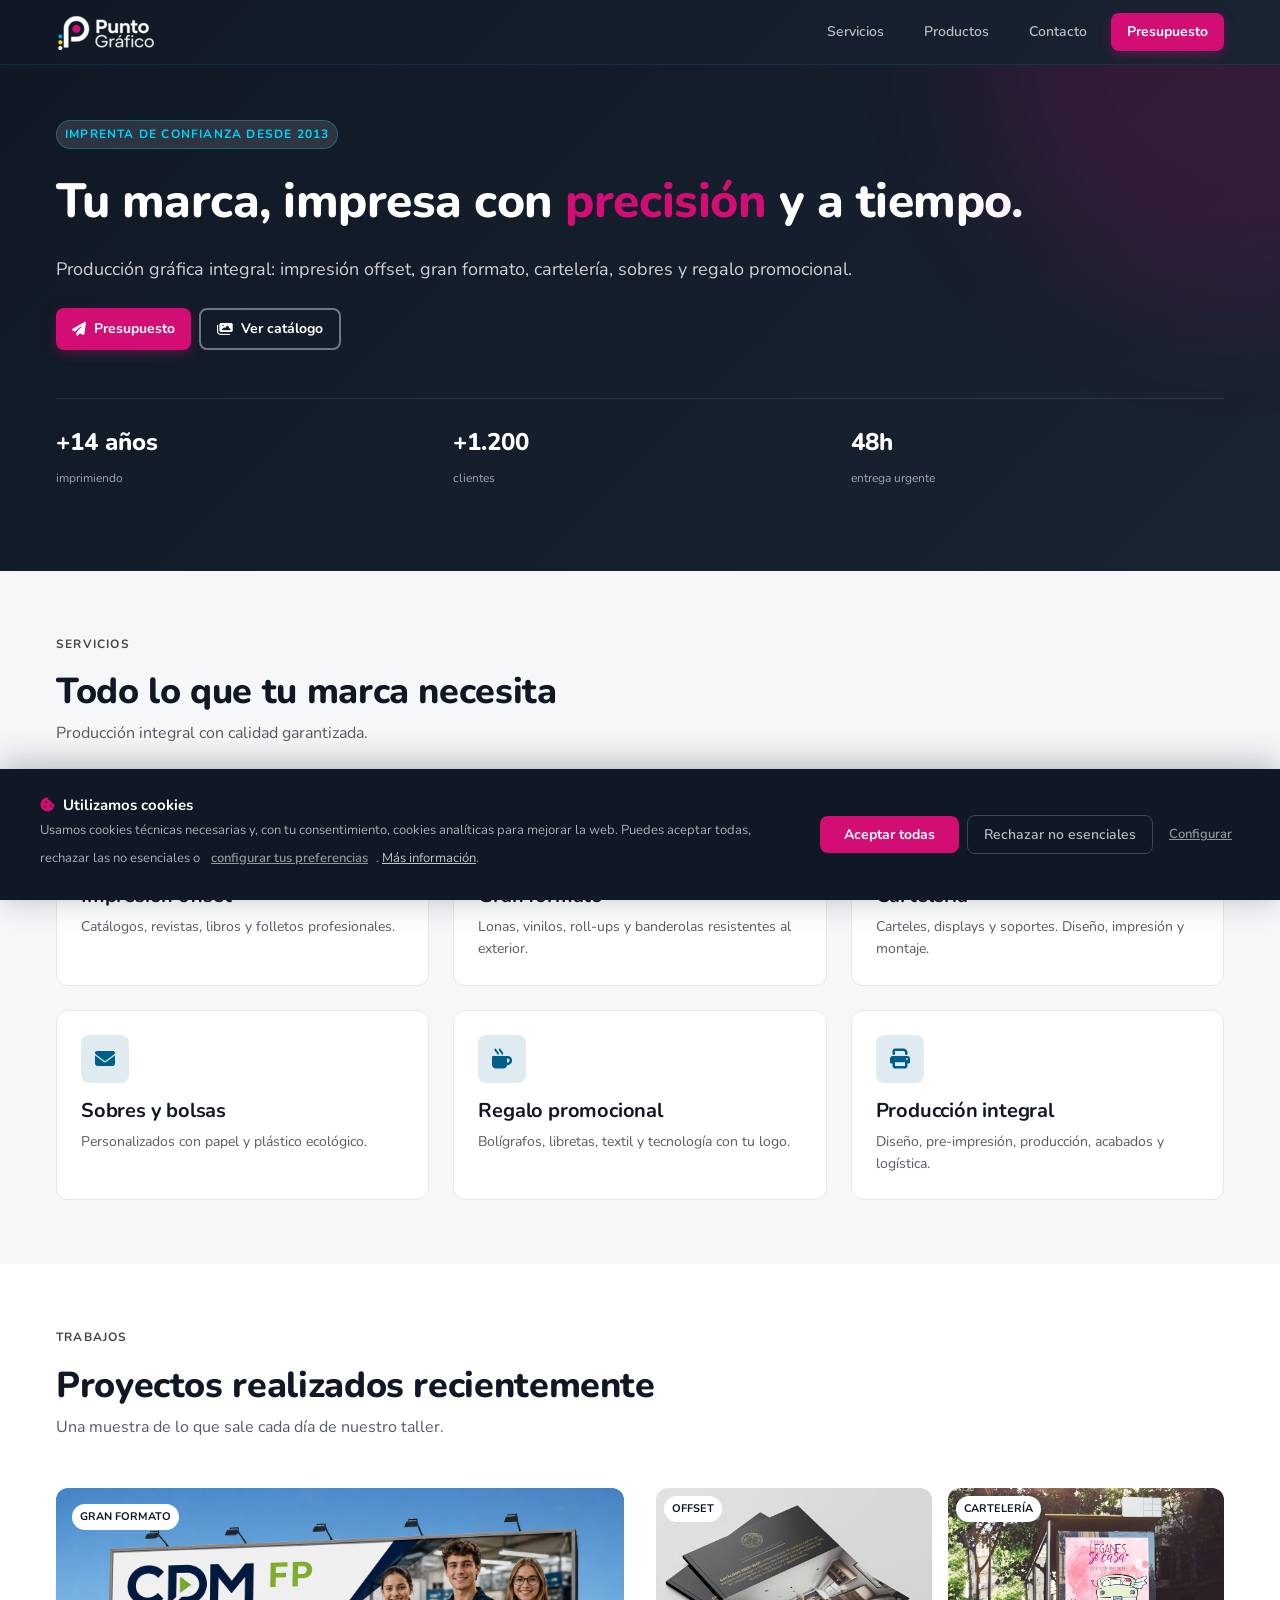
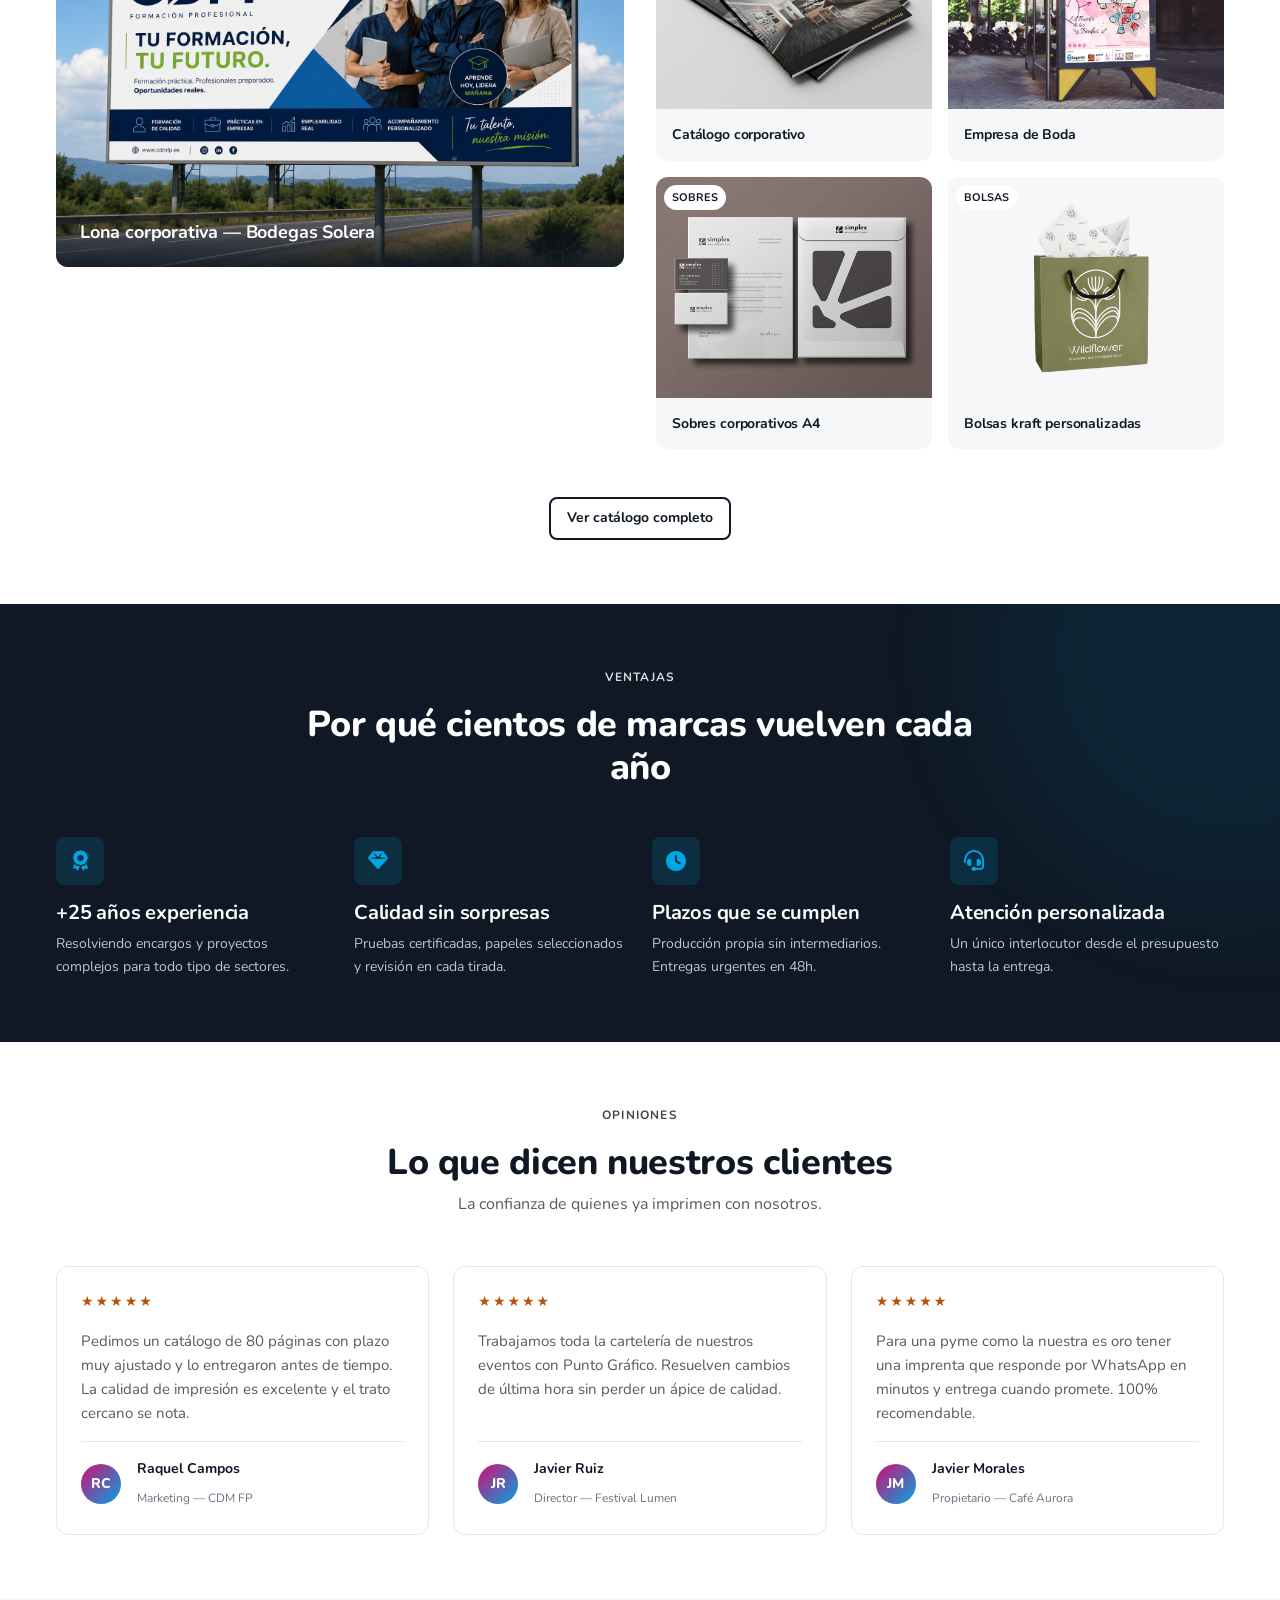
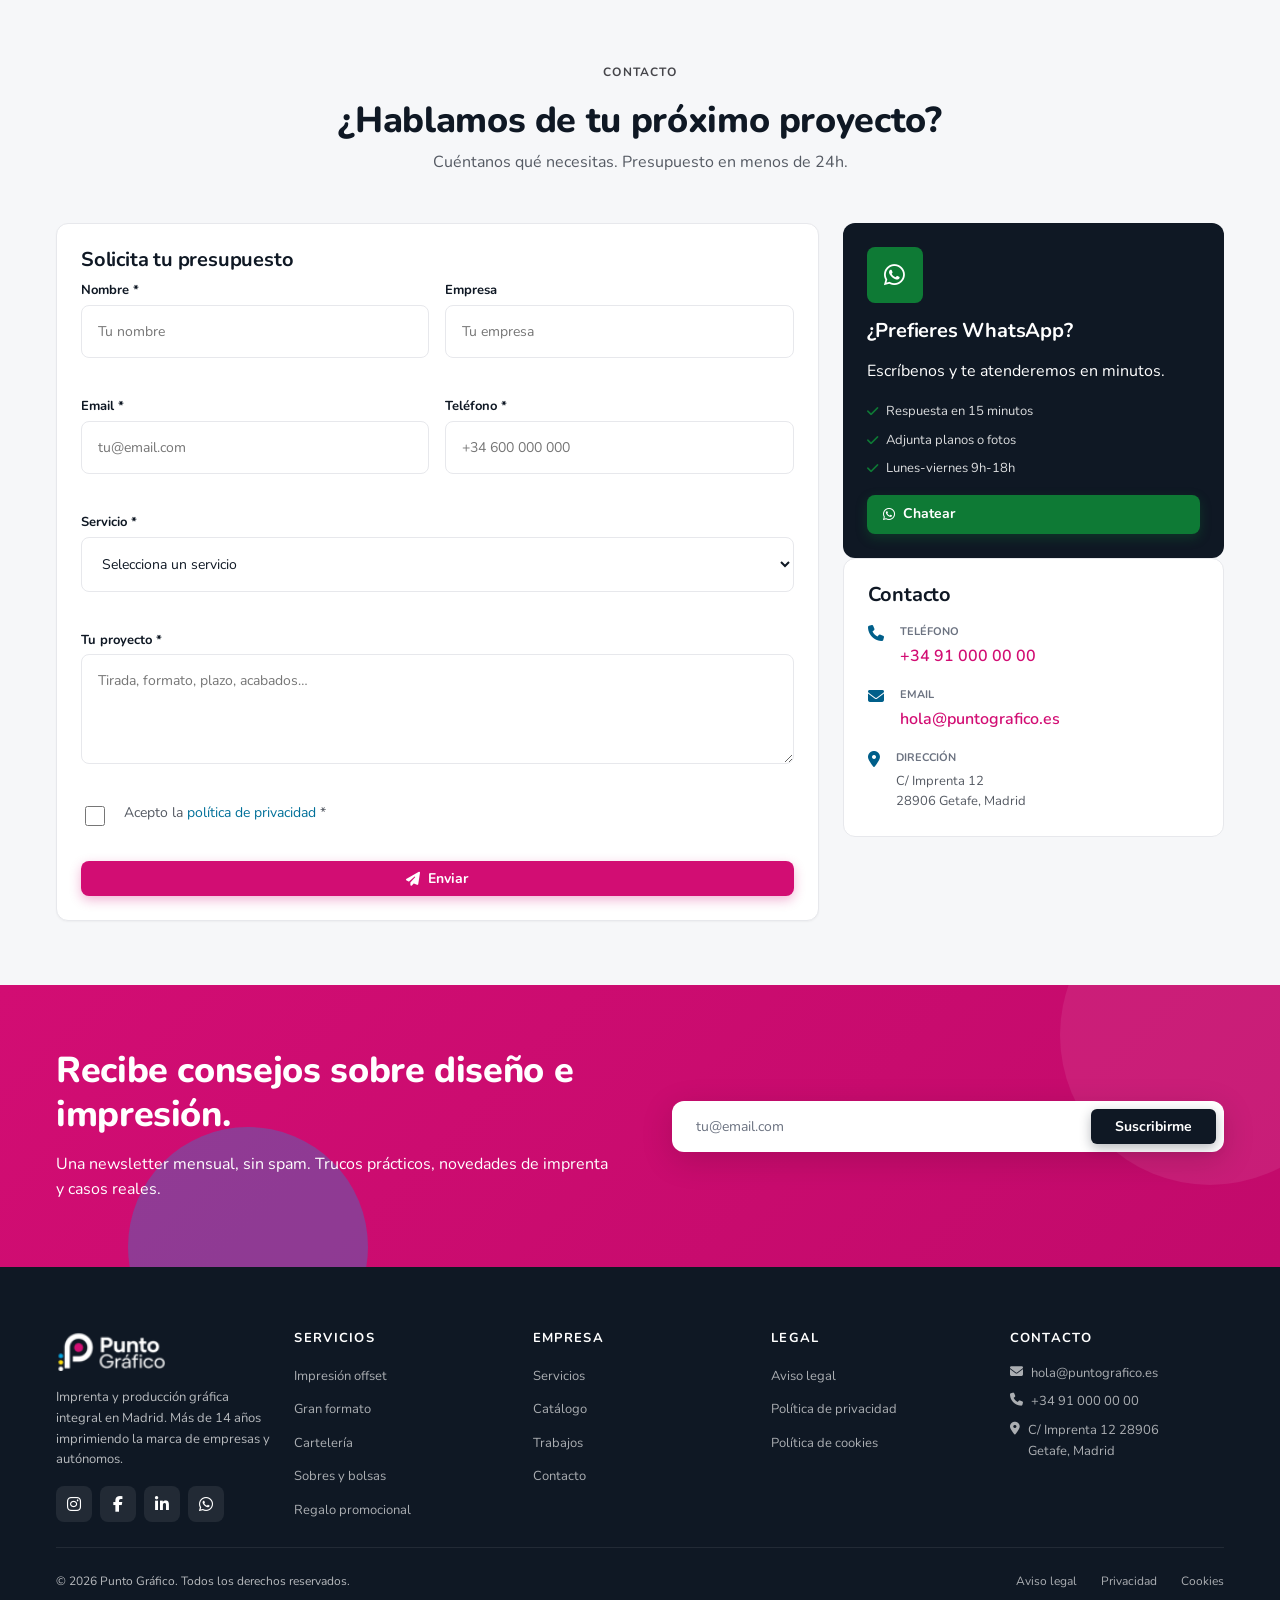
<file: index.html>
<!DOCTYPE html>
<html lang="es">
<head>
    <meta charset="UTF-8">
    <meta name="viewport" content="width=device-width, initial-scale=1.0">
    <title>Punto Gráfico — Imprenta y producción gráfica</title>
    <meta name="description" content="Punto Gráfico: impresión offset, gran formato, cartelería, sobres y bolsas, regalo promocional. +14 años imprimiendo.">
    <link rel="preconnect" href="https://fonts.googleapis.com">
    <link rel="preconnect" href="https://fonts.gstatic.com" crossorigin>
    <link href="https://fonts.googleapis.com/css2?family=Nunito:wght@400;600;700;800&display=swap" rel="stylesheet">
    <link rel="stylesheet" href="https://cdnjs.cloudflare.com/ajax/libs/font-awesome/6.4.0/css/all.min.css">
    <link rel="stylesheet" href="css/styles.css">
    <link rel="stylesheet" href="css/legal.css">
</head>
<body>
    <!-- ───── Navbar ───── -->
    <header class="nav" id="nav">
        <div class="container nav-inner">
            <!-- <a href="#" class="logo">Punto Gráfico</a> -->
            <a href="#" class="logo"><img class="logo-img"  src="img/punto_grafico_white.png" alt="Volver al inicio"></a>
            <button class="nav-toggle" id="nav-toggle" aria-label="Abrir menú" aria-expanded="false">
                <span class="hamburger"></span>
            </button>
            <nav id="nav-menu" class="nav-menu">
                <ul class="nav-links">
                    <li><a href="servicios.html">Servicios</a></li>
                    <li><a href="productos.html">Productos</a></li>
                    <li><a href="contacto.html">Contacto</a></li>
                </ul>
            </nav>
            <a href="contacto.html#contacto-form" class="btn btn-primary">Presupuesto</a>
        </div>
    </header>

    <main>
        <!-- ───── Hero ───── -->
        <section class="hero">
            <div class="container">
                <span class="badge">Imprenta de confianza desde 2013</span>
                <h1>Tu marca, impresa con <span class="accent">precisión</span> y a tiempo.</h1>
                <p class="lead">Producción gráfica integral: impresión offset, gran formato, cartelería, sobres y regalo promocional.</p>
                <div class="hero-cta">
                    <a href="contacto.html#contacto-form" class="btn btn-primary"><i class="fas fa-paper-plane"></i> Presupuesto</a>
                    <a href="productos.html" class="btn btn-secondary"><i class="fas fa-images"></i> Ver catálogo</a>
                </div>
                <div class="hero-stats">
                    <div><strong>+14 años</strong><span>imprimiendo</span></div>
                    <div><strong>+1.200</strong><span>clientes</span></div>
                    <div><strong>48h</strong><span>entrega urgente</span></div>
                </div>
            </div>
        </section>

        <!-- ───── Servicios ───── -->
        <section id="servicios" class="servicios">
            <div class="container">
                <div class="section-head">
                    <span class="eyebrow">Servicios</span>
                    <h2>Todo lo que tu marca necesita</h2>
                    <p>Producción integral con calidad garantizada.</p>
                </div>
                <div class="grid-servicios">
                    <article class="service-card">
                        <div class="service-icon"><i class="fas fa-newspaper"></i></div>
                        <h3>Impresión offset</h3>
                        <p>Catálogos, revistas, libros y folletos profesionales.</p>
                    </article>
                    <article class="service-card">
                        <div class="service-icon"><i class="fas fa-flag"></i></div>
                        <h3>Gran formato</h3>
                        <p>Lonas, vinilos, roll-ups y banderolas resistentes al exterior.</p>
                    </article>
                    <article class="service-card">
                        <div class="service-icon"><i class="fas fa-image"></i></div>
                        <h3>Cartelería</h3>
                        <p>Carteles, displays y soportes. Diseño, impresión y montaje.</p>
                    </article>
                    <article class="service-card">
                        <div class="service-icon"><i class="fas fa-envelope"></i></div>
                        <h3>Sobres y bolsas</h3>
                        <p>Personalizados con papel y plástico ecológico.</p>
                    </article>
                    <article class="service-card">
                        <div class="service-icon"><i class="fas fa-mug-hot"></i></div>
                        <h3>Regalo promocional</h3>
                        <p>Bolígrafos, libretas, textil y tecnología con tu logo.</p>
                    </article>
                    <article class="service-card">
                        <div class="service-icon"><i class="fas fa-print"></i></div>
                        <h3>Producción integral</h3>
                        <p>Diseño, pre-impresión, producción, acabados y logística.</p>
                    </article>
                </div>
            </div>
        </section>

        <!-- ───── Trabajos ───── -->
        <section id="trabajos" class="trabajos">
            <div class="container">
                <div class="section-head">
                    <span class="eyebrow">Trabajos</span>
                    <h2>Proyectos realizados recientemente</h2>
                    <p>Una muestra de lo que sale cada día de nuestro taller.</p>
                </div>
                <div class="proyectos-grid">
                    <article class="proyecto-featured">
                        <img src="img/lona-cdmfp.png" alt="Lona corporativa">
                        <span class="proyecto-tag">Gran formato</span>
                        <h3>Lona corporativa — Bodegas Solera</h3>
                    </article>
                    <div class="proyectos-small">
                        <article class="proyecto-card">
                            <img src="img/catalogo-profesional.jpg" alt="Catálogo">
                            <span class="proyecto-tag">Offset</span>
                            <h3>Catálogo corporativo</h3>
                        </article>
                        <article class="proyecto-card">
                            <img src="img/carteleria-bus.webp" alt="Cartelería">
                            <span class="proyecto-tag">Cartelería</span>
                            <h3>Empresa de Boda</h3>
                        </article>
                        <article class="proyecto-card">
                            <img src="img/bolsa-simplex.jpg" alt="Sobres">
                            <span class="proyecto-tag">Sobres</span>
                            <h3>Sobres corporativos A4</h3>
                        </article>
                        <article class="proyecto-card">
                            <img src="img/bolsa-wildflower.avif" alt="Bolsas">
                            <span class="proyecto-tag">Bolsas</span>
                            <h3>Bolsas kraft personalizadas</h3>
                        </article>
                    </div>
                </div>
                <div class="proyectos-cta">
                    <a href="productos.html" class="btn btn-secondary">Ver catálogo completo</a>
                </div>
            </div>
        </section>

        <!-- ───── Por qué ───── -->
        <section id="por-que" class="por-que">
            <div class="container">
                <div class="section-head section-head-center">
                    <span class="eyebrow">Ventajas</span>
                    <h2>Por qué cientos de marcas vuelven cada año</h2>
                </div>
                <div class="grid-rasgos">
                    <div class="rasgo">
                        <div class="rasgo-icon"><i class="fas fa-award"></i></div>
                        <h3>+25 años experiencia</h3>
                        <p>Resolviendo encargos y proyectos complejos para todo tipo de sectores.</p>
                    </div>
                    <div class="rasgo">
                        <div class="rasgo-icon"><i class="fas fa-gem"></i></div>
                        <h3>Calidad sin sorpresas</h3>
                        <p>Pruebas certificadas, papeles seleccionados y revisión en cada tirada.</p>
                    </div>
                    <div class="rasgo">
                        <div class="rasgo-icon"><i class="fas fa-clock"></i></div>
                        <h3>Plazos que se cumplen</h3>
                        <p>Producción propia sin intermediarios. Entregas urgentes en 48h.</p>
                    </div>
                    <div class="rasgo">
                        <div class="rasgo-icon"><i class="fas fa-headset"></i></div>
                        <h3>Atención personalizada</h3>
                        <p>Un único interlocutor desde el presupuesto hasta la entrega.</p>
                    </div>
                </div>
            </div>
        </section>

        <!-- ───── Reseñas ───── -->
        <section id="resenas" class="resenas">
            <div class="container">
                <div class="section-head section-head-center">
                    <span class="eyebrow">Opiniones</span>
                    <h2>Lo que dicen nuestros clientes</h2>
                    <p>La confianza de quienes ya imprimen con nosotros.</p>
                </div>
                <div class="testimonios-grid">
                    <article class="testimonio">
                        <div class="stars">★★★★★</div>
                        <p class="testimonio-text">Pedimos un catálogo de 80 páginas con plazo muy ajustado y lo entregaron antes de tiempo. La calidad de impresión es excelente y el trato cercano se nota.</p>
                        <div class="testimonio-autor">
                            <div class="avatar">RC</div>
                            <div>
                                <strong>Raquel Campos</strong>
                                <span>Marketing — CDM FP</span>
                            </div>
                        </div>
                    </article>

                    <article class="testimonio">
                        <div class="stars">★★★★★</div>
                        <p class="testimonio-text">Trabajamos toda la cartelería de nuestros eventos con Punto Gráfico. Resuelven cambios de última hora sin perder un ápice de calidad.</p>
                        <div class="testimonio-autor">
                            <div class="avatar">JR</div>
                            <div>
                                <strong>Javier Ruiz</strong>
                                <span>Director — Festival Lumen</span>
                            </div>
                        </div>
                    </article>

                    <article class="testimonio">
                        <div class="stars">★★★★★</div>
                        <p class="testimonio-text">Para una pyme como la nuestra es oro tener una imprenta que responde por WhatsApp en minutos y entrega cuando promete. 100% recomendable.</p>
                        <div class="testimonio-autor">
                            <div class="avatar">JM</div>
                            <div>
                                <strong>Javier Morales</strong>
                                <span>Propietario — Café Aurora</span>
                            </div>
                        </div>
                    </article>
                </div>
            </div>
        </section>

        <!-- ───── Contacto ───── -->
        <section id="contacto" class="contacto">
            <div class="container">
                <div class="section-head section-head-center">
                    <span class="eyebrow">Contacto</span>
                    <h2>¿Hablamos de tu próximo proyecto?</h2>
                    <p>Cuéntanos qué necesitas. Presupuesto en menos de 24h.</p>
                </div>
                <div class="contacto-grid">
                    <form class="form-card" id="contacto-form" novalidate>
                        <h3>Solicita tu presupuesto</h3>
                        <div class="form-row">
                            <div class="form-field">
                                <label for="nombre">Nombre *</label>
                                <input type="text" id="nombre" name="nombre" placeholder="Tu nombre" required>
                                <span class="error-message" id="error-nombre" role="alert"></span>
                            </div>
                            <div class="form-field">
                                <label for="empresa">Empresa</label>
                                <input type="text" id="empresa" name="empresa" placeholder="Tu empresa">
                            </div>
                        </div>
                        <div class="form-row">
                            <div class="form-field">
                                <label for="email">Email *</label>
                                <input type="email" id="email" name="email" placeholder="tu@email.com" required>
                                <span class="error-message" id="error-email" role="alert"></span>
                            </div>
                            <div class="form-field">
                                <label for="telefono">Teléfono *</label>
                                <input type="tel" id="telefono" name="telefono" placeholder="+34 600 000 000" required>
                                <span class="error-message" id="error-telefono" role="alert"></span>
                            </div>
                        </div>
                        <div class="form-field">
                            <label for="servicio">Servicio *</label>
                            <select id="servicio" name="servicio" required>
                                <option value="">Selecciona un servicio</option>
                                <option value="offset">Impresión offset</option>
                                <option value="gran-formato">Gran formato</option>
                                <option value="carteleria">Cartelería</option>
                                <option value="sobres">Sobres y bolsas</option>
                                <option value="promo">Regalo promocional</option>
                                <option value="integral">Producción integral</option>
                                <option value="otro">Otro</option>
                            </select>
                            <span class="error-message" id="error-servicio" role="alert"></span>
                        </div>
                        <div class="form-field">
                            <label for="mensaje">Tu proyecto *</label>
                            <textarea id="mensaje" name="mensaje" placeholder="Tirada, formato, plazo, acabados…" rows="4" required></textarea>
                            <span class="error-message" id="error-mensaje" role="alert"></span>
                        </div>
                        <div class="form-field checkbox">
                            <input type="checkbox" id="privacidad" name="privacidad" required>
                            <label for="privacidad">Acepto la <a href="politica-privacidad.html" target="_blank">política de privacidad</a> *</label>
                            <span class="error-message" id="error-privacidad" role="alert"></span>
                        </div>
                        <button type="submit" class="btn btn-primary"><i class="fas fa-paper-plane"></i> Enviar</button>
                        <div class="form-success hidden" role="status" aria-live="polite">
                            <i class="fas fa-check-circle"></i>
                            <p>¡Gracias! Te contactaremos en breve.</p>
                        </div>
                    </form>
                    <aside class="contacto-lateral">
                        <div class="whatsapp-card">
                            <div class="whatsapp-icon"><i class="fab fa-whatsapp"></i></div>
                            <h3>¿Prefieres WhatsApp?</h3>
                            <p>Escríbenos y te atenderemos en minutos.</p>
                            <ul class="wa-benefits">
                                <li><i class="fas fa-check"></i> Respuesta en 15 minutos</li>
                                <li><i class="fas fa-check"></i> Adjunta planos o fotos</li>
                                <li><i class="fas fa-check"></i> Lunes-viernes 9h-18h</li>
                            </ul>
                            <a href="https://wa.me/34600000000" target="_blank" class="btn btn-whatsapp">
                                <i class="fab fa-whatsapp"></i> Chatear
                            </a>
                        </div>
                        <div class="info-card">
                            <h3>Contacto</h3>
                            <ul class="info-list">
                                <li>
                                    <i class="fas fa-phone"></i>
                                    <div>
                                        <span class="label">Teléfono</span>
                                        <a href="tel:+34910000000">+34 91 000 00 00</a>
                                    </div>
                                </li>
                                <li>
                                    <i class="fas fa-envelope"></i>
                                    <div>
                                        <span class="label">Email</span>
                                        <a href="mailto:hola@puntografico.es">hola@puntografico.es</a>
                                    </div>
                                </li>
                                <li>
                                    <i class="fas fa-map-marker-alt"></i>
                                    <div>
                                        <span class="label">Dirección</span>
                                        <p>C/ Imprenta 12<br>28906 Getafe, Madrid</p>
                                    </div>
                                </li>
                            </ul>
                        </div>
                    </aside>
                </div>
            </div>
        </section>

        <!-- ───── Newsletter ───── -->
        <section class="newsletter">
            <div class="container">
                <div class="newsletter-content">
                    <div>
                        <h2>Recibe consejos sobre diseño e impresión.</h2>
                        <p>Una newsletter mensual, sin spam. Trucos prácticos, novedades de imprenta y casos reales.</p>
                    </div>
                    <form class="newsletter-form">
                        <label for="newsletter-email" class="sr-only">Tu dirección de email</label>
                        <input type="email" id="newsletter-email" placeholder="tu@email.com" required>
                        <button type="submit" class="btn btn-dark">Suscribirme</button>
                    </form>
                </div>
            </div>
        </section>
    </main>

    <!-- ───── Footer ───── -->
    <footer class="footer">
        <div class="container">
            <div class="footer-grid">
                <div class="footer-brand">
                    <img class="footer-logo" src="img/punto_grafico_white.png" alt="Punto Gráfico">
                    <p>Imprenta y producción gráfica integral en Madrid. Más de 14 años imprimiendo la marca de empresas y autónomos.</p>
                    <div class="socials">
                        <a href="#" aria-label="Instagram"><i class="fab fa-instagram"></i></a>
                        <a href="#" aria-label="Facebook"><i class="fab fa-facebook-f"></i></a>
                        <a href="#" aria-label="LinkedIn"><i class="fab fa-linkedin-in"></i></a>
                        <a href="#" aria-label="WhatsApp"><i class="fab fa-whatsapp"></i></a>
                    </div>
                </div>
                <div>
                    <h4>SERVICIOS</h4>
                    <ul class="footer-links">
                        <li><a href="servicios.html">Impresión offset</a></li>
                        <li><a href="servicios.html">Gran formato</a></li>
                        <li><a href="servicios.html">Cartelería</a></li>
                        <li><a href="servicios.html">Sobres y bolsas</a></li>
                        <li><a href="servicios.html">Regalo promocional</a></li>
                    </ul>
                </div>
                <div>
                    <h4>EMPRESA</h4>
                    <ul class="footer-links">
                        <li><a href="servicios.html">Servicios</a></li>
                        <li><a href="productos.html">Catálogo</a></li>
                        <li><a href="index.html#trabajos">Trabajos</a></li>
                        <li><a href="contacto.html">Contacto</a></li>
                    </ul>
                </div>
                <div>
                    <h4>LEGAL</h4>
                    <ul class="footer-links">
                        <li><a href="aviso-legal.html">Aviso legal</a></li>
                        <li><a href="politica-privacidad.html">Política de privacidad</a></li>
                        <li><a href="cookies.html">Política de cookies</a></li>
                    </ul>
                </div>
                <div>
                    <h4>CONTACTO</h4>
                    <ul class="footer-contact">
                        <li><a href="mailto:hola@puntografico.es"><i class="fas fa-envelope"></i> hola@puntografico.es</a></li>
                        <li><a href="tel:+34910000000"><i class="fas fa-phone"></i> +34 91 000 00 00</a></li>
                        <li><span><i class="fas fa-map-marker-alt"></i> C/ Imprenta 12 28906<br>Getafe, Madrid</span></li>
                    </ul>
                </div>
            </div>
            <div class="footer-bottom">
                <p>&copy; 2026 Punto Gráfico. Todos los derechos reservados.</p>
                <div class="footer-legal">
                    <a href="aviso-legal.html">Aviso legal</a>
                    <a href="politica-privacidad.html">Privacidad</a>
                    <a href="cookies.html">Cookies</a>
                </div>
            </div>
        </div>
    </footer>

    <a href="https://wa.me/34600000000" target="_blank" class="float-whatsapp" aria-label="WhatsApp">
        <i class="fab fa-whatsapp"></i>
    </a>

    <script src="js/main.js"></script>
    <script src="js/cookies.js"></script>
</body>
</html>
</file>
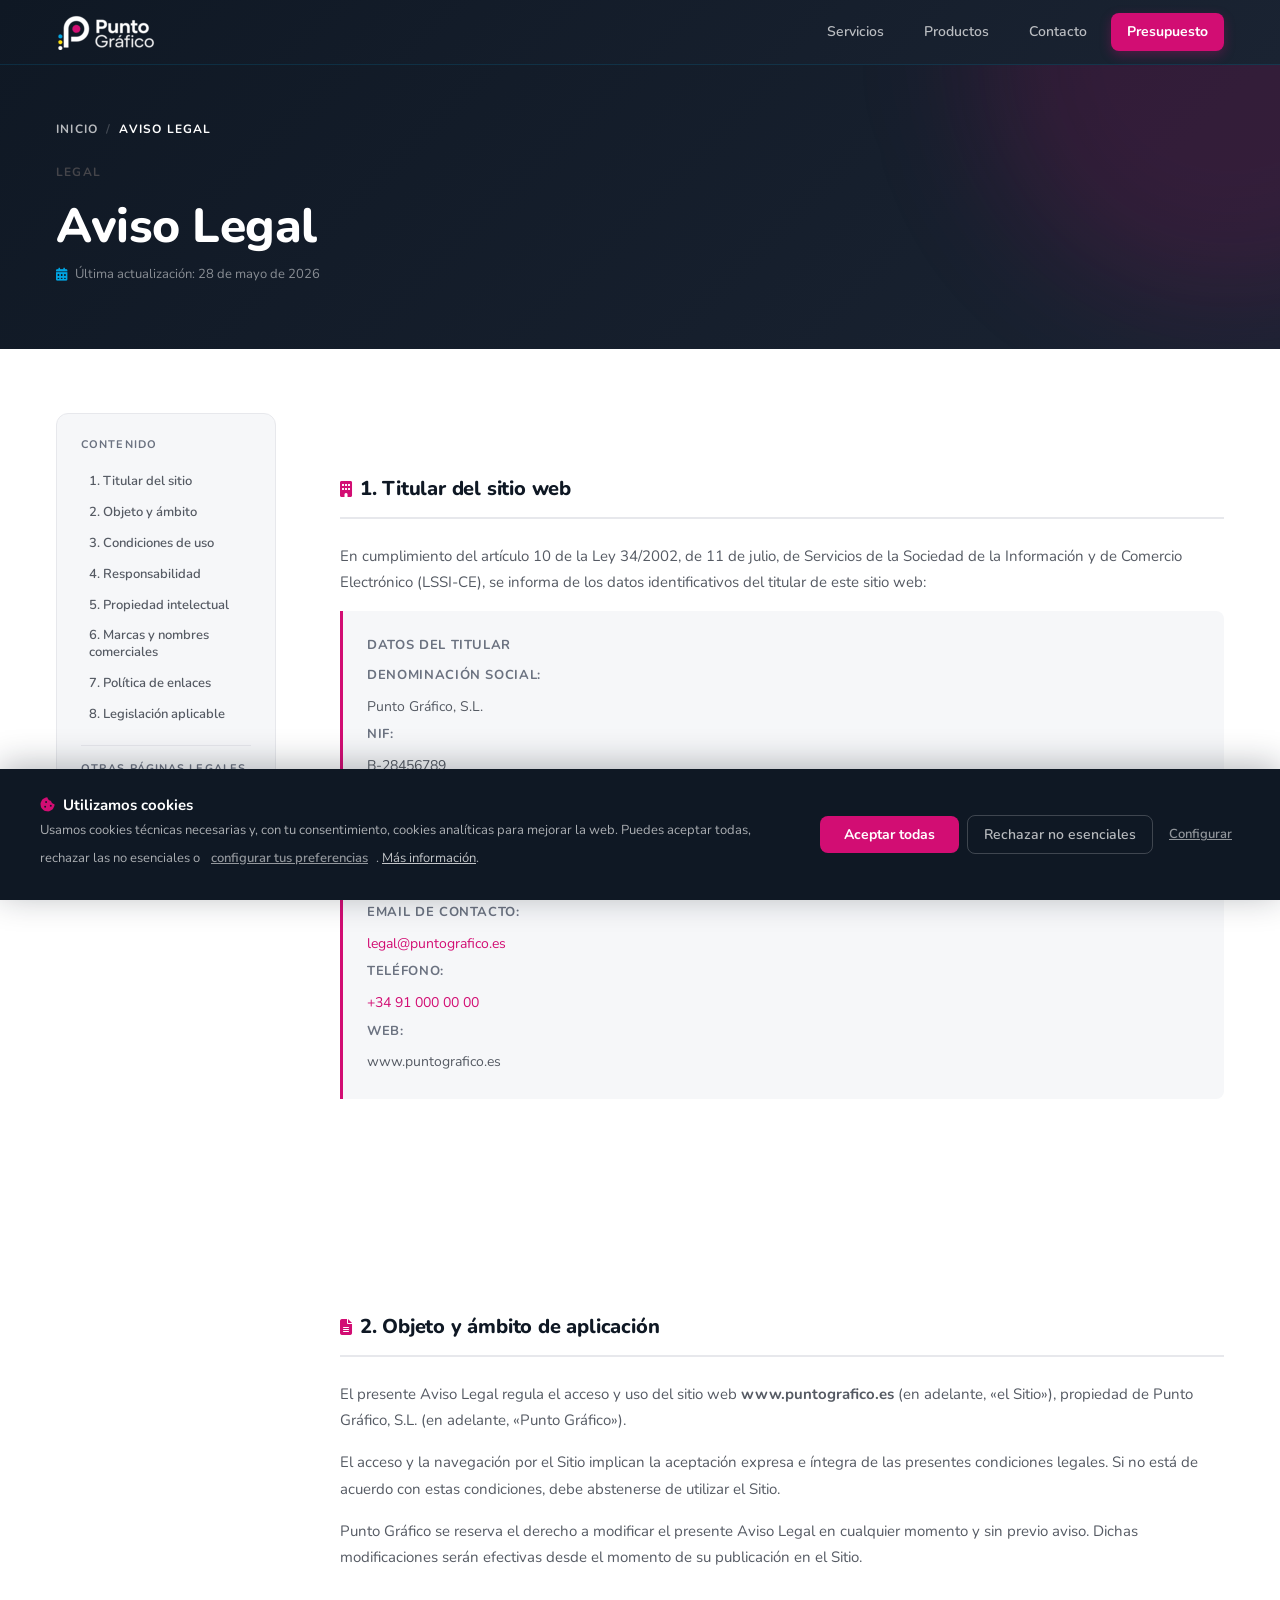
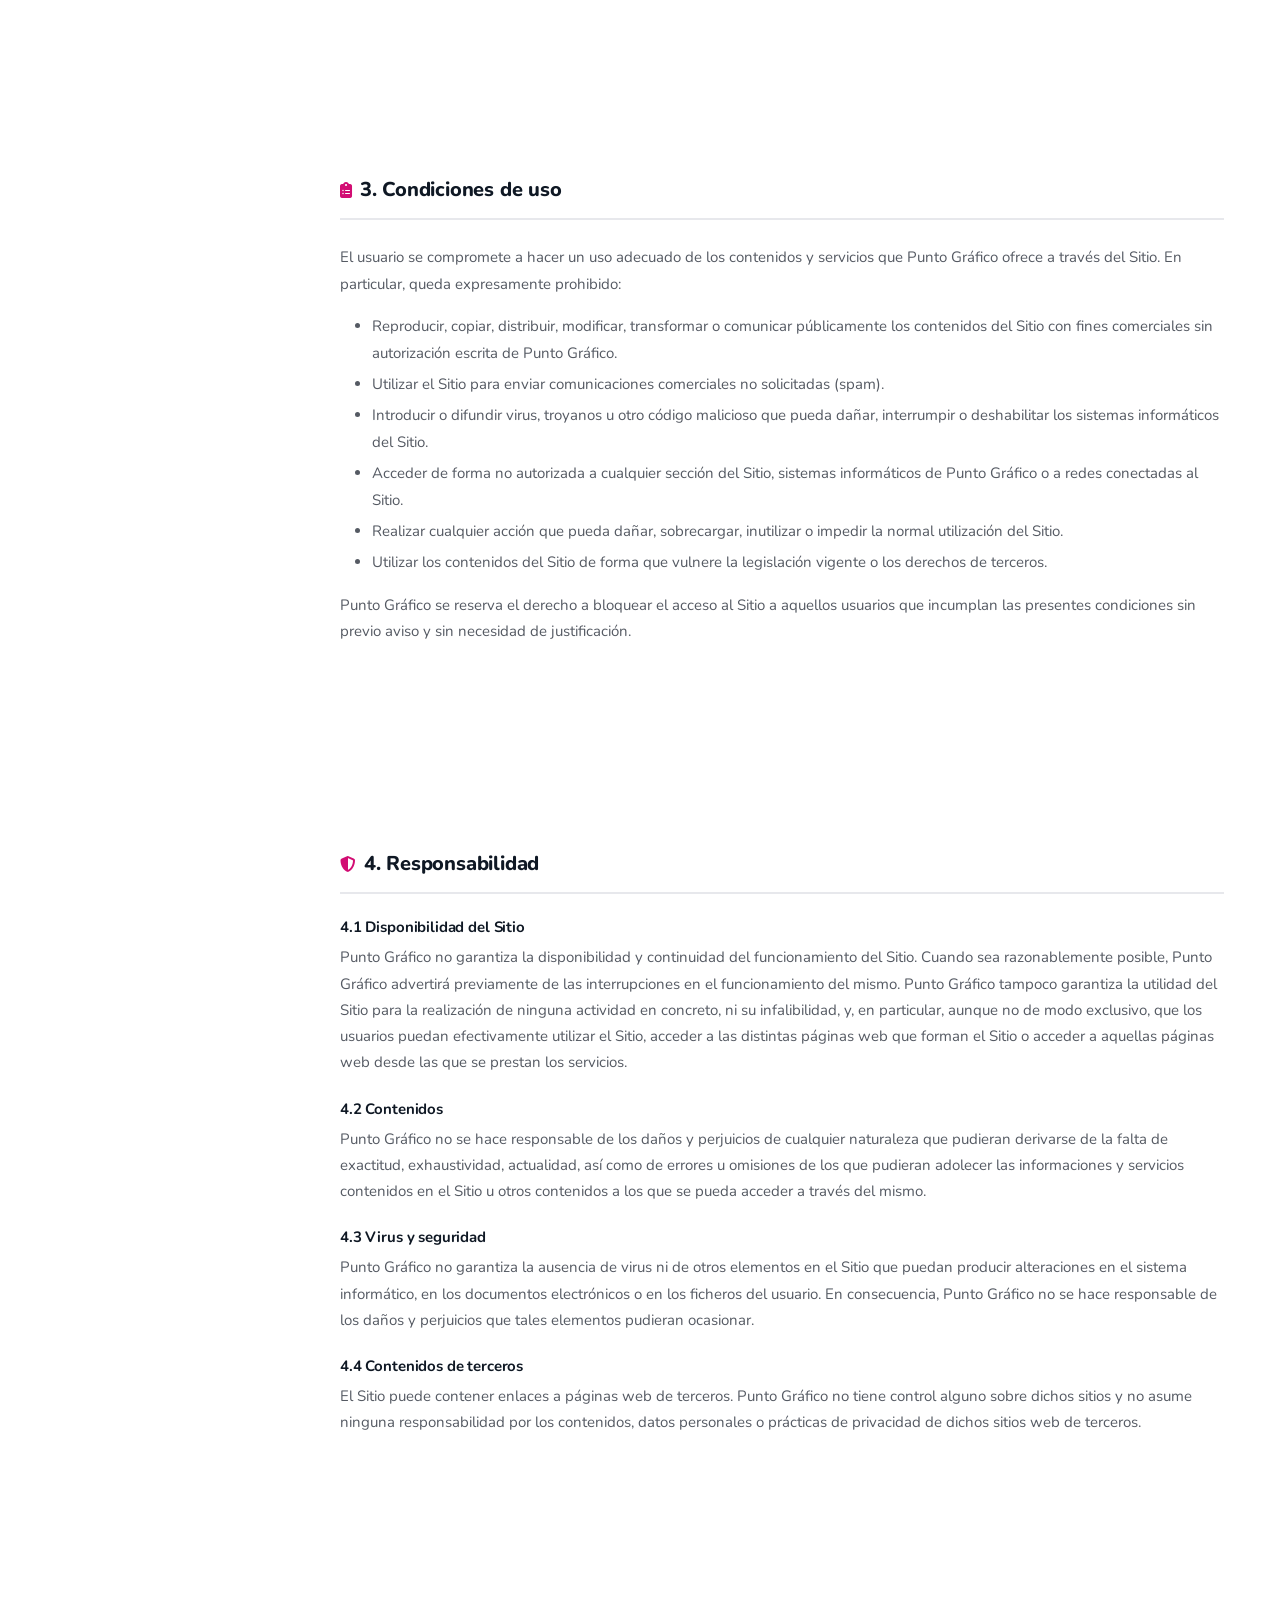
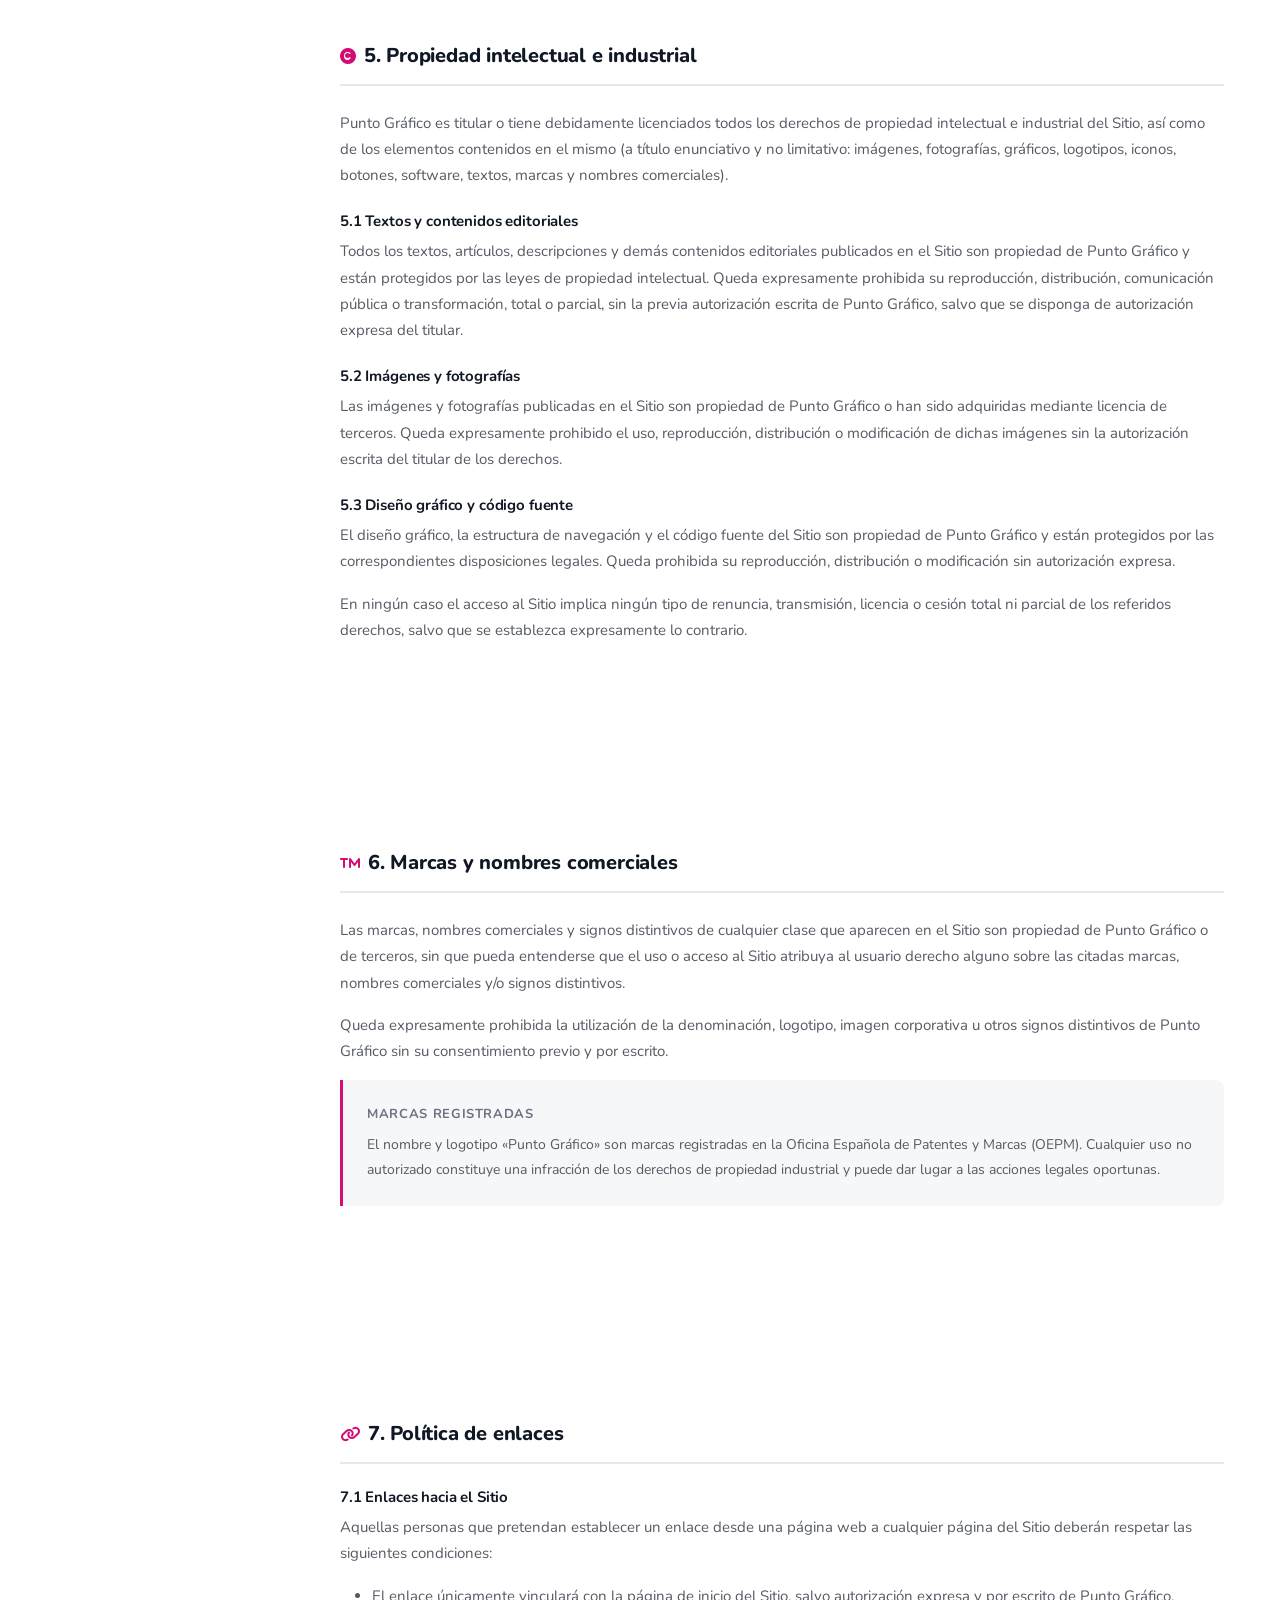
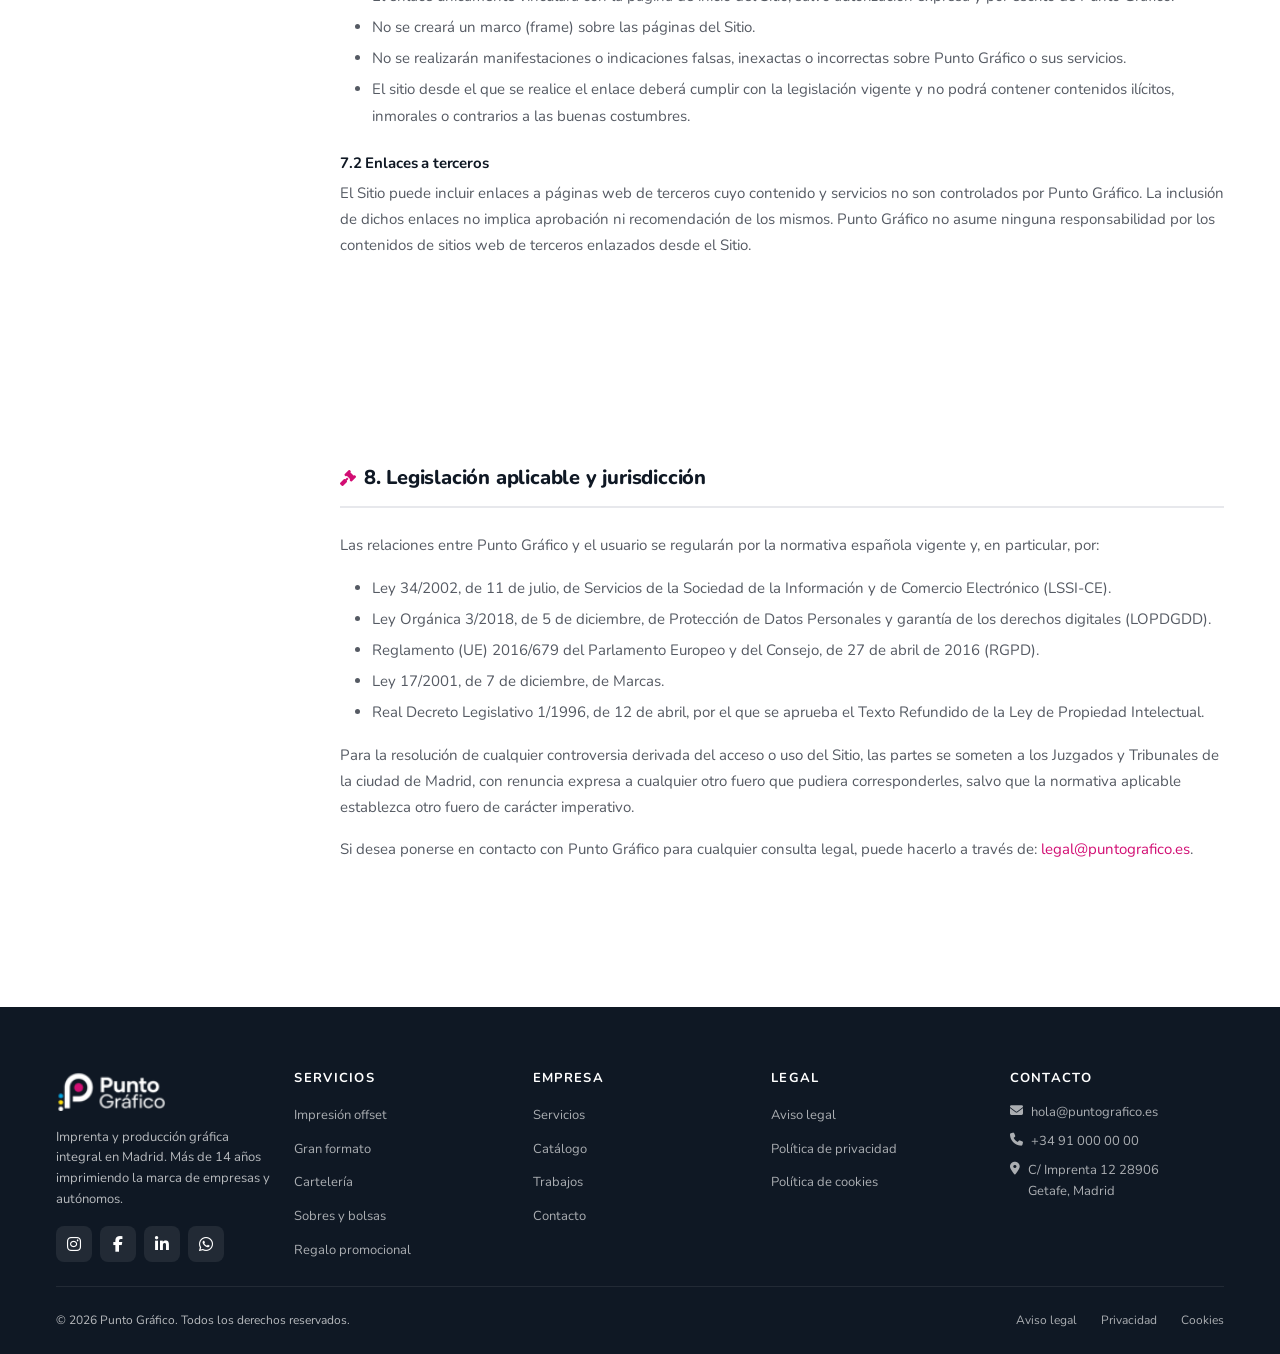
<file: aviso-legal.html>
<!DOCTYPE html>
<html lang="es">
<head>
    <meta charset="UTF-8">
    <meta name="viewport" content="width=device-width, initial-scale=1.0">
    <title>Aviso Legal — Punto Gráfico</title>
    <meta name="description" content="Aviso legal de Punto Gráfico, S.L.: titular del sitio, condiciones de uso, propiedad intelectual e industrial.">
    <meta name="robots" content="noindex, follow">
    <link rel="preconnect" href="https://fonts.googleapis.com">
    <link rel="preconnect" href="https://fonts.gstatic.com" crossorigin>
    <link href="https://fonts.googleapis.com/css2?family=Nunito:wght@400;600;700;800&display=swap" rel="stylesheet">
    <link rel="stylesheet" href="https://cdnjs.cloudflare.com/ajax/libs/font-awesome/6.4.0/css/all.min.css">
    <link rel="stylesheet" href="css/styles.css">
    <link rel="stylesheet" href="css/legal.css">
</head>
<body>

    <!-- ───── Navbar ───── -->
    <header class="nav" id="nav">
        <div class="container nav-inner">
            <a href="index.html" class="logo"><img class="logo-img" src="img/punto_grafico_white.png" alt="Volver al inicio"></a>
            <button class="nav-toggle" id="nav-toggle" aria-label="Abrir menú" aria-expanded="false">
                <span class="hamburger"></span>
            </button>
            <nav id="nav-menu" class="nav-menu">
                <ul class="nav-links">
                    <li><a href="servicios.html">Servicios</a></li>
                    <li><a href="productos.html">Productos</a></li>
                    <li><a href="contacto.html">Contacto</a></li>
                </ul>
            </nav>
            <a href="contacto.html#contacto-form" class="btn btn-primary">Presupuesto</a>
        </div>
    </header>

    <!-- ───── Hero ───── -->
    <section class="legal-hero">
        <div class="container">
            <nav class="breadcrumb" aria-label="Ruta de navegación">
                <a href="index.html">Inicio</a>
                <span class="sep">/</span>
                <span>Aviso legal</span>
            </nav>
            <span class="eyebrow">Legal</span>
            <h1>Aviso Legal</h1>
            <div class="legal-updated">
                <i class="fas fa-calendar-alt"></i>
                <span>Última actualización: 28 de mayo de 2026</span>
            </div>
        </div>
    </section>

    <!-- ───── Content ───── -->
    <div class="legal-body">
        <div class="container">
            <div class="legal-layout">

                <!-- Sidebar -->
                <aside class="legal-sidebar">
                    <nav class="legal-nav" aria-label="Secciones del aviso legal">
                        <h4>Contenido</h4>
                        <ul>
                            <li><a href="#titular">1. Titular del sitio</a></li>
                            <li><a href="#objeto">2. Objeto y ámbito</a></li>
                            <li><a href="#condiciones-uso">3. Condiciones de uso</a></li>
                            <li><a href="#responsabilidad">4. Responsabilidad</a></li>
                            <li><a href="#propiedad-intelectual">5. Propiedad intelectual</a></li>
                            <li><a href="#marcas">6. Marcas y nombres comerciales</a></li>
                            <li><a href="#enlaces">7. Política de enlaces</a></li>
                            <li><a href="#legislacion">8. Legislación aplicable</a></li>
                        </ul>
                        <hr class="legal-divider">
                        <div class="legal-nav-pages">
                            <h4>Otras páginas legales</h4>
                            <ul>
                                <li><a href="politica-privacidad.html">Política de privacidad</a></li>
                                <li><a href="cookies.html">Política de cookies</a></li>
                            </ul>
                        </div>
                    </nav>
                </aside>

                <!-- Main content -->
                <main class="legal-content">

                    <!-- 1. Titular -->
                    <section class="legal-section" id="titular">
                        <h2><i class="fas fa-building"></i> 1. Titular del sitio web</h2>
                        <p>En cumplimiento del artículo 10 de la Ley 34/2002, de 11 de julio, de Servicios de la Sociedad de la Información y de Comercio Electrónico (LSSI-CE), se informa de los datos identificativos del titular de este sitio web:</p>
                        <div class="legal-infobox">
                            <strong>Datos del titular</strong>
                            <p><strong>Denominación social:</strong> Punto Gráfico, S.L.</p>
                            <p><strong>NIF:</strong> B-28456789</p>
                            <p><strong>Domicilio social:</strong> C/ Imprenta 12, 28906 Getafe, Madrid (España)</p>
                            <p><strong>Inscripción registral:</strong> Registro Mercantil de Madrid, Tomo 45678, Folio 123, Hoja M-456789</p>
                            <p><strong>Email de contacto:</strong> <a href="mailto:legal@puntografico.es">legal@puntografico.es</a></p>
                            <p><strong>Teléfono:</strong> <a href="tel:+34910000000">+34 91 000 00 00</a></p>
                            <p><strong>Web:</strong> www.puntografico.es</p>
                        </div>
                    </section>

                    <!-- 2. Objeto -->
                    <section class="legal-section" id="objeto">
                        <h2><i class="fas fa-file-alt"></i> 2. Objeto y ámbito de aplicación</h2>
                        <p>El presente Aviso Legal regula el acceso y uso del sitio web <strong>www.puntografico.es</strong> (en adelante, «el Sitio»), propiedad de Punto Gráfico, S.L. (en adelante, «Punto Gráfico»).</p>
                        <p>El acceso y la navegación por el Sitio implican la aceptación expresa e íntegra de las presentes condiciones legales. Si no está de acuerdo con estas condiciones, debe abstenerse de utilizar el Sitio.</p>
                        <p>Punto Gráfico se reserva el derecho a modificar el presente Aviso Legal en cualquier momento y sin previo aviso. Dichas modificaciones serán efectivas desde el momento de su publicación en el Sitio.</p>
                    </section>

                    <!-- 3. Condiciones de uso -->
                    <section class="legal-section" id="condiciones-uso">
                        <h2><i class="fas fa-clipboard-list"></i> 3. Condiciones de uso</h2>
                        <p>El usuario se compromete a hacer un uso adecuado de los contenidos y servicios que Punto Gráfico ofrece a través del Sitio. En particular, queda expresamente prohibido:</p>
                        <ul>
                            <li>Reproducir, copiar, distribuir, modificar, transformar o comunicar públicamente los contenidos del Sitio con fines comerciales sin autorización escrita de Punto Gráfico.</li>
                            <li>Utilizar el Sitio para enviar comunicaciones comerciales no solicitadas (spam).</li>
                            <li>Introducir o difundir virus, troyanos u otro código malicioso que pueda dañar, interrumpir o deshabilitar los sistemas informáticos del Sitio.</li>
                            <li>Acceder de forma no autorizada a cualquier sección del Sitio, sistemas informáticos de Punto Gráfico o a redes conectadas al Sitio.</li>
                            <li>Realizar cualquier acción que pueda dañar, sobrecargar, inutilizar o impedir la normal utilización del Sitio.</li>
                            <li>Utilizar los contenidos del Sitio de forma que vulnere la legislación vigente o los derechos de terceros.</li>
                        </ul>
                        <p>Punto Gráfico se reserva el derecho a bloquear el acceso al Sitio a aquellos usuarios que incumplan las presentes condiciones sin previo aviso y sin necesidad de justificación.</p>
                    </section>

                    <!-- 4. Responsabilidad -->
                    <section class="legal-section" id="responsabilidad">
                        <h2><i class="fas fa-shield-alt"></i> 4. Responsabilidad</h2>
                        <h3>4.1 Disponibilidad del Sitio</h3>
                        <p>Punto Gráfico no garantiza la disponibilidad y continuidad del funcionamiento del Sitio. Cuando sea razonablemente posible, Punto Gráfico advertirá previamente de las interrupciones en el funcionamiento del mismo. Punto Gráfico tampoco garantiza la utilidad del Sitio para la realización de ninguna actividad en concreto, ni su infalibilidad, y, en particular, aunque no de modo exclusivo, que los usuarios puedan efectivamente utilizar el Sitio, acceder a las distintas páginas web que forman el Sitio o acceder a aquellas páginas web desde las que se prestan los servicios.</p>
                        <h3>4.2 Contenidos</h3>
                        <p>Punto Gráfico no se hace responsable de los daños y perjuicios de cualquier naturaleza que pudieran derivarse de la falta de exactitud, exhaustividad, actualidad, así como de errores u omisiones de los que pudieran adolecer las informaciones y servicios contenidos en el Sitio u otros contenidos a los que se pueda acceder a través del mismo.</p>
                        <h3>4.3 Virus y seguridad</h3>
                        <p>Punto Gráfico no garantiza la ausencia de virus ni de otros elementos en el Sitio que puedan producir alteraciones en el sistema informático, en los documentos electrónicos o en los ficheros del usuario. En consecuencia, Punto Gráfico no se hace responsable de los daños y perjuicios que tales elementos pudieran ocasionar.</p>
                        <h3>4.4 Contenidos de terceros</h3>
                        <p>El Sitio puede contener enlaces a páginas web de terceros. Punto Gráfico no tiene control alguno sobre dichos sitios y no asume ninguna responsabilidad por los contenidos, datos personales o prácticas de privacidad de dichos sitios web de terceros.</p>
                    </section>

                    <!-- 5. Propiedad intelectual -->
                    <section class="legal-section" id="propiedad-intelectual">
                        <h2><i class="fas fa-copyright"></i> 5. Propiedad intelectual e industrial</h2>
                        <p>Punto Gráfico es titular o tiene debidamente licenciados todos los derechos de propiedad intelectual e industrial del Sitio, así como de los elementos contenidos en el mismo (a título enunciativo y no limitativo: imágenes, fotografías, gráficos, logotipos, iconos, botones, software, textos, marcas y nombres comerciales).</p>
                        <h3>5.1 Textos y contenidos editoriales</h3>
                        <p>Todos los textos, artículos, descripciones y demás contenidos editoriales publicados en el Sitio son propiedad de Punto Gráfico y están protegidos por las leyes de propiedad intelectual. Queda expresamente prohibida su reproducción, distribución, comunicación pública o transformación, total o parcial, sin la previa autorización escrita de Punto Gráfico, salvo que se disponga de autorización expresa del titular.</p>
                        <h3>5.2 Imágenes y fotografías</h3>
                        <p>Las imágenes y fotografías publicadas en el Sitio son propiedad de Punto Gráfico o han sido adquiridas mediante licencia de terceros. Queda expresamente prohibido el uso, reproducción, distribución o modificación de dichas imágenes sin la autorización escrita del titular de los derechos.</p>
                        <h3>5.3 Diseño gráfico y código fuente</h3>
                        <p>El diseño gráfico, la estructura de navegación y el código fuente del Sitio son propiedad de Punto Gráfico y están protegidos por las correspondientes disposiciones legales. Queda prohibida su reproducción, distribución o modificación sin autorización expresa.</p>
                        <p>En ningún caso el acceso al Sitio implica ningún tipo de renuncia, transmisión, licencia o cesión total ni parcial de los referidos derechos, salvo que se establezca expresamente lo contrario.</p>
                    </section>

                    <!-- 6. Marcas -->
                    <section class="legal-section" id="marcas">
                        <h2><i class="fas fa-trademark"></i> 6. Marcas y nombres comerciales</h2>
                        <p>Las marcas, nombres comerciales y signos distintivos de cualquier clase que aparecen en el Sitio son propiedad de Punto Gráfico o de terceros, sin que pueda entenderse que el uso o acceso al Sitio atribuya al usuario derecho alguno sobre las citadas marcas, nombres comerciales y/o signos distintivos.</p>
                        <p>Queda expresamente prohibida la utilización de la denominación, logotipo, imagen corporativa u otros signos distintivos de Punto Gráfico sin su consentimiento previo y por escrito.</p>
                        <div class="legal-infobox">
                            <strong>Marcas registradas</strong>
                            <p>El nombre y logotipo «Punto Gráfico» son marcas registradas en la Oficina Española de Patentes y Marcas (OEPM). Cualquier uso no autorizado constituye una infracción de los derechos de propiedad industrial y puede dar lugar a las acciones legales oportunas.</p>
                        </div>
                    </section>

                    <!-- 7. Enlaces -->
                    <section class="legal-section" id="enlaces">
                        <h2><i class="fas fa-link"></i> 7. Política de enlaces</h2>
                        <h3>7.1 Enlaces hacia el Sitio</h3>
                        <p>Aquellas personas que pretendan establecer un enlace desde una página web a cualquier página del Sitio deberán respetar las siguientes condiciones:</p>
                        <ul>
                            <li>El enlace únicamente vinculará con la página de inicio del Sitio, salvo autorización expresa y por escrito de Punto Gráfico.</li>
                            <li>No se creará un marco (frame) sobre las páginas del Sitio.</li>
                            <li>No se realizarán manifestaciones o indicaciones falsas, inexactas o incorrectas sobre Punto Gráfico o sus servicios.</li>
                            <li>El sitio desde el que se realice el enlace deberá cumplir con la legislación vigente y no podrá contener contenidos ilícitos, inmorales o contrarios a las buenas costumbres.</li>
                        </ul>
                        <h3>7.2 Enlaces a terceros</h3>
                        <p>El Sitio puede incluir enlaces a páginas web de terceros cuyo contenido y servicios no son controlados por Punto Gráfico. La inclusión de dichos enlaces no implica aprobación ni recomendación de los mismos. Punto Gráfico no asume ninguna responsabilidad por los contenidos de sitios web de terceros enlazados desde el Sitio.</p>
                    </section>

                    <!-- 8. Legislación -->
                    <section class="legal-section" id="legislacion">
                        <h2><i class="fas fa-gavel"></i> 8. Legislación aplicable y jurisdicción</h2>
                        <p>Las relaciones entre Punto Gráfico y el usuario se regularán por la normativa española vigente y, en particular, por:</p>
                        <ul>
                            <li>Ley 34/2002, de 11 de julio, de Servicios de la Sociedad de la Información y de Comercio Electrónico (LSSI-CE).</li>
                            <li>Ley Orgánica 3/2018, de 5 de diciembre, de Protección de Datos Personales y garantía de los derechos digitales (LOPDGDD).</li>
                            <li>Reglamento (UE) 2016/679 del Parlamento Europeo y del Consejo, de 27 de abril de 2016 (RGPD).</li>
                            <li>Ley 17/2001, de 7 de diciembre, de Marcas.</li>
                            <li>Real Decreto Legislativo 1/1996, de 12 de abril, por el que se aprueba el Texto Refundido de la Ley de Propiedad Intelectual.</li>
                        </ul>
                        <p>Para la resolución de cualquier controversia derivada del acceso o uso del Sitio, las partes se someten a los Juzgados y Tribunales de la ciudad de Madrid, con renuncia expresa a cualquier otro fuero que pudiera corresponderles, salvo que la normativa aplicable establezca otro fuero de carácter imperativo.</p>
                        <p>Si desea ponerse en contacto con Punto Gráfico para cualquier consulta legal, puede hacerlo a través de: <a href="mailto:legal@puntografico.es">legal@puntografico.es</a>.</p>
                    </section>

                </main>
            </div>
        </div>
    </div>

    <!-- ───── Footer ───── -->
    <footer class="footer">
        <div class="container">
            <div class="footer-grid">
                <div class="footer-brand">
                    <img class="footer-logo" src="img/punto_grafico_white.png" alt="Punto Gráfico">
                    <p>Imprenta y producción gráfica integral en Madrid. Más de 14 años imprimiendo la marca de empresas y autónomos.</p>
                    <div class="socials">
                        <a href="#" aria-label="Instagram"><i class="fab fa-instagram"></i></a>
                        <a href="#" aria-label="Facebook"><i class="fab fa-facebook-f"></i></a>
                        <a href="#" aria-label="LinkedIn"><i class="fab fa-linkedin-in"></i></a>
                        <a href="#" aria-label="WhatsApp"><i class="fab fa-whatsapp"></i></a>
                    </div>
                </div>
                <div>
                    <h4>SERVICIOS</h4>
                    <ul class="footer-links">
                        <li><a href="servicios.html">Impresión offset</a></li>
                        <li><a href="servicios.html">Gran formato</a></li>
                        <li><a href="servicios.html">Cartelería</a></li>
                        <li><a href="servicios.html">Sobres y bolsas</a></li>
                        <li><a href="servicios.html">Regalo promocional</a></li>
                    </ul>
                </div>
                <div>
                    <h4>EMPRESA</h4>
                    <ul class="footer-links">
                        <li><a href="servicios.html">Servicios</a></li>
                        <li><a href="productos.html">Catálogo</a></li>
                        <li><a href="index.html#trabajos">Trabajos</a></li>
                        <li><a href="contacto.html">Contacto</a></li>
                    </ul>
                </div>
                <div>
                    <h4>LEGAL</h4>
                    <ul class="footer-links">
                        <li><a href="aviso-legal.html" class="active">Aviso legal</a></li>
                        <li><a href="politica-privacidad.html">Política de privacidad</a></li>
                        <li><a href="cookies.html">Política de cookies</a></li>
                    </ul>
                </div>
                <div>
                    <h4>CONTACTO</h4>
                    <ul class="footer-contact">
                        <li><a href="mailto:hola@puntografico.es"><i class="fas fa-envelope"></i> hola@puntografico.es</a></li>
                        <li><a href="tel:+34910000000"><i class="fas fa-phone"></i> +34 91 000 00 00</a></li>
                        <li><span><i class="fas fa-map-marker-alt"></i> C/ Imprenta 12 28906<br>Getafe, Madrid</span></li>
                    </ul>
                </div>
            </div>
            <div class="footer-bottom">
                <p>&copy; 2026 Punto Gráfico. Todos los derechos reservados.</p>
                <div class="footer-legal">
                    <a href="aviso-legal.html">Aviso legal</a>
                    <a href="politica-privacidad.html">Privacidad</a>
                    <a href="cookies.html">Cookies</a>
                </div>
            </div>
        </div>
    </footer>

    <a href="https://wa.me/34600000000" target="_blank" class="float-whatsapp" aria-label="WhatsApp">
        <i class="fab fa-whatsapp"></i>
    </a>

    <script src="js/main.js"></script>
    <script src="js/cookies.js"></script>
</body>
</html>
</file>
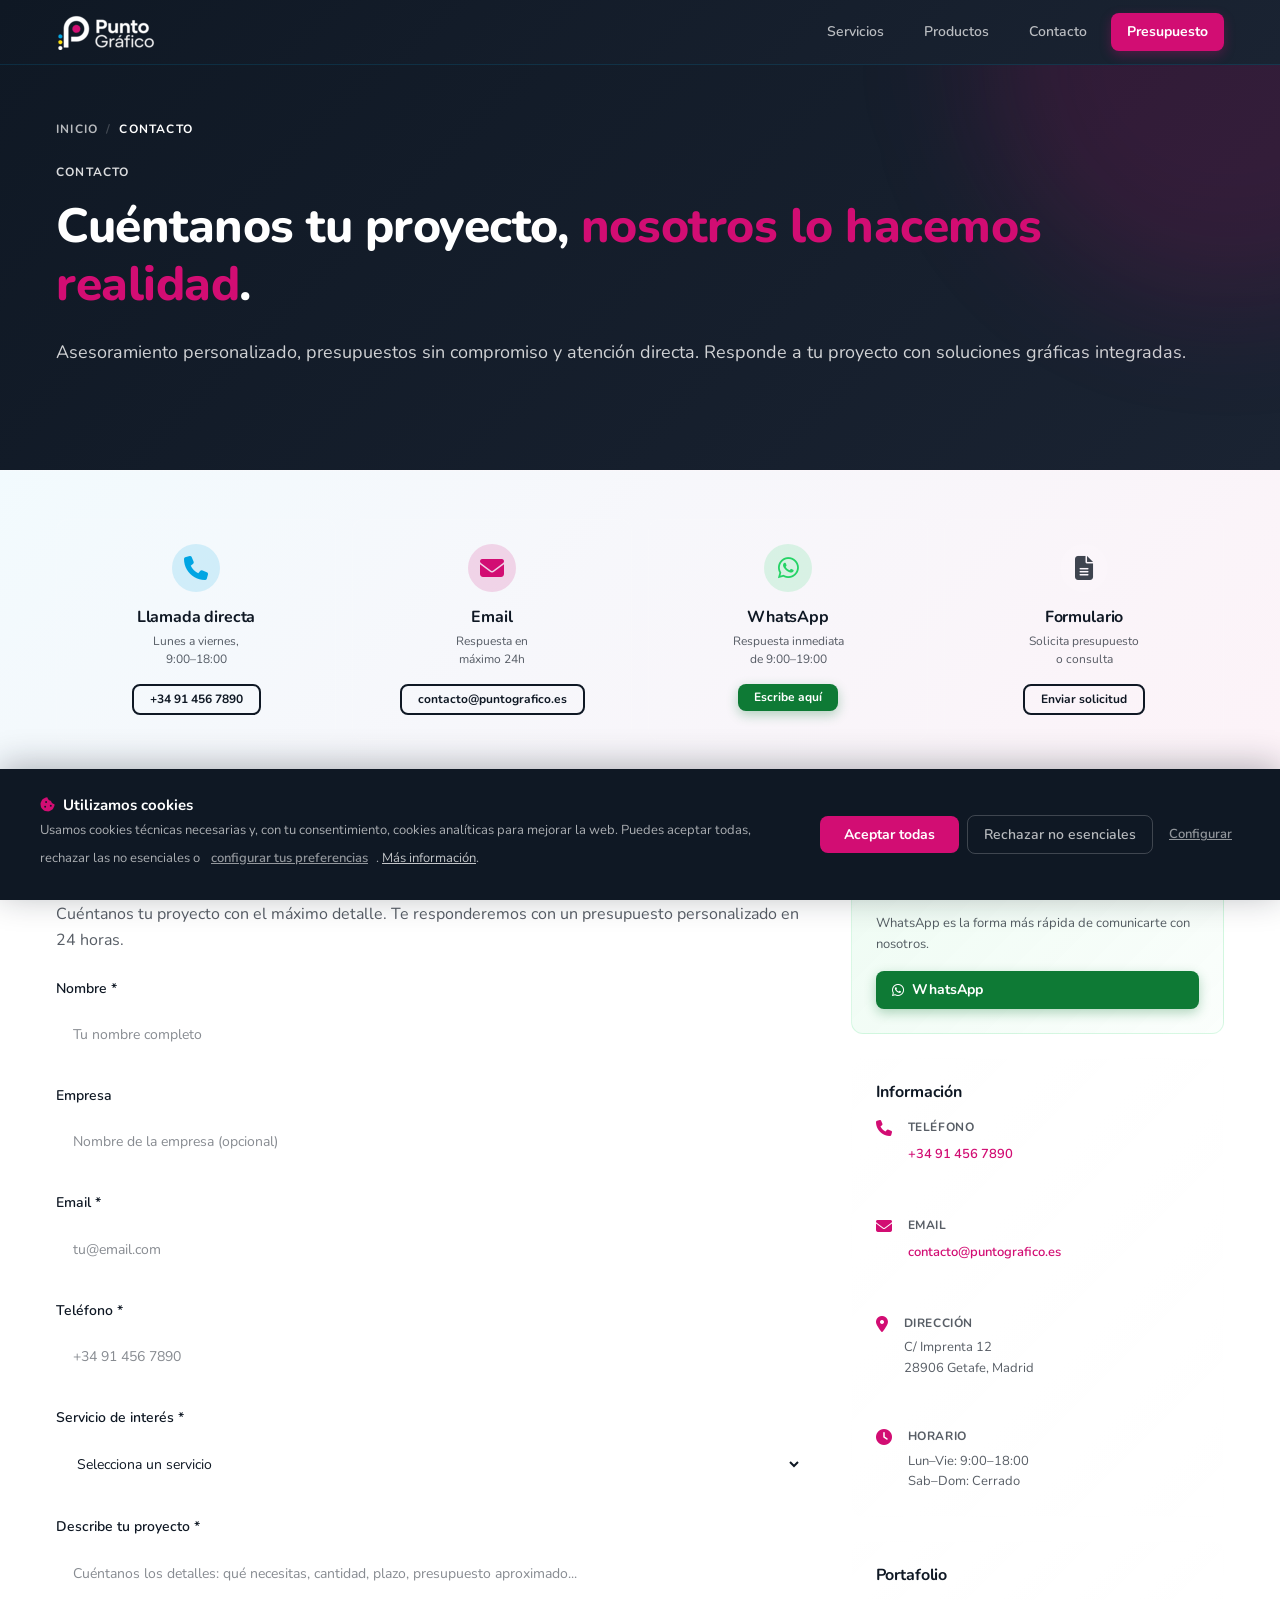
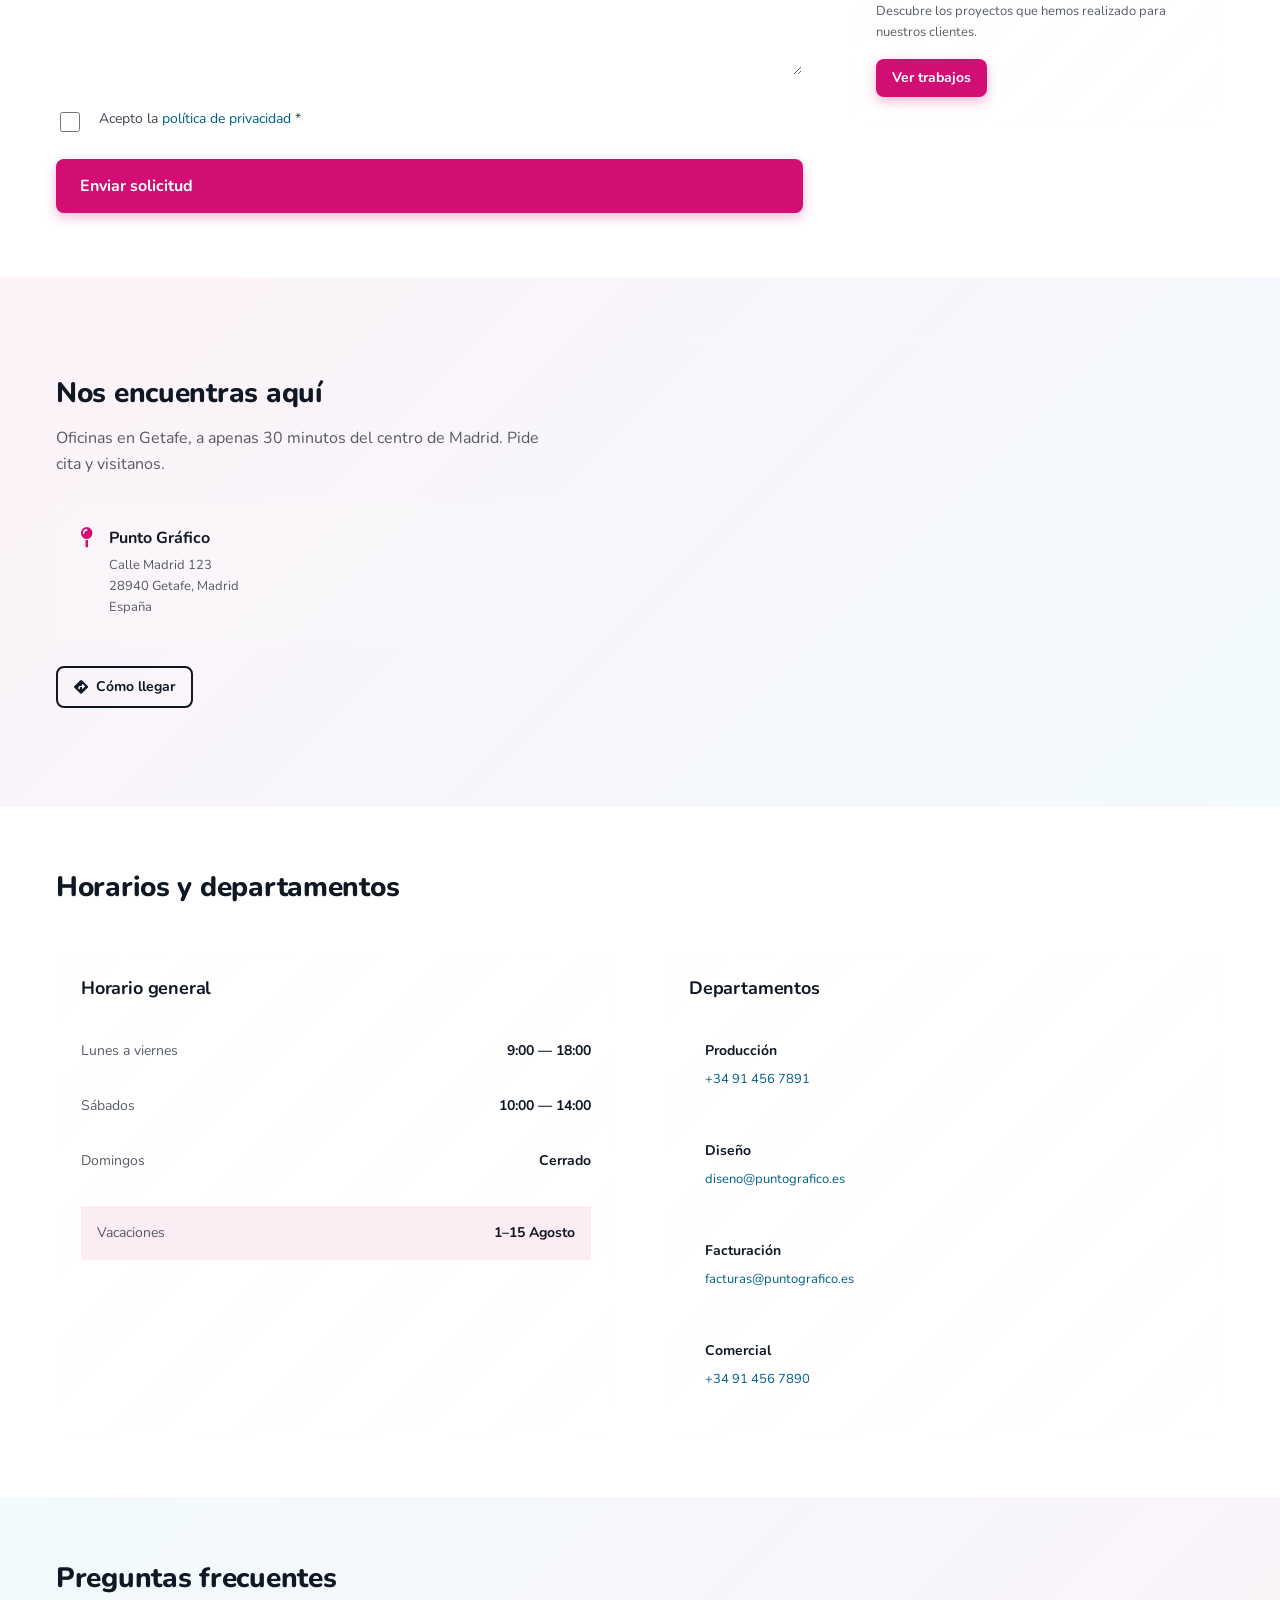
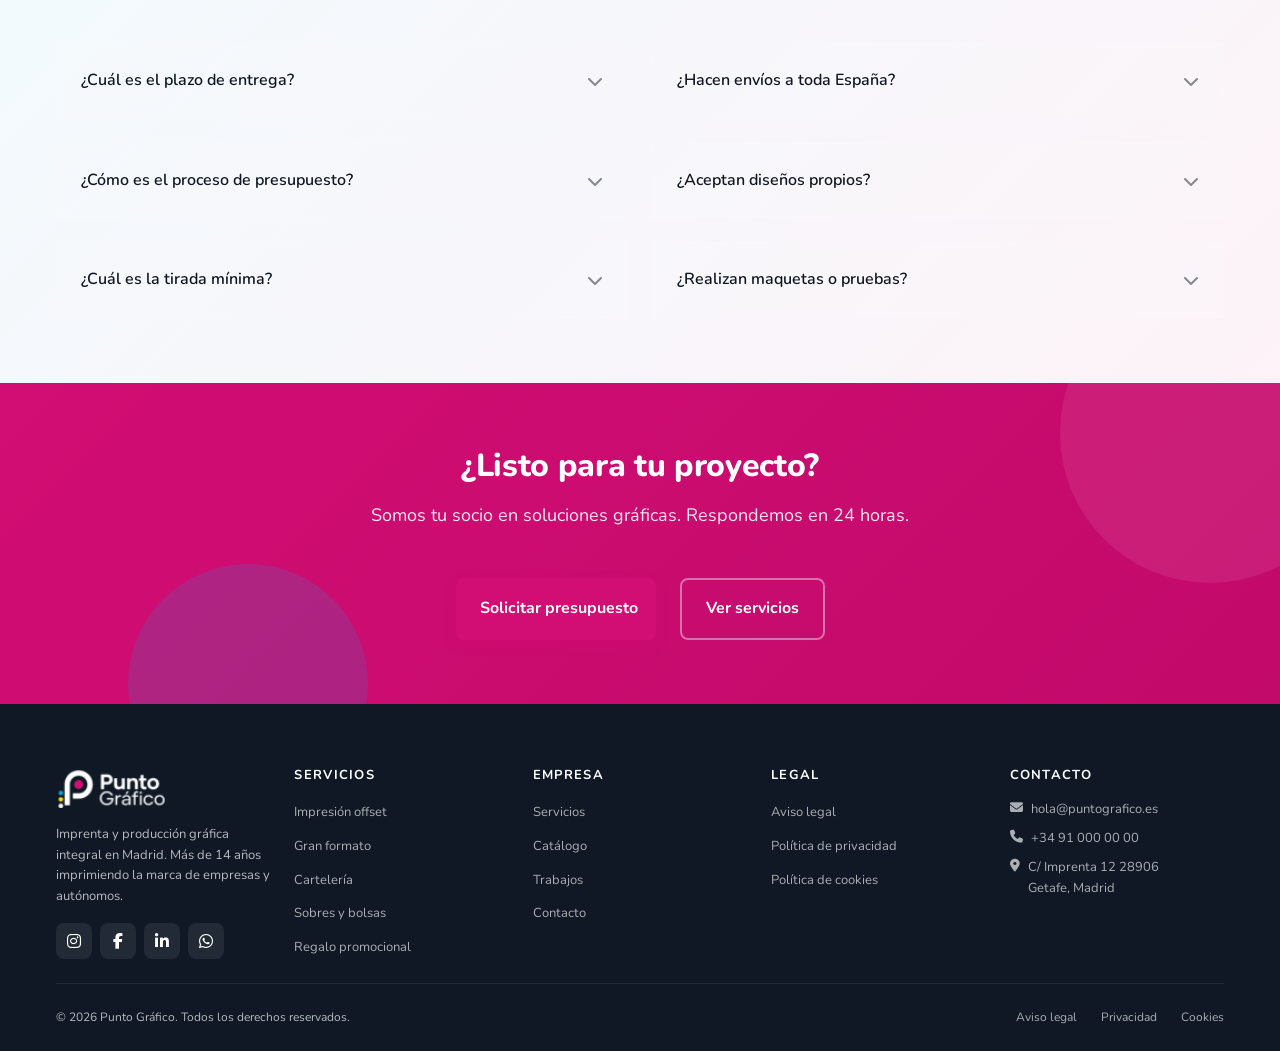
<file: contacto.html>
<!DOCTYPE html>
<html lang="es">
<head>
    <meta charset="UTF-8">
    <meta name="viewport" content="width=device-width, initial-scale=1.0">
    <title>Contacto — Punto Gráfico</title>
    <meta name="description" content="Contacta con Punto Gráfico para solicitar presupuestos o resolver tus dudas sobre nuestros servicios de imprenta y producción gráfica.">
    <link rel="preconnect" href="https://fonts.googleapis.com">
    <link rel="preconnect" href="https://fonts.gstatic.com" crossorigin>
    <link href="https://fonts.googleapis.com/css2?family=Nunito:wght@400;600;700;800&display=swap" rel="stylesheet">
    <link rel="stylesheet" href="https://cdnjs.cloudflare.com/ajax/libs/font-awesome/6.4.0/css/all.min.css">
    <link rel="stylesheet" href="css/styles.css">
    <link rel="stylesheet" href="css/legal.css">
    <link rel="stylesheet" href="css/contacto.css">
</head>
<body>
    <!-- ───── Navbar ───── -->
    <header class="nav" id="nav">
        <div class="container nav-inner">
            <a href="index.html" class="logo"><img class="logo-img" src="img/punto_grafico_white.png" alt="Volver al inicio"></a>
            <button class="nav-toggle" id="nav-toggle" aria-label="Abrir menú" aria-expanded="false">
                <span class="hamburger"></span>
            </button>
            <nav id="nav-menu" class="nav-menu">
                <ul class="nav-links">
                    <li><a href="servicios.html">Servicios</a></li>
                    <li><a href="productos.html">Productos</a></li>
                    <li><a href="contacto.html" class="active">Contacto</a></li>
                </ul>
            </nav>
            <a href="#contacto-form" class="btn btn-primary">Presupuesto</a>
        </div>
    </header>

    <!-- ───── Hero ───── -->
    <section class="hero">
        <div class="container">
            <nav class="breadcrumb">
                <a href="index.html">Inicio</a>
                <span class="sep">/</span>
                <span>Contacto</span>
            </nav>
            <span class="eyebrow">Contacto</span>
            <h1>Cuéntanos tu proyecto, <span class="accent">nosotros lo hacemos realidad</span>.</h1>
            <p class="lead">Asesoramiento personalizado, presupuestos sin compromiso y atención directa. Responde a tu proyecto con soluciones gráficas integradas.</p>
        </div>
    </section>

    <!-- ───── Quick Contact ───── -->
    <section class="quick-contact">
        <div class="container">
            <div class="quick-contact-grid">
                <div class="quick-card quick-card-phone">
                    <div class="quick-icon">
                        <i class="fas fa-phone"></i>
                    </div>
                    <h3>Llamada directa</h3>
                    <p>Lunes a viernes,<br>9:00–18:00</p>
                    <a href="tel:+34914567890" class="btn btn-secondary btn-sm">+34 91 456 7890</a>
                </div>
                <div class="quick-card quick-card-email">
                    <div class="quick-icon">
                        <i class="fas fa-envelope"></i>
                    </div>
                    <h3>Email</h3>
                    <p>Respuesta en<br>máximo 24h</p>
                    <a href="mailto:contacto@puntografico.es" class="btn btn-secondary btn-sm">contacto@puntografico.es</a>
                </div>
                <div class="quick-card quick-card-whatsapp">
                    <div class="quick-icon">
                        <i class="fab fa-whatsapp"></i>
                    </div>
                    <h3>WhatsApp</h3>
                    <p>Respuesta inmediata<br>de 9:00–19:00</p>
                    <a href="https://wa.me/34914567890" target="_blank" class="btn btn-whatsapp btn-sm">Escribe aquí</a>
                </div>
                <div class="quick-card quick-card-form">
                    <div class="quick-icon">
                        <i class="fas fa-file-alt"></i>
                    </div>
                    <h3>Formulario</h3>
                    <p>Solicita presupuesto<br>o consulta</p>
                    <a href="#contacto-form" class="btn btn-secondary btn-sm">Enviar solicitud</a>
                </div>
            </div>
        </div>
    </section>

    <!-- ───── Contact Form Section ───── -->
    <section class="contacto-section">
        <div class="container">
            <div class="contacto-wrapper">
                <!-- Form -->
                <div class="contacto-form-wrapper">
                    <h2 id="contacto-form">Solicitar presupuesto</h2>
                    <p class="intro">Cuéntanos tu proyecto con el máximo detalle. Te responderemos con un presupuesto personalizado en 24 horas.</p>
                    
                    <form class="form" id="contactForm" novalidate>
                        <div class="form-group">
                            <label for="nombre">Nombre *</label>
                            <input type="text" id="nombre" name="nombre" placeholder="Tu nombre completo" required>
                            <span class="error-message" id="error-nombre"></span>
                        </div>

                        <div class="form-group">
                            <label for="empresa">Empresa</label>
                            <input type="text" id="empresa" name="empresa" placeholder="Nombre de la empresa (opcional)">
                        </div>

                        <div class="form-group">
                            <label for="email">Email *</label>
                            <input type="email" id="email" name="email" placeholder="tu@email.com" required>
                            <span class="error-message" id="error-email"></span>
                        </div>

                        <div class="form-group">
                            <label for="telefono">Teléfono *</label>
                            <input type="tel" id="telefono" name="telefono" placeholder="+34 91 456 7890" required>
                            <span class="error-message" id="error-telefono"></span>
                        </div>

                        <div class="form-group">
                            <label for="servicio">Servicio de interés *</label>
                            <select id="servicio" name="servicio" required>
                                <option value="">Selecciona un servicio</option>
                                <option value="offset">Impresión offset</option>
                                <option value="gran-formato">Gran formato</option>
                                <option value="carteleria">Cartelería</option>
                                <option value="sobres">Sobres</option>
                                <option value="regalo">Regalo promocional</option>
                                <option value="integral">Producción integral</option>
                                <option value="otro">Otro</option>
                            </select>
                            <span class="error-message" id="error-servicio"></span>
                        </div>

                        <div class="form-group">
                            <label for="mensaje">Describe tu proyecto *</label>
                            <textarea id="mensaje" name="mensaje" placeholder="Cuéntanos los detalles: qué necesitas, cantidad, plazo, presupuesto aproximado..." rows="5" required></textarea>
                            <span class="error-message" id="error-mensaje"></span>
                        </div>

                        <div class="form-group checkbox">
                            <input type="checkbox" id="privacidad" name="privacidad" required>
                            <label for="privacidad">Acepto la <a href="politica-privacidad.html" target="_blank">política de privacidad</a> *</label>
                            <span class="error-message" id="error-privacidad"></span>
                        </div>

                        <button type="submit" class="btn btn-primary btn-lg">Enviar solicitud</button>
                        <div class="form-success" id="form-success">
                            <i class="fas fa-check-circle"></i>
                            <span>¡Solicitud enviada! Te contactaremos en 24 horas.</span>
                        </div>
                    </form>
                </div>

                <!-- Sidebar -->
                <aside class="contacto-sidebar">
                    <!-- WhatsApp Card -->
                    <div class="sidebar-card sidebar-whatsapp">
                        <h3>¿Prisa?</h3>
                        <p>WhatsApp es la forma más rápida de comunicarte con nosotros.</p>
                        <a href="https://wa.me/34914567890" target="_blank" class="btn btn-whatsapp">
                            <i class="fab fa-whatsapp"></i> WhatsApp
                        </a>
                    </div>

                    <!-- Info Card -->
                    <div class="sidebar-card sidebar-info">
                        <h3>Información</h3>
                        <ul class="info-list">
                            <li>
                                <i class="fas fa-phone"></i>
                                <div>
                                    <span class="label">Teléfono</span>
                                    <a href="tel:+34914567890">+34 91 456 7890</a>
                                </div>
                            </li>
                            <li>
                                <i class="fas fa-envelope"></i>
                                <div>
                                    <span class="label">Email</span>
                                    <a href="mailto:contacto@puntografico.es">contacto@puntografico.es</a>
                                </div>
                            </li>
                            <li>
                                <i class="fas fa-map-marker-alt"></i>
                                <div>
                                    <span class="label">Dirección</span>
                                    <p>C/ Imprenta 12<br>28906 Getafe, Madrid</p>
                                </div>
                            </li>
                            <li>
                                <i class="fas fa-clock"></i>
                                <div>
                                    <span class="label">Horario</span>
                                    <p>Lun–Vie: 9:00–18:00<br>Sab–Dom: Cerrado</p>
                                </div>
                            </li>
                        </ul>
                    </div>

                    <!-- CTA Card -->
                    <div class="sidebar-card sidebar-cta">
                        <h3>Portafolio</h3>
                        <p>Descubre los proyectos que hemos realizado para nuestros clientes.</p>
                        <a href="index.html#trabajos" class="btn btn-primary">Ver trabajos</a>
                    </div>
                </aside>
            </div>
        </div>
    </section>

    <!-- ───── Map Section ───── -->
    <section class="map-section">
        <div class="container">
            <div class="map-wrapper">
                <div class="map-content">
                    <h2>Nos encuentras aquí</h2>
                    <p>Oficinas en Getafe, a apenas 30 minutos del centro de Madrid. Pide cita y visitanos.</p>
                    <div class="map-address">
                        <i class="fas fa-map-pin"></i>
                        <div>
                            <strong>Punto Gráfico</strong>
                            <p>Calle Madrid 123<br>28940 Getafe, Madrid<br>España</p>
                        </div>
                    </div>
                    <a href="https://maps.google.com" target="_blank" class="btn btn-secondary">
                        <i class="fas fa-directions"></i> Cómo llegar
                    </a>
                </div>
                <div class="map-embed">
                    <iframe src="https://www.google.com/maps/embed?pb=!1m18!1m12!1m3!1d3038.6677419123!2d-3.7279!3d40.3167!2m3!1f0!2f0!3f0!3m2!1i1024!2i768!4f13.1!3m3!1m2!1s0x0%3A0x0!2zNDDCsDE5JzAwLjEiTiAzwrc0Myc0NC4wIlc!5e0!3m2!1ses!2ses!4v1234567890" width="100%" height="400" style="border:0;" allowfullscreen="" loading="lazy" referrerpolicy="no-referrer-when-downgrade"></iframe>
                </div>
            </div>
        </div>
    </section>

    <!-- ───── Hours & Departments ───── -->
    <section class="hours-section">
        <div class="container">
            <h2>Horarios y departamentos</h2>
            <div class="hours-grid">
                <div class="hours-card">
                    <h3>Horario general</h3>
                    <ul class="hours-list">
                        <li>
                            <span>Lunes a viernes</span>
                            <strong>9:00 — 18:00</strong>
                        </li>
                        <li>
                            <span>Sábados</span>
                            <strong>10:00 — 14:00</strong>
                        </li>
                        <li>
                            <span>Domingos</span>
                            <strong>Cerrado</strong>
                        </li>
                        <li class="highlight">
                            <span>Vacaciones</span>
                            <strong>1–15 Agosto</strong>
                        </li>
                    </ul>
                </div>

                <div class="hours-card">
                    <h3>Departamentos</h3>
                    <div class="departments-list">
                        <div class="dept">
                            <strong>Producción</strong>
                            <a href="tel:+34914567891">+34 91 456 7891</a>
                        </div>
                        <div class="dept">
                            <strong>Diseño</strong>
                            <a href="mailto:diseno@puntografico.es">diseno@puntografico.es</a>
                        </div>
                        <div class="dept">
                            <strong>Facturación</strong>
                            <a href="mailto:facturas@puntografico.es">facturas@puntografico.es</a>
                        </div>
                        <div class="dept">
                            <strong>Comercial</strong>
                            <a href="tel:+34914567890">+34 91 456 7890</a>
                        </div>
                    </div>
                </div>
            </div>
        </div>
    </section>

    <!-- ───── FAQ ───── -->
    <section class="faq-section">
        <div class="container">
            <h2>Preguntas frecuentes</h2>
            <div class="faq-grid">
                <details class="faq-item">
                    <summary>
                        <span>¿Cuál es el plazo de entrega?</span>
                        <i class="fas fa-chevron-down"></i>
                    </summary>
                    <p>Los plazos varían según el servicio. Offset: 5–7 días. Gran formato: 3–5 días. Cartelería: 2–3 días. Consulta tu proyecto específico en el formulario de contacto.</p>
                </details>

                <details class="faq-item">
                    <summary>
                        <span>¿Hacen envíos a toda España?</span>
                        <i class="fas fa-chevron-down"></i>
                    </summary>
                    <p>Sí, realizamos envíos a toda España mediante transportistas profesionales. El coste se ajusta según destino y peso. Incluye seguro de envío y seguimiento.</p>
                </details>

                <details class="faq-item">
                    <summary>
                        <span>¿Cómo es el proceso de presupuesto?</span>
                        <i class="fas fa-chevron-down"></i>
                    </summary>
                    <p>1. Rellena el formulario con detalles de tu proyecto. 2. Te contactamos en 24h con opciones y presupuesto. 3. Confirmas y comienza la producción. No hay costes ocultos.</p>
                </details>

                <details class="faq-item">
                    <summary>
                        <span>¿Aceptan diseños propios?</span>
                        <i class="fas fa-chevron-down"></i>
                    </summary>
                    <p>Claro, aceptamos archivos en PDF, AI, PSD, INDD. Si necesitas ayuda con el diseño, nuestro equipo ofrece servicios de diseño personalizado.</p>
                </details>

                <details class="faq-item">
                    <summary>
                        <span>¿Cuál es la tirada mínima?</span>
                        <i class="fas fa-chevron-down"></i>
                    </summary>
                    <p>Offset: 500 unidades. Gran formato: Sin mínimo. Cartelería: Sin mínimo. Sobres: 250 unidades. Consulta opciones para tiradas menores.</p>
                </details>

                <details class="faq-item">
                    <summary>
                        <span>¿Realizan maquetas o pruebas?</span>
                        <i class="fas fa-chevron-down"></i>
                    </summary>
                    <p>Sí, ofrecemos pruebas certificadas (Fogra) para proyectos offset. Así garantizamos que el resultado final coincida exactamente con lo que esperas.</p>
                </details>
            </div>
        </div>
    </section>

    <!-- ───── CTA ───── -->
    <section class="cta-contacto">
        <div class="container">
            <h2>¿Listo para tu proyecto?</h2>
            <p>Somos tu socio en soluciones gráficas. Respondemos en 24 horas.</p>
            <div class="cta-buttons">
                <a href="#contacto-form" class="btn btn-primary btn-lg">Solicitar presupuesto</a>
                <a href="servicios.html" class="btn btn-secondary btn-lg">Ver servicios</a>
            </div>
        </div>
    </section>

    <!-- ───── Footer ───── -->
    <footer class="footer">
        <div class="container">
            <div class="footer-grid">
                <div class="footer-brand">
                    <img class="footer-logo" src="img/punto_grafico_white.png" alt="Punto Gráfico">
                    <p>Imprenta y producción gráfica integral en Madrid. Más de 14 años imprimiendo la marca de empresas y autónomos.</p>
                    <div class="socials">
                        <a href="#" aria-label="Instagram"><i class="fab fa-instagram"></i></a>
                        <a href="#" aria-label="Facebook"><i class="fab fa-facebook-f"></i></a>
                        <a href="#" aria-label="LinkedIn"><i class="fab fa-linkedin-in"></i></a>
                        <a href="#" aria-label="WhatsApp"><i class="fab fa-whatsapp"></i></a>
                    </div>
                </div>
                <div>
                    <h4>SERVICIOS</h4>
                    <ul class="footer-links">
                        <li><a href="servicios.html">Impresión offset</a></li>
                        <li><a href="servicios.html">Gran formato</a></li>
                        <li><a href="servicios.html">Cartelería</a></li>
                        <li><a href="servicios.html">Sobres y bolsas</a></li>
                        <li><a href="servicios.html">Regalo promocional</a></li>
                    </ul>
                </div>
                <div>
                    <h4>EMPRESA</h4>
                    <ul class="footer-links">
                        <li><a href="servicios.html">Servicios</a></li>
                        <li><a href="productos.html">Catálogo</a></li>
                        <li><a href="index.html#trabajos">Trabajos</a></li>
                        <li><a href="contacto.html">Contacto</a></li>
                    </ul>
                </div>
                <div>
                    <h4>LEGAL</h4>
                    <ul class="footer-links">
                        <li><a href="aviso-legal.html">Aviso legal</a></li>
                        <li><a href="politica-privacidad.html">Política de privacidad</a></li>
                        <li><a href="cookies.html">Política de cookies</a></li>
                    </ul>
                </div>
                <div>
                    <h4>CONTACTO</h4>
                    <ul class="footer-contact">
                        <li><a href="mailto:hola@puntografico.es"><i class="fas fa-envelope"></i> hola@puntografico.es</a></li>
                        <li><a href="tel:+34910000000"><i class="fas fa-phone"></i> +34 91 000 00 00</a></li>
                        <li><span><i class="fas fa-map-marker-alt"></i> C/ Imprenta 12 28906<br>Getafe, Madrid</span></li>
                    </ul>
                </div>
            </div>
            <div class="footer-bottom">
                <p>&copy; 2026 Punto Gráfico. Todos los derechos reservados.</p>
                <div class="footer-legal">
                    <a href="aviso-legal.html">Aviso legal</a>
                    <a href="politica-privacidad.html">Privacidad</a>
                    <a href="cookies.html">Cookies</a>
                </div>
            </div>
        </div>
    </footer>

    <script src="js/main.js"></script>
    <script src="js/cookies.js"></script>
</body>
</html>
</file>
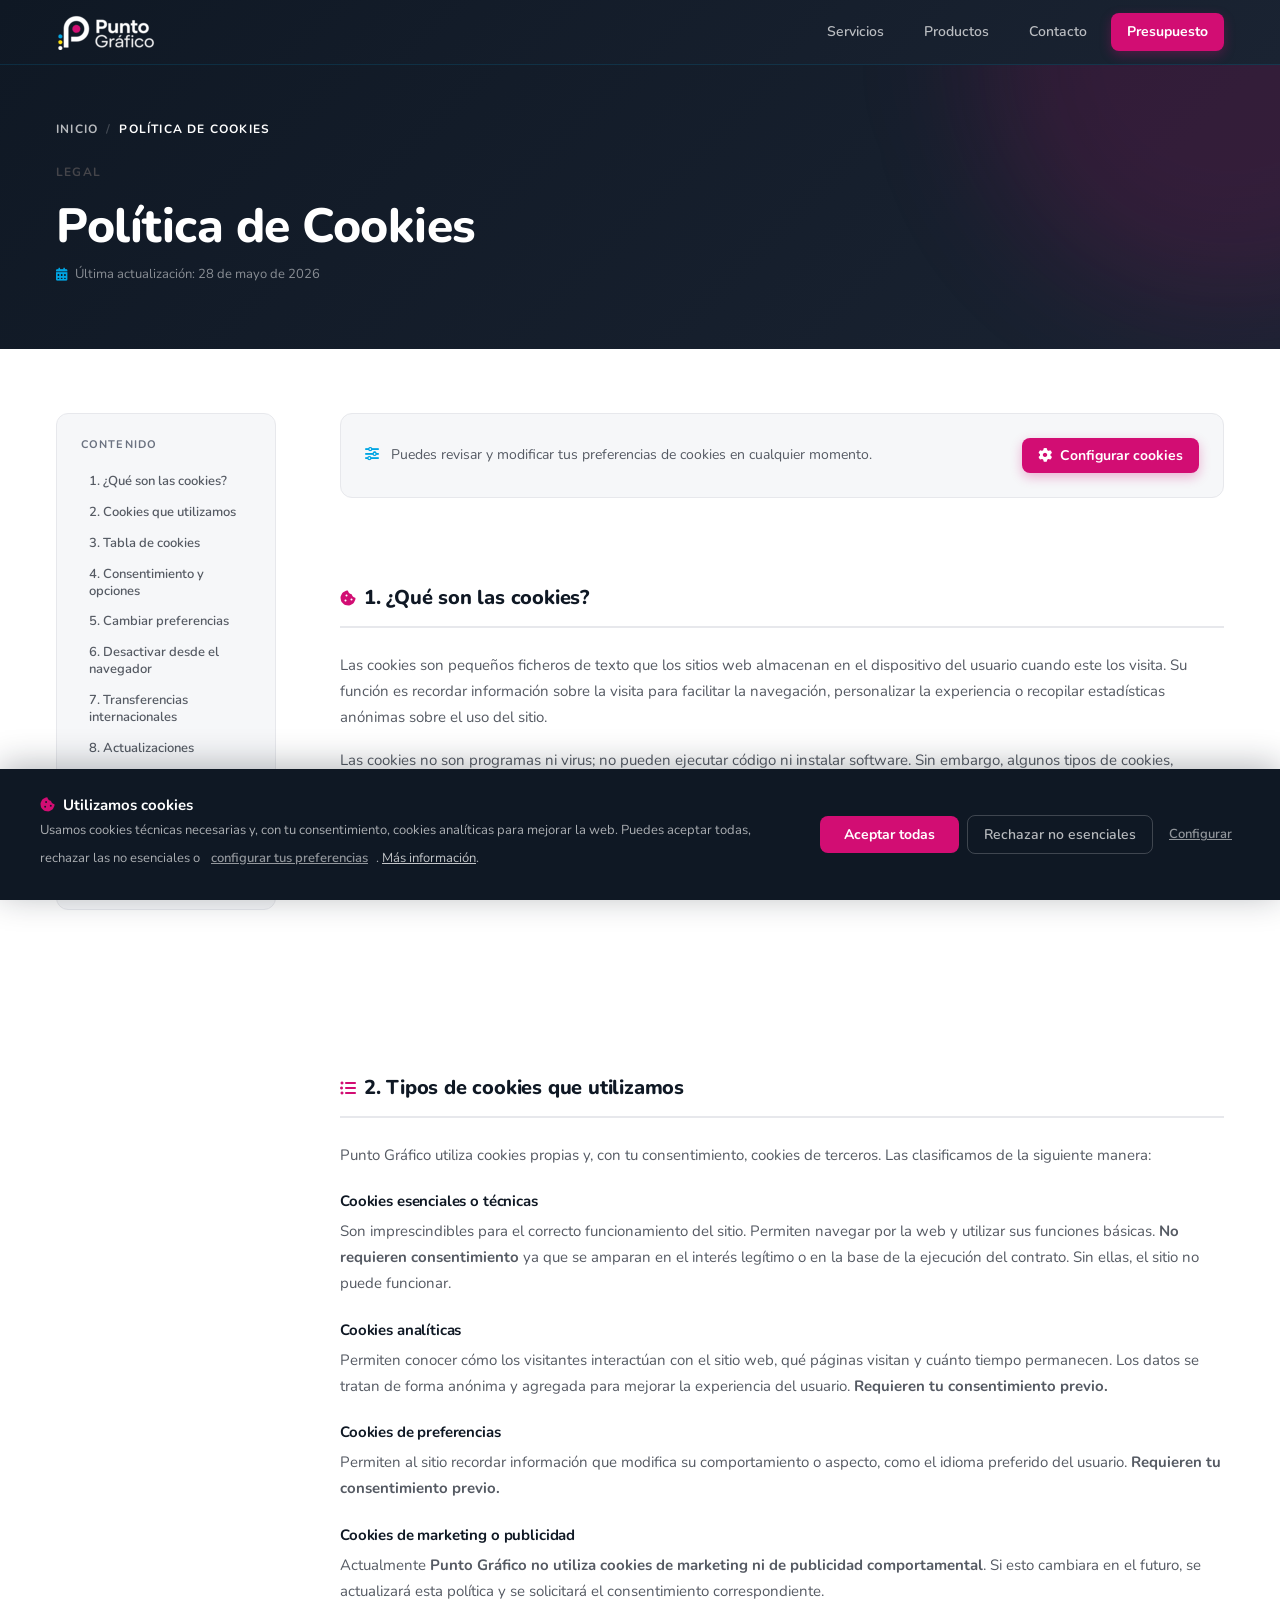
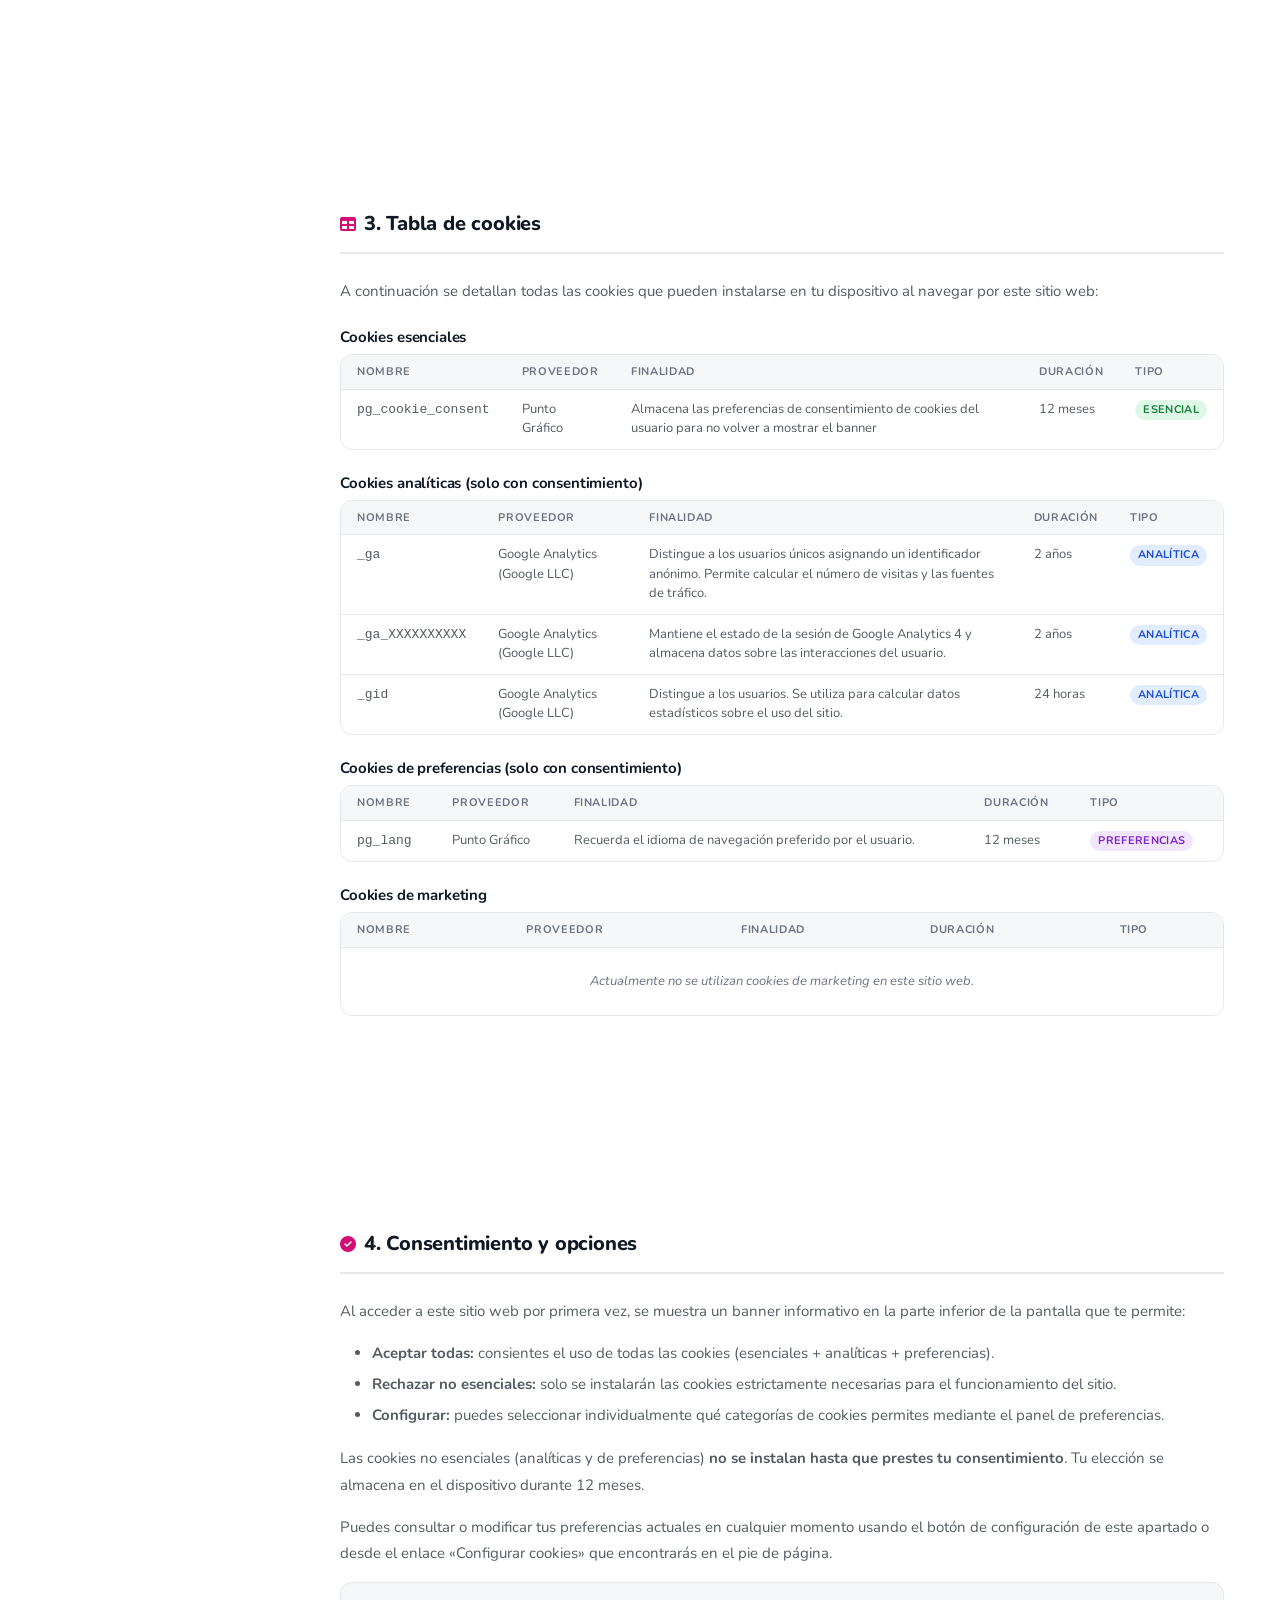
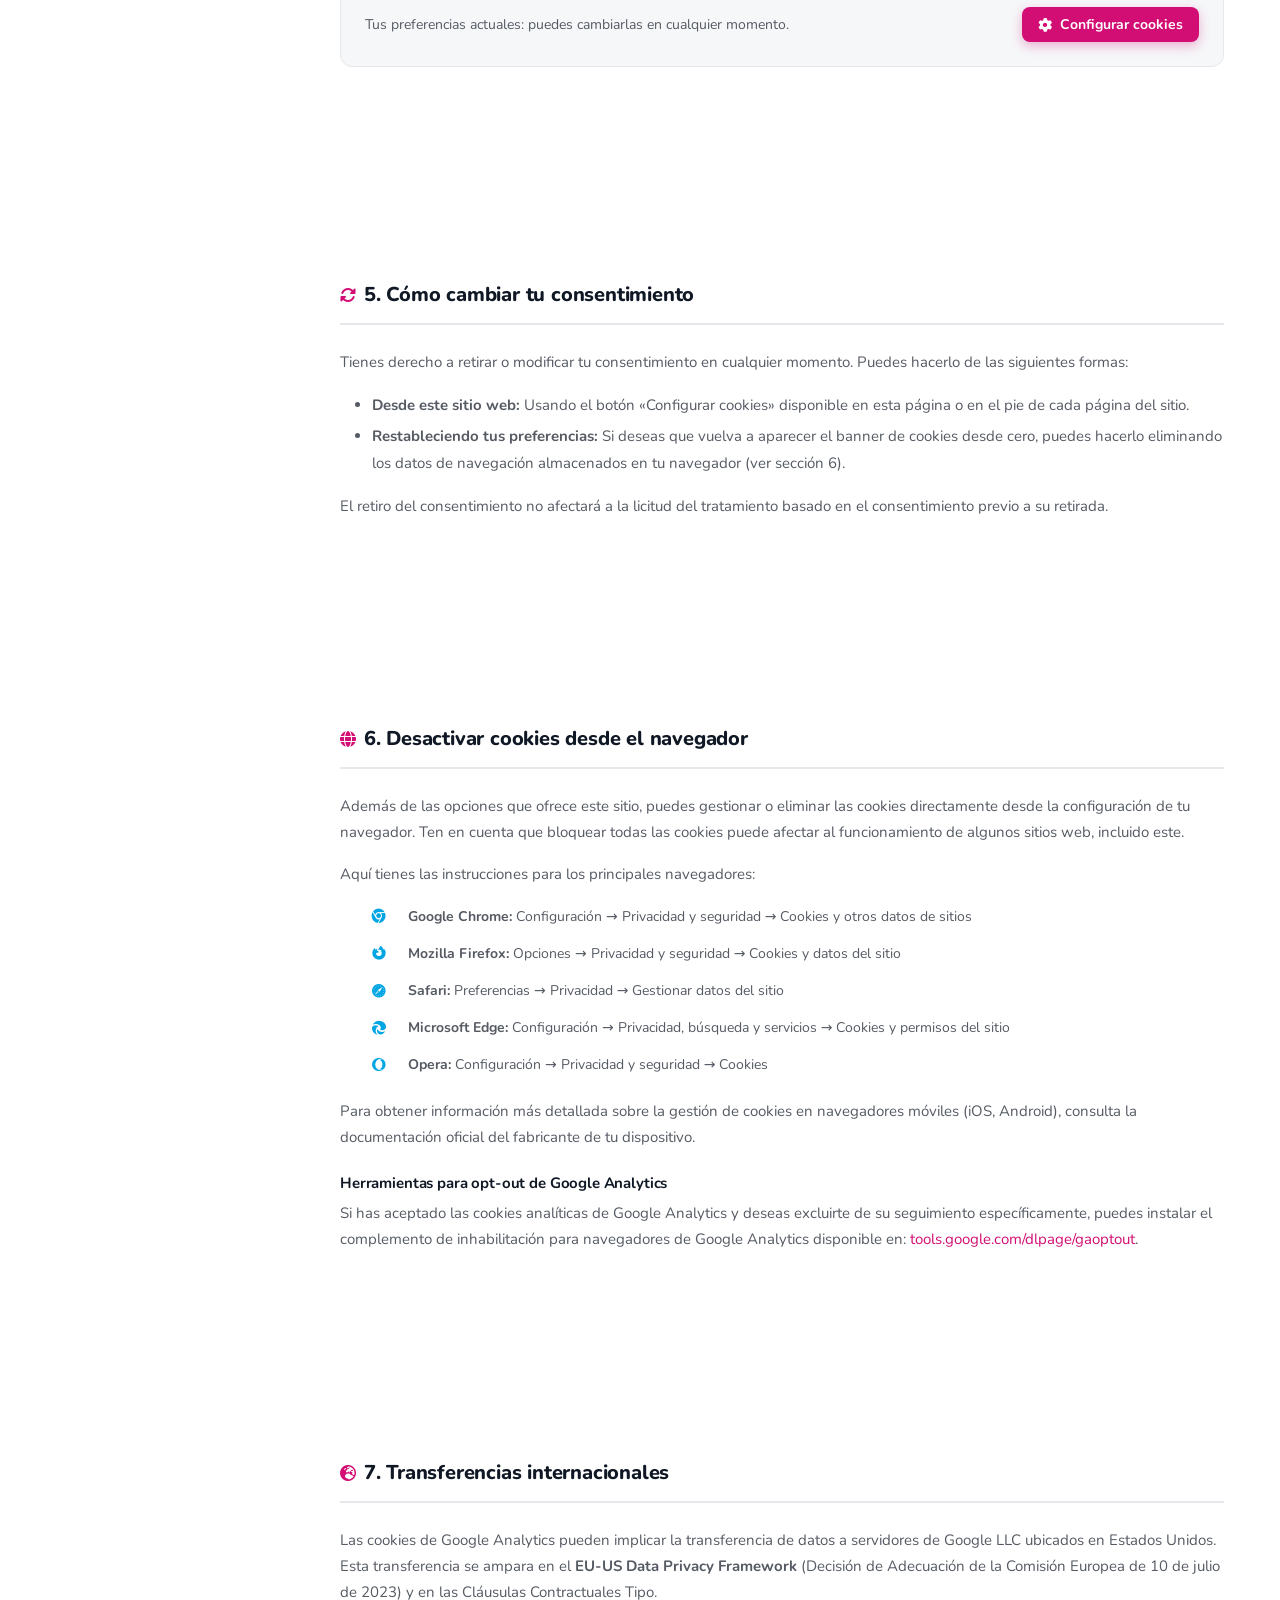
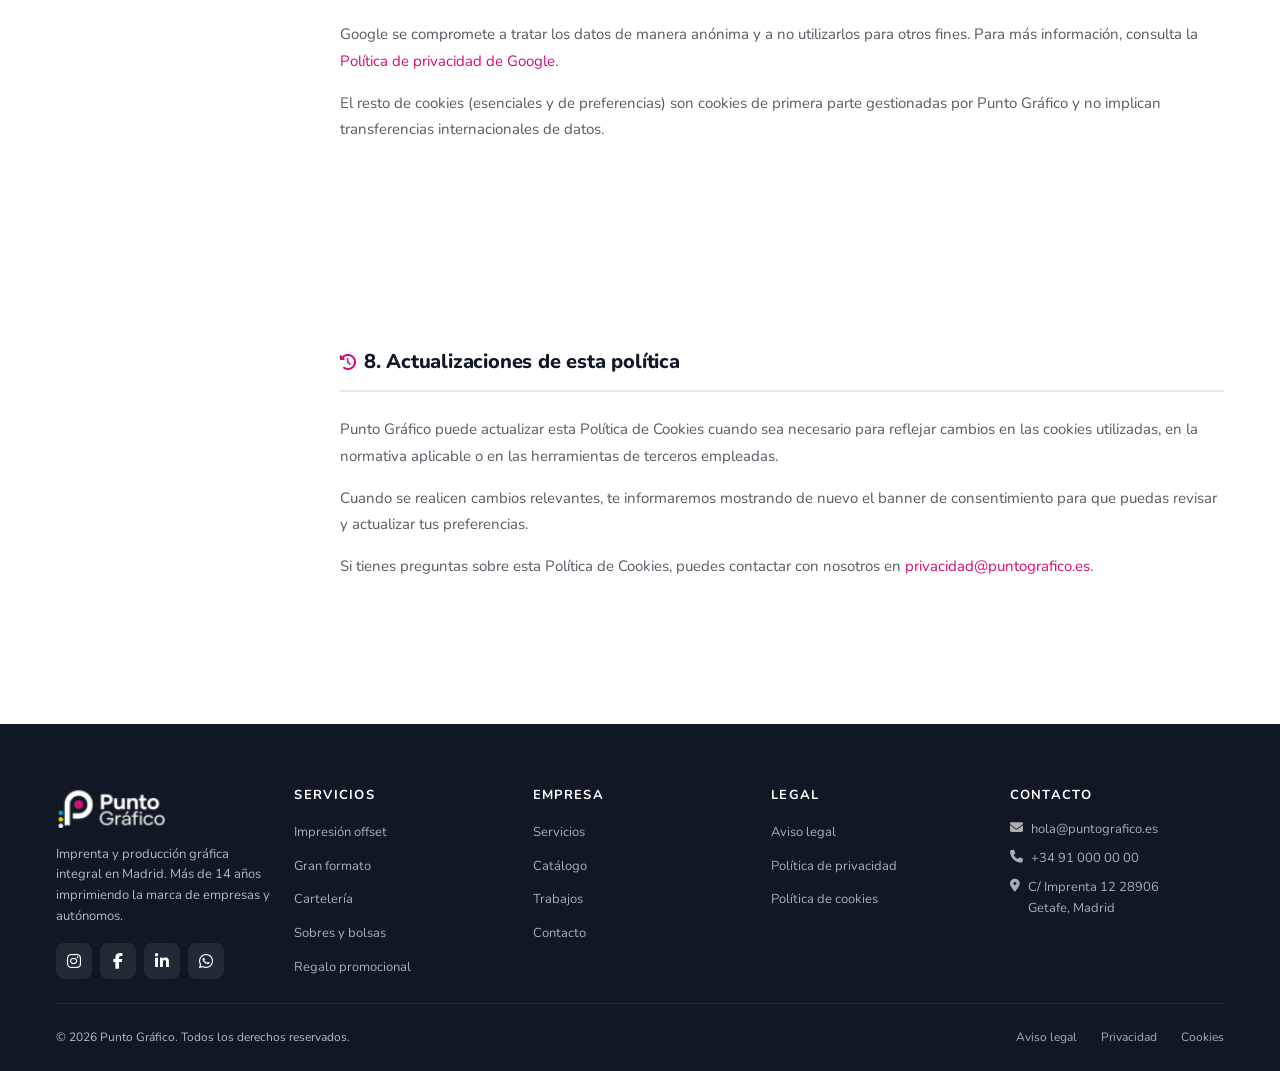
<file: cookies.html>
<!DOCTYPE html>
<html lang="es">
<head>
    <meta charset="UTF-8">
    <meta name="viewport" content="width=device-width, initial-scale=1.0">
    <title>Política de Cookies — Punto Gráfico</title>
    <meta name="description" content="Política de cookies de Punto Gráfico: qué cookies usamos, para qué y cómo puedes gestionar tus preferencias.">
    <meta name="robots" content="noindex, follow">
    <link rel="preconnect" href="https://fonts.googleapis.com">
    <link rel="preconnect" href="https://fonts.gstatic.com" crossorigin>
    <link href="https://fonts.googleapis.com/css2?family=Nunito:wght@400;600;700;800&display=swap" rel="stylesheet">
    <link rel="stylesheet" href="https://cdnjs.cloudflare.com/ajax/libs/font-awesome/6.4.0/css/all.min.css">
    <link rel="stylesheet" href="css/styles.css">
    <link rel="stylesheet" href="css/legal.css">
</head>
<body>

    <!-- ───── Navbar ───── -->
    <header class="nav" id="nav">
        <div class="container nav-inner">
            <a href="index.html" class="logo"><img class="logo-img" src="img/punto_grafico_white.png" alt="Volver al inicio"></a>
            <button class="nav-toggle" id="nav-toggle" aria-label="Abrir menú" aria-expanded="false">
                <span class="hamburger"></span>
            </button>
            <nav id="nav-menu" class="nav-menu">
                <ul class="nav-links">
                    <li><a href="servicios.html">Servicios</a></li>
                    <li><a href="productos.html">Productos</a></li>
                    <li><a href="contacto.html">Contacto</a></li>
                </ul>
            </nav>
            <a href="contacto.html#contacto-form" class="btn btn-primary">Presupuesto</a>
        </div>
    </header>

    <!-- ───── Hero ───── -->
    <section class="legal-hero">
        <div class="container">
            <nav class="breadcrumb" aria-label="Ruta de navegación">
                <a href="index.html">Inicio</a>
                <span class="sep">/</span>
                <span>Política de cookies</span>
            </nav>
            <span class="eyebrow">Legal</span>
            <h1>Política de Cookies</h1>
            <div class="legal-updated">
                <i class="fas fa-calendar-alt"></i>
                <span>Última actualización: 28 de mayo de 2026</span>
            </div>
        </div>
    </section>

    <!-- ───── Content ───── -->
    <div class="legal-body">
        <div class="container">
            <div class="legal-layout">

                <!-- Sidebar -->
                <aside class="legal-sidebar">
                    <nav class="legal-nav" aria-label="Secciones de la política de cookies">
                        <h4>Contenido</h4>
                        <ul>
                            <li><a href="#que-son">1. ¿Qué son las cookies?</a></li>
                            <li><a href="#que-usamos">2. Cookies que utilizamos</a></li>
                            <li><a href="#tabla-cookies">3. Tabla de cookies</a></li>
                            <li><a href="#consentimiento">4. Consentimiento y opciones</a></li>
                            <li><a href="#cambiar">5. Cambiar preferencias</a></li>
                            <li><a href="#navegador">6. Desactivar desde el navegador</a></li>
                            <li><a href="#transferencias">7. Transferencias internacionales</a></li>
                            <li><a href="#actualizaciones">8. Actualizaciones</a></li>
                        </ul>
                        <hr class="legal-divider">
                        <div class="legal-nav-pages">
                            <h4>Otras páginas legales</h4>
                            <ul>
                                <li><a href="aviso-legal.html">Aviso legal</a></li>
                                <li><a href="politica-privacidad.html">Política de privacidad</a></li>
                            </ul>
                        </div>
                    </nav>
                </aside>

                <!-- Main content -->
                <main class="legal-content">

                    <!-- Consent card -->
                    <div class="cookie-consent-card">
                        <p><i class="fas fa-sliders-h" style="color:var(--accent-alt);margin-right:8px;"></i> Puedes revisar y modificar tus preferencias de cookies en cualquier momento.</p>
                        <button class="btn btn-primary" onclick="PGCookies && PGCookies.openSettings()">
                            <i class="fas fa-cog"></i> Configurar cookies
                        </button>
                    </div>

                    <!-- 1. Qué son -->
                    <section class="legal-section" id="que-son">
                        <h2><i class="fas fa-cookie-bite"></i> 1. ¿Qué son las cookies?</h2>
                        <p>Las cookies son pequeños ficheros de texto que los sitios web almacenan en el dispositivo del usuario cuando este los visita. Su función es recordar información sobre la visita para facilitar la navegación, personalizar la experiencia o recopilar estadísticas anónimas sobre el uso del sitio.</p>
                        <p>Las cookies no son programas ni virus; no pueden ejecutar código ni instalar software. Sin embargo, algunos tipos de cookies, especialmente las de terceros, pueden utilizarse para rastrear el comportamiento del usuario en distintos sitios web.</p>
                        <p>La normativa aplicable es el Reglamento (UE) 2016/679 (RGPD), la Ley Orgánica 3/2018 (LOPDGDD) y la Ley 34/2002 (LSSI-CE), que exigen el consentimiento previo del usuario para instalar cookies no estrictamente necesarias.</p>
                    </section>

                    <!-- 2. Qué usamos -->
                    <section class="legal-section" id="que-usamos">
                        <h2><i class="fas fa-list-ul"></i> 2. Tipos de cookies que utilizamos</h2>
                        <p>Punto Gráfico utiliza cookies propias y, con tu consentimiento, cookies de terceros. Las clasificamos de la siguiente manera:</p>

                        <h3>Cookies esenciales o técnicas</h3>
                        <p>Son imprescindibles para el correcto funcionamiento del sitio. Permiten navegar por la web y utilizar sus funciones básicas. <strong>No requieren consentimiento</strong> ya que se amparan en el interés legítimo o en la base de la ejecución del contrato. Sin ellas, el sitio no puede funcionar.</p>

                        <h3>Cookies analíticas</h3>
                        <p>Permiten conocer cómo los visitantes interactúan con el sitio web, qué páginas visitan y cuánto tiempo permanecen. Los datos se tratan de forma anónima y agregada para mejorar la experiencia del usuario. <strong>Requieren tu consentimiento previo.</strong></p>

                        <h3>Cookies de preferencias</h3>
                        <p>Permiten al sitio recordar información que modifica su comportamiento o aspecto, como el idioma preferido del usuario. <strong>Requieren tu consentimiento previo.</strong></p>

                        <h3>Cookies de marketing o publicidad</h3>
                        <p>Actualmente <strong>Punto Gráfico no utiliza cookies de marketing ni de publicidad comportamental</strong>. Si esto cambiara en el futuro, se actualizará esta política y se solicitará el consentimiento correspondiente.</p>
                    </section>

                    <!-- 3. Tabla de cookies -->
                    <section class="legal-section" id="tabla-cookies">
                        <h2><i class="fas fa-table"></i> 3. Tabla de cookies</h2>
                        <p>A continuación se detallan todas las cookies que pueden instalarse en tu dispositivo al navegar por este sitio web:</p>

                        <h3>Cookies esenciales</h3>
                        <div class="legal-table-wrapper">
                            <table class="legal-table">
                                <thead>
                                    <tr>
                                        <th>Nombre</th>
                                        <th>Proveedor</th>
                                        <th>Finalidad</th>
                                        <th>Duración</th>
                                        <th>Tipo</th>
                                    </tr>
                                </thead>
                                <tbody>
                                    <tr>
                                        <td><code>pg_cookie_consent</code></td>
                                        <td>Punto Gráfico</td>
                                        <td>Almacena las preferencias de consentimiento de cookies del usuario para no volver a mostrar el banner</td>
                                        <td>12 meses</td>
                                        <td><span class="cookie-badge badge-essential">Esencial</span></td>
                                    </tr>
                                </tbody>
                            </table>
                        </div>

                        <h3>Cookies analíticas (solo con consentimiento)</h3>
                        <div class="legal-table-wrapper">
                            <table class="legal-table">
                                <thead>
                                    <tr>
                                        <th>Nombre</th>
                                        <th>Proveedor</th>
                                        <th>Finalidad</th>
                                        <th>Duración</th>
                                        <th>Tipo</th>
                                    </tr>
                                </thead>
                                <tbody>
                                    <tr>
                                        <td><code>_ga</code></td>
                                        <td>Google Analytics (Google LLC)</td>
                                        <td>Distingue a los usuarios únicos asignando un identificador anónimo. Permite calcular el número de visitas y las fuentes de tráfico.</td>
                                        <td>2 años</td>
                                        <td><span class="cookie-badge badge-analytics">Analítica</span></td>
                                    </tr>
                                    <tr>
                                        <td><code>_ga_XXXXXXXXXX</code></td>
                                        <td>Google Analytics (Google LLC)</td>
                                        <td>Mantiene el estado de la sesión de Google Analytics 4 y almacena datos sobre las interacciones del usuario.</td>
                                        <td>2 años</td>
                                        <td><span class="cookie-badge badge-analytics">Analítica</span></td>
                                    </tr>
                                    <tr>
                                        <td><code>_gid</code></td>
                                        <td>Google Analytics (Google LLC)</td>
                                        <td>Distingue a los usuarios. Se utiliza para calcular datos estadísticos sobre el uso del sitio.</td>
                                        <td>24 horas</td>
                                        <td><span class="cookie-badge badge-analytics">Analítica</span></td>
                                    </tr>
                                </tbody>
                            </table>
                        </div>

                        <h3>Cookies de preferencias (solo con consentimiento)</h3>
                        <div class="legal-table-wrapper">
                            <table class="legal-table">
                                <thead>
                                    <tr>
                                        <th>Nombre</th>
                                        <th>Proveedor</th>
                                        <th>Finalidad</th>
                                        <th>Duración</th>
                                        <th>Tipo</th>
                                    </tr>
                                </thead>
                                <tbody>
                                    <tr>
                                        <td><code>pg_lang</code></td>
                                        <td>Punto Gráfico</td>
                                        <td>Recuerda el idioma de navegación preferido por el usuario.</td>
                                        <td>12 meses</td>
                                        <td><span class="cookie-badge badge-preference">Preferencias</span></td>
                                    </tr>
                                </tbody>
                            </table>
                        </div>

                        <h3>Cookies de marketing</h3>
                        <div class="legal-table-wrapper">
                            <table class="legal-table">
                                <thead>
                                    <tr>
                                        <th>Nombre</th>
                                        <th>Proveedor</th>
                                        <th>Finalidad</th>
                                        <th>Duración</th>
                                        <th>Tipo</th>
                                    </tr>
                                </thead>
                                <tbody>
                                    <tr>
                                        <td colspan="5" style="text-align:center;color:var(--text-muted);font-style:italic;padding:var(--space-lg);">
                                            Actualmente no se utilizan cookies de marketing en este sitio web.
                                        </td>
                                    </tr>
                                </tbody>
                            </table>
                        </div>
                    </section>

                    <!-- 4. Consentimiento -->
                    <section class="legal-section" id="consentimiento">
                        <h2><i class="fas fa-check-circle"></i> 4. Consentimiento y opciones</h2>
                        <p>Al acceder a este sitio web por primera vez, se muestra un banner informativo en la parte inferior de la pantalla que te permite:</p>
                        <ul>
                            <li><strong>Aceptar todas:</strong> consientes el uso de todas las cookies (esenciales + analíticas + preferencias).</li>
                            <li><strong>Rechazar no esenciales:</strong> solo se instalarán las cookies estrictamente necesarias para el funcionamiento del sitio.</li>
                            <li><strong>Configurar:</strong> puedes seleccionar individualmente qué categorías de cookies permites mediante el panel de preferencias.</li>
                        </ul>
                        <p>Las cookies no esenciales (analíticas y de preferencias) <strong>no se instalan hasta que prestes tu consentimiento</strong>. Tu elección se almacena en el dispositivo durante 12 meses.</p>
                        <p>Puedes consultar o modificar tus preferencias actuales en cualquier momento usando el botón de configuración de este apartado o desde el enlace «Configurar cookies» que encontrarás en el pie de página.</p>
                        <div class="cookie-consent-card">
                            <p>Tus preferencias actuales: puedes cambiarlas en cualquier momento.</p>
                            <button class="btn btn-primary" onclick="PGCookies && PGCookies.openSettings()">
                                <i class="fas fa-cog"></i> Configurar cookies
                            </button>
                        </div>
                    </section>

                    <!-- 5. Cambiar -->
                    <section class="legal-section" id="cambiar">
                        <h2><i class="fas fa-sync-alt"></i> 5. Cómo cambiar tu consentimiento</h2>
                        <p>Tienes derecho a retirar o modificar tu consentimiento en cualquier momento. Puedes hacerlo de las siguientes formas:</p>
                        <ul>
                            <li><strong>Desde este sitio web:</strong> Usando el botón «Configurar cookies» disponible en esta página o en el pie de cada página del sitio.</li>
                            <li><strong>Restableciendo tus preferencias:</strong> Si deseas que vuelva a aparecer el banner de cookies desde cero, puedes hacerlo eliminando los datos de navegación almacenados en tu navegador (ver sección 6).</li>
                        </ul>
                        <p>El retiro del consentimiento no afectará a la licitud del tratamiento basado en el consentimiento previo a su retirada.</p>
                    </section>

                    <!-- 6. Navegador -->
                    <section class="legal-section" id="navegador">
                        <h2><i class="fas fa-globe"></i> 6. Desactivar cookies desde el navegador</h2>
                        <p>Además de las opciones que ofrece este sitio, puedes gestionar o eliminar las cookies directamente desde la configuración de tu navegador. Ten en cuenta que bloquear todas las cookies puede afectar al funcionamiento de algunos sitios web, incluido este.</p>
                        <p>Aquí tienes las instrucciones para los principales navegadores:</p>
                        <ul class="browser-list">
                            <li>
                                <i class="fab fa-chrome"></i>
                                <span><strong>Google Chrome:</strong> Configuración → Privacidad y seguridad → Cookies y otros datos de sitios</span>
                            </li>
                            <li>
                                <i class="fab fa-firefox-browser"></i>
                                <span><strong>Mozilla Firefox:</strong> Opciones → Privacidad y seguridad → Cookies y datos del sitio</span>
                            </li>
                            <li>
                                <i class="fab fa-safari"></i>
                                <span><strong>Safari:</strong> Preferencias → Privacidad → Gestionar datos del sitio</span>
                            </li>
                            <li>
                                <i class="fab fa-edge"></i>
                                <span><strong>Microsoft Edge:</strong> Configuración → Privacidad, búsqueda y servicios → Cookies y permisos del sitio</span>
                            </li>
                            <li>
                                <i class="fab fa-opera"></i>
                                <span><strong>Opera:</strong> Configuración → Privacidad y seguridad → Cookies</span>
                            </li>
                        </ul>
                        <p>Para obtener información más detallada sobre la gestión de cookies en navegadores móviles (iOS, Android), consulta la documentación oficial del fabricante de tu dispositivo.</p>

                        <h3>Herramientas para opt-out de Google Analytics</h3>
                        <p>Si has aceptado las cookies analíticas de Google Analytics y deseas excluirte de su seguimiento específicamente, puedes instalar el complemento de inhabilitación para navegadores de Google Analytics disponible en: <a href="https://tools.google.com/dlpage/gaoptout" target="_blank" rel="noopener noreferrer">tools.google.com/dlpage/gaoptout</a>.</p>
                    </section>

                    <!-- 7. Transferencias -->
                    <section class="legal-section" id="transferencias">
                        <h2><i class="fas fa-globe-europe"></i> 7. Transferencias internacionales</h2>
                        <p>Las cookies de Google Analytics pueden implicar la transferencia de datos a servidores de Google LLC ubicados en Estados Unidos. Esta transferencia se ampara en el <strong>EU-US Data Privacy Framework</strong> (Decisión de Adecuación de la Comisión Europea de 10 de julio de 2023) y en las Cláusulas Contractuales Tipo.</p>
                        <p>Google se compromete a tratar los datos de manera anónima y a no utilizarlos para otros fines. Para más información, consulta la <a href="https://policies.google.com/privacy" target="_blank" rel="noopener noreferrer">Política de privacidad de Google</a>.</p>
                        <p>El resto de cookies (esenciales y de preferencias) son cookies de primera parte gestionadas por Punto Gráfico y no implican transferencias internacionales de datos.</p>
                    </section>

                    <!-- 8. Actualizaciones -->
                    <section class="legal-section" id="actualizaciones">
                        <h2><i class="fas fa-history"></i> 8. Actualizaciones de esta política</h2>
                        <p>Punto Gráfico puede actualizar esta Política de Cookies cuando sea necesario para reflejar cambios en las cookies utilizadas, en la normativa aplicable o en las herramientas de terceros empleadas.</p>
                        <p>Cuando se realicen cambios relevantes, te informaremos mostrando de nuevo el banner de consentimiento para que puedas revisar y actualizar tus preferencias.</p>
                        <p>Si tienes preguntas sobre esta Política de Cookies, puedes contactar con nosotros en <a href="mailto:privacidad@puntografico.es">privacidad@puntografico.es</a>.</p>
                    </section>

                </main>
            </div>
        </div>
    </div>

    <!-- ───── Footer ───── -->
    <footer class="footer">
        <div class="container">
            <div class="footer-grid">
                <div class="footer-brand">
                    <img class="footer-logo" src="img/punto_grafico_white.png" alt="Punto Gráfico">
                    <p>Imprenta y producción gráfica integral en Madrid. Más de 14 años imprimiendo la marca de empresas y autónomos.</p>
                    <div class="socials">
                        <a href="#" aria-label="Instagram"><i class="fab fa-instagram"></i></a>
                        <a href="#" aria-label="Facebook"><i class="fab fa-facebook-f"></i></a>
                        <a href="#" aria-label="LinkedIn"><i class="fab fa-linkedin-in"></i></a>
                        <a href="#" aria-label="WhatsApp"><i class="fab fa-whatsapp"></i></a>
                    </div>
                </div>
                <div>
                    <h4>SERVICIOS</h4>
                    <ul class="footer-links">
                        <li><a href="servicios.html">Impresión offset</a></li>
                        <li><a href="servicios.html">Gran formato</a></li>
                        <li><a href="servicios.html">Cartelería</a></li>
                        <li><a href="servicios.html">Sobres y bolsas</a></li>
                        <li><a href="servicios.html">Regalo promocional</a></li>
                    </ul>
                </div>
                <div>
                    <h4>EMPRESA</h4>
                    <ul class="footer-links">
                        <li><a href="servicios.html">Servicios</a></li>
                        <li><a href="productos.html">Catálogo</a></li>
                        <li><a href="index.html#trabajos">Trabajos</a></li>
                        <li><a href="contacto.html">Contacto</a></li>
                    </ul>
                </div>
                <div>
                    <h4>LEGAL</h4>
                    <ul class="footer-links">
                        <li><a href="aviso-legal.html">Aviso legal</a></li>
                        <li><a href="politica-privacidad.html">Política de privacidad</a></li>
                        <li><a href="cookies.html" class="active">Política de cookies</a></li>
                    </ul>
                </div>
                <div>
                    <h4>CONTACTO</h4>
                    <ul class="footer-contact">
                        <li><a href="mailto:hola@puntografico.es"><i class="fas fa-envelope"></i> hola@puntografico.es</a></li>
                        <li><a href="tel:+34910000000"><i class="fas fa-phone"></i> +34 91 000 00 00</a></li>
                        <li><span><i class="fas fa-map-marker-alt"></i> C/ Imprenta 12 28906<br>Getafe, Madrid</span></li>
                    </ul>
                </div>
            </div>
            <div class="footer-bottom">
                <p>&copy; 2026 Punto Gráfico. Todos los derechos reservados.</p>
                <div class="footer-legal">
                    <a href="aviso-legal.html">Aviso legal</a>
                    <a href="politica-privacidad.html">Privacidad</a>
                    <a href="cookies.html">Cookies</a>
                </div>
            </div>
        </div>
    </footer>

    <a href="https://wa.me/34600000000" target="_blank" class="float-whatsapp" aria-label="WhatsApp">
        <i class="fab fa-whatsapp"></i>
    </a>

    <script src="js/main.js"></script>
    <script src="js/cookies.js"></script>
</body>
</html>
</file>
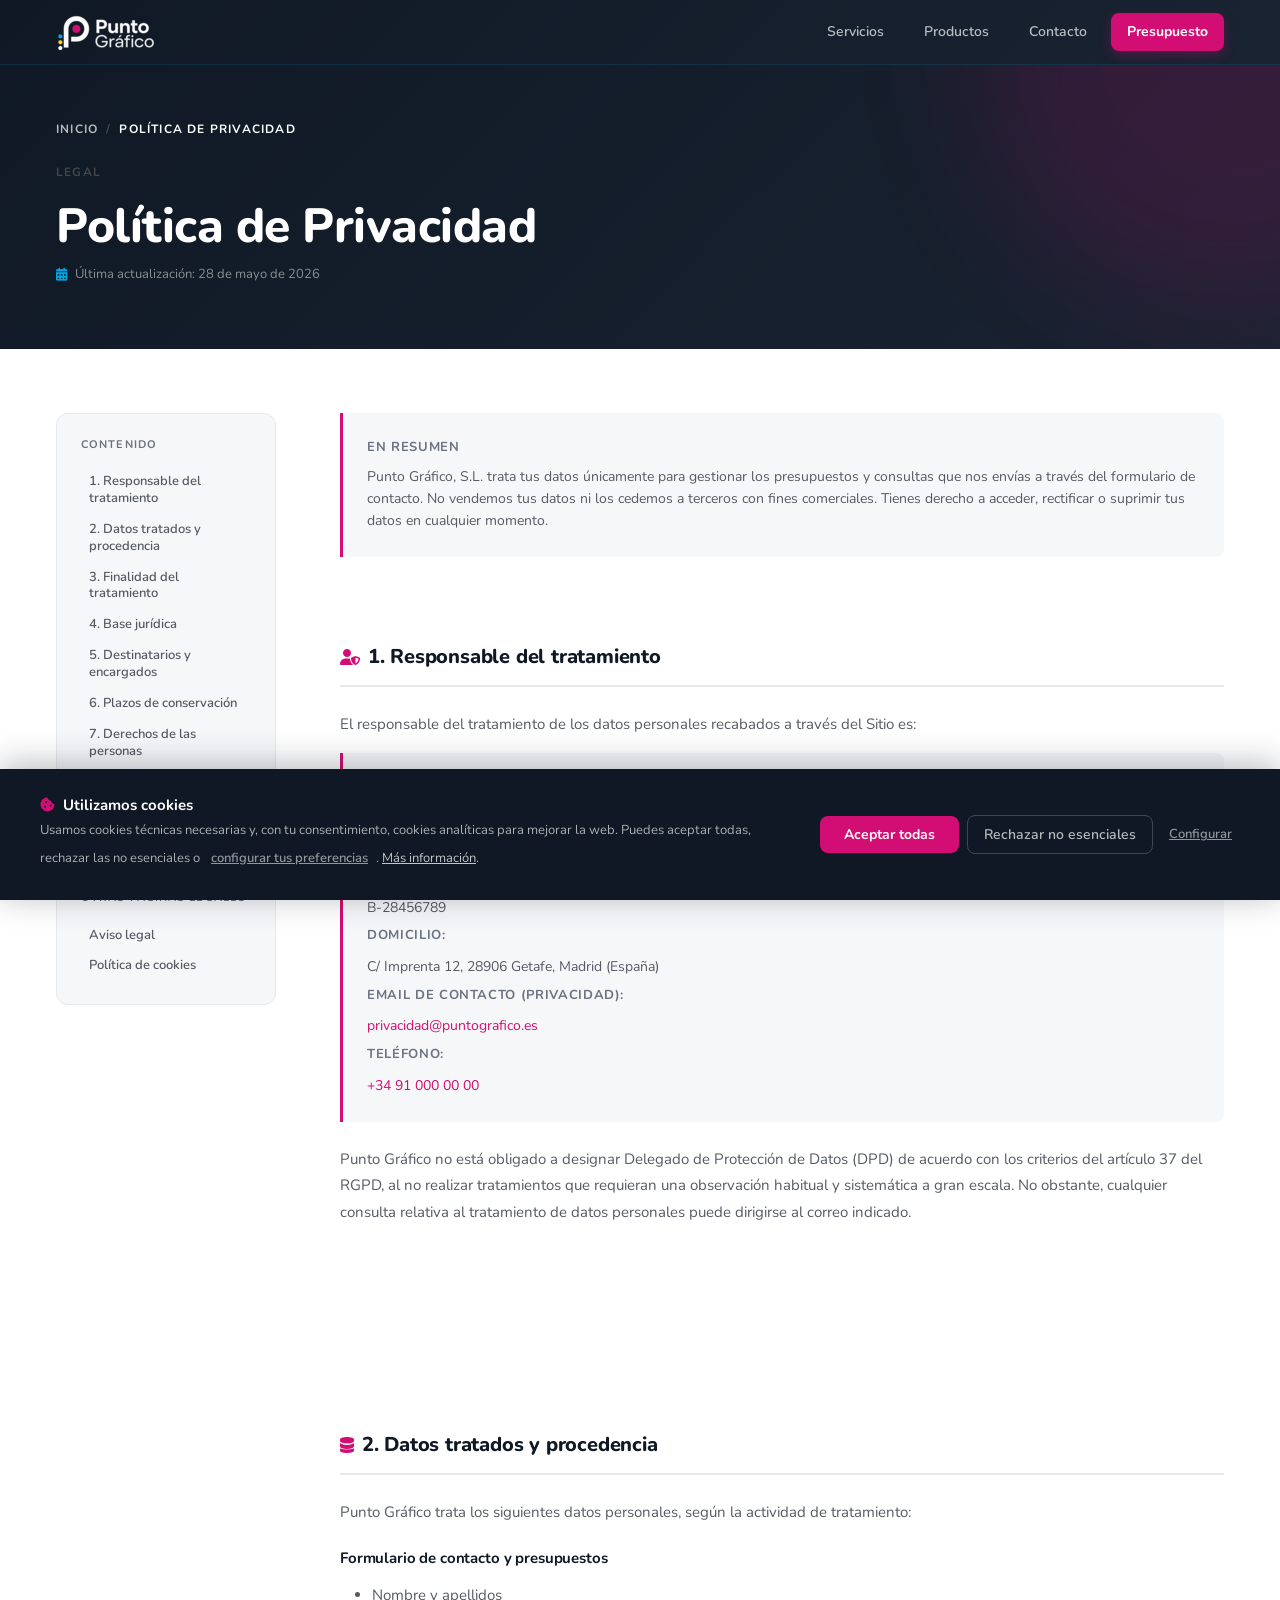
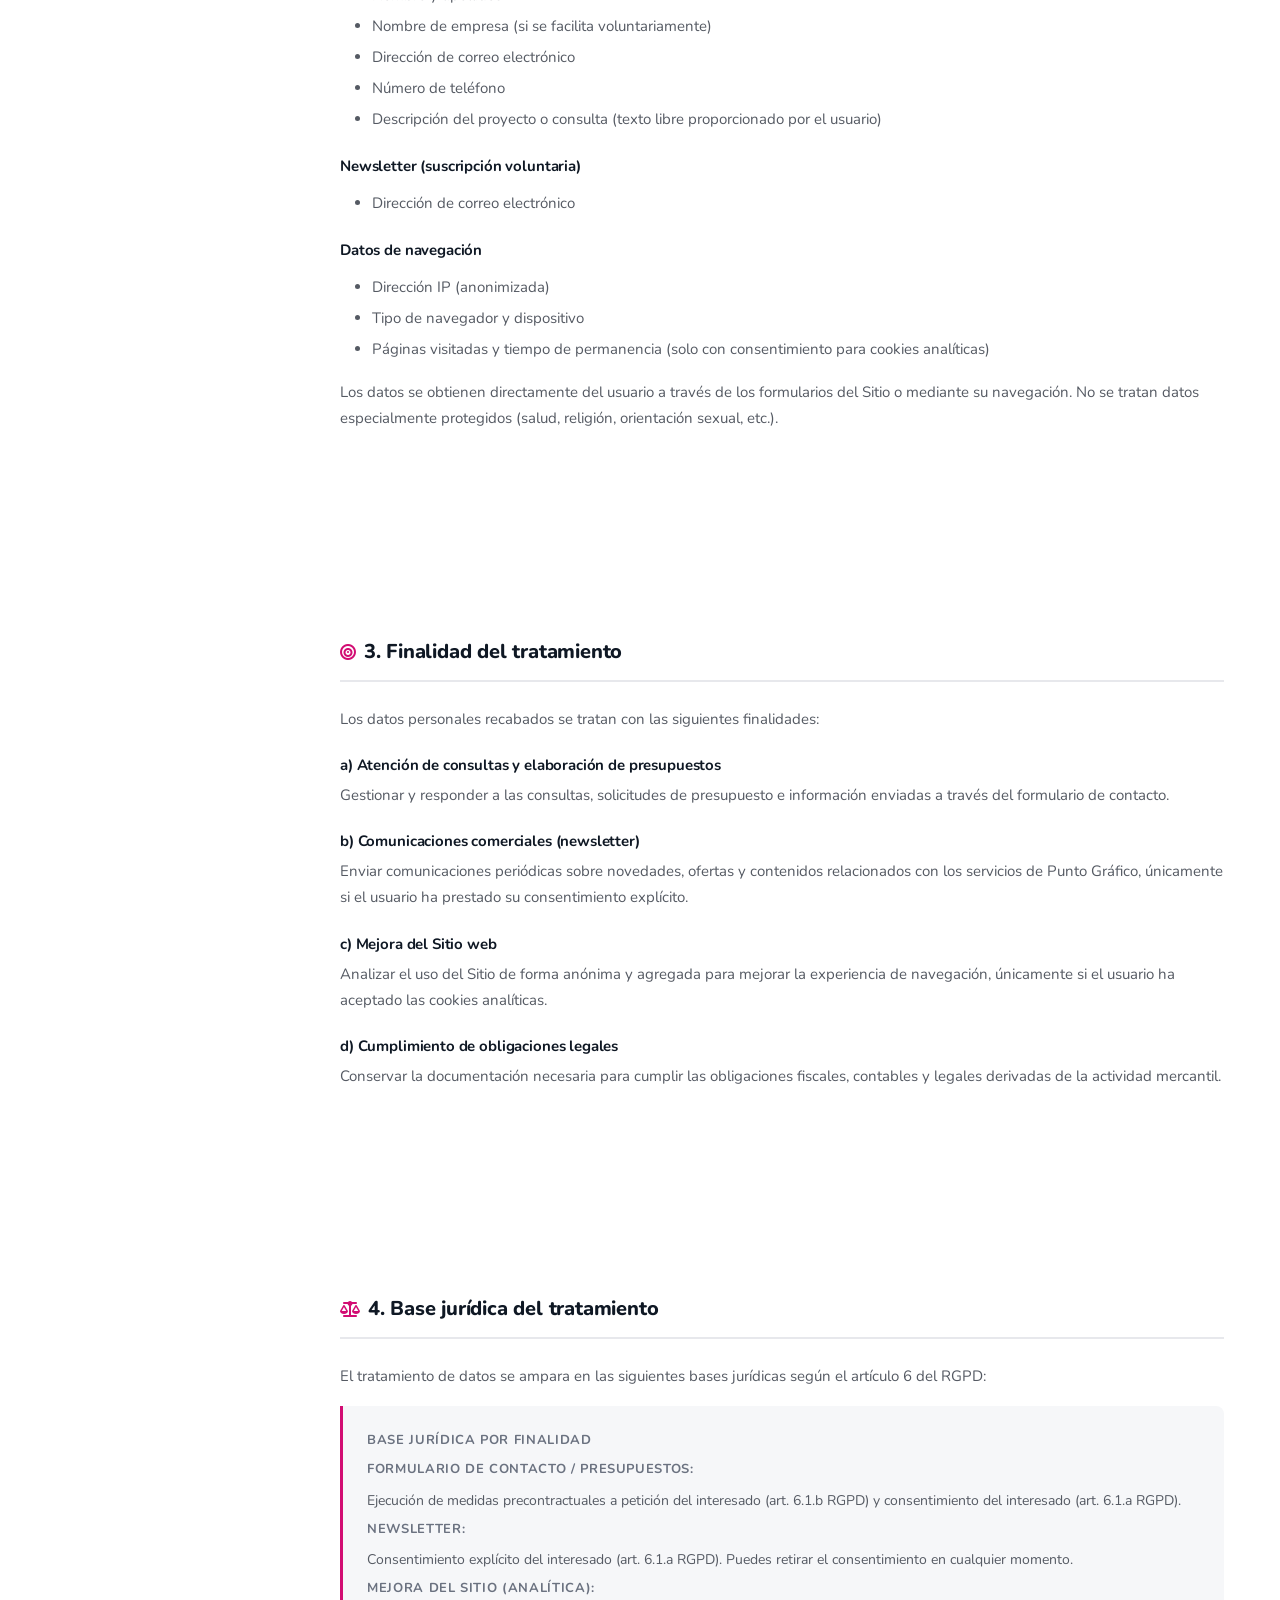
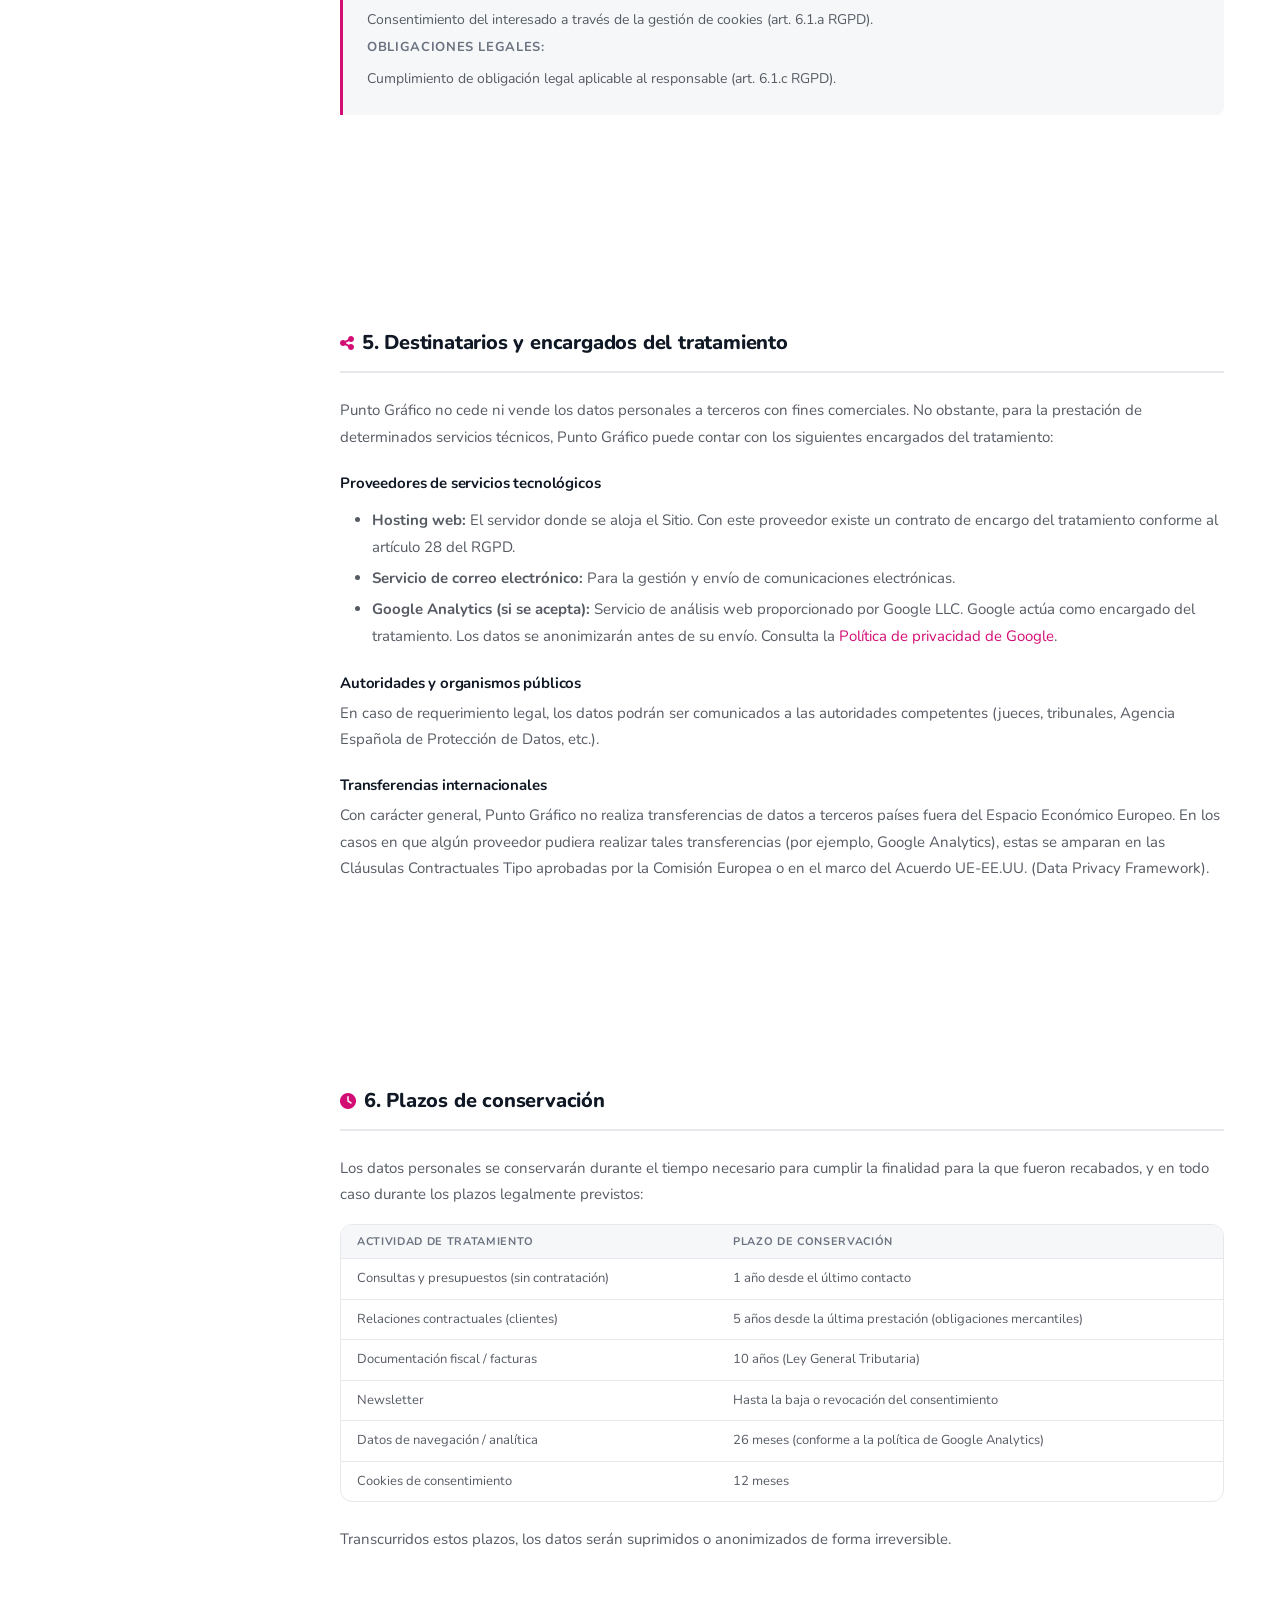
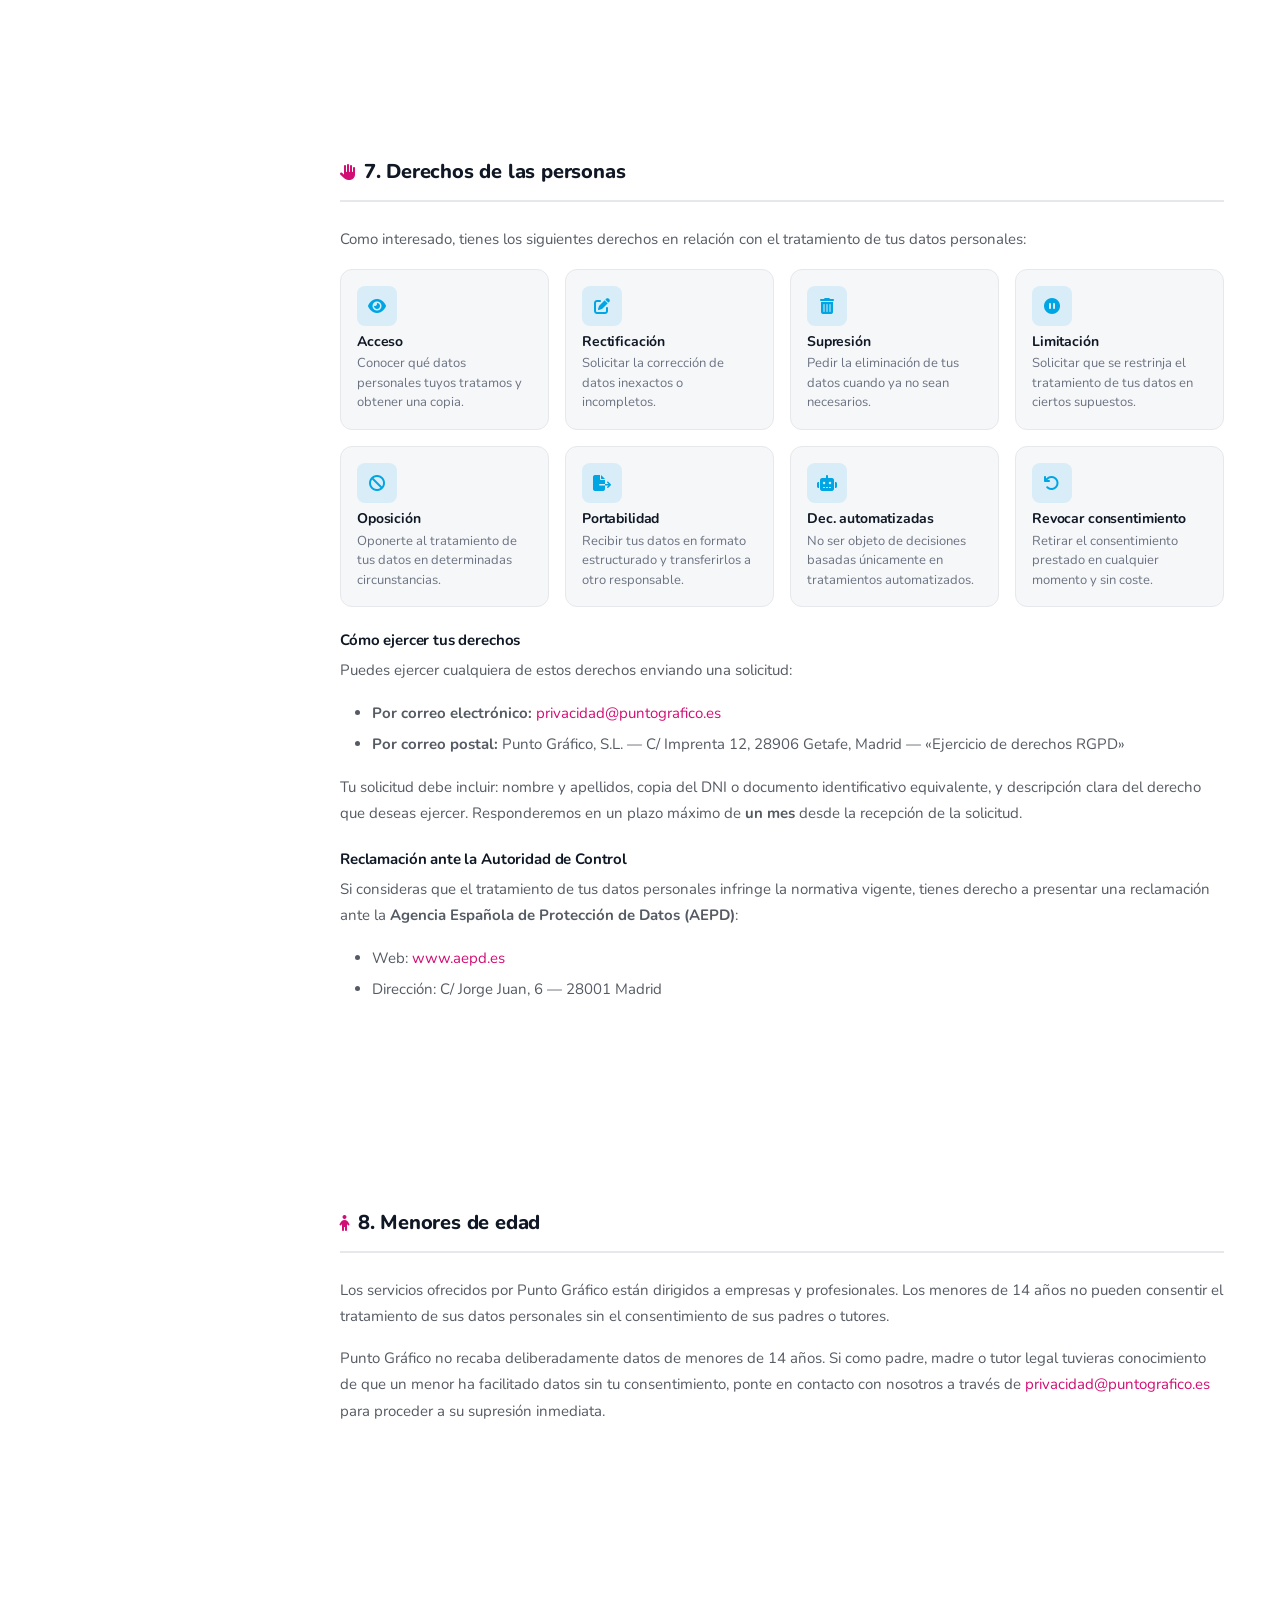
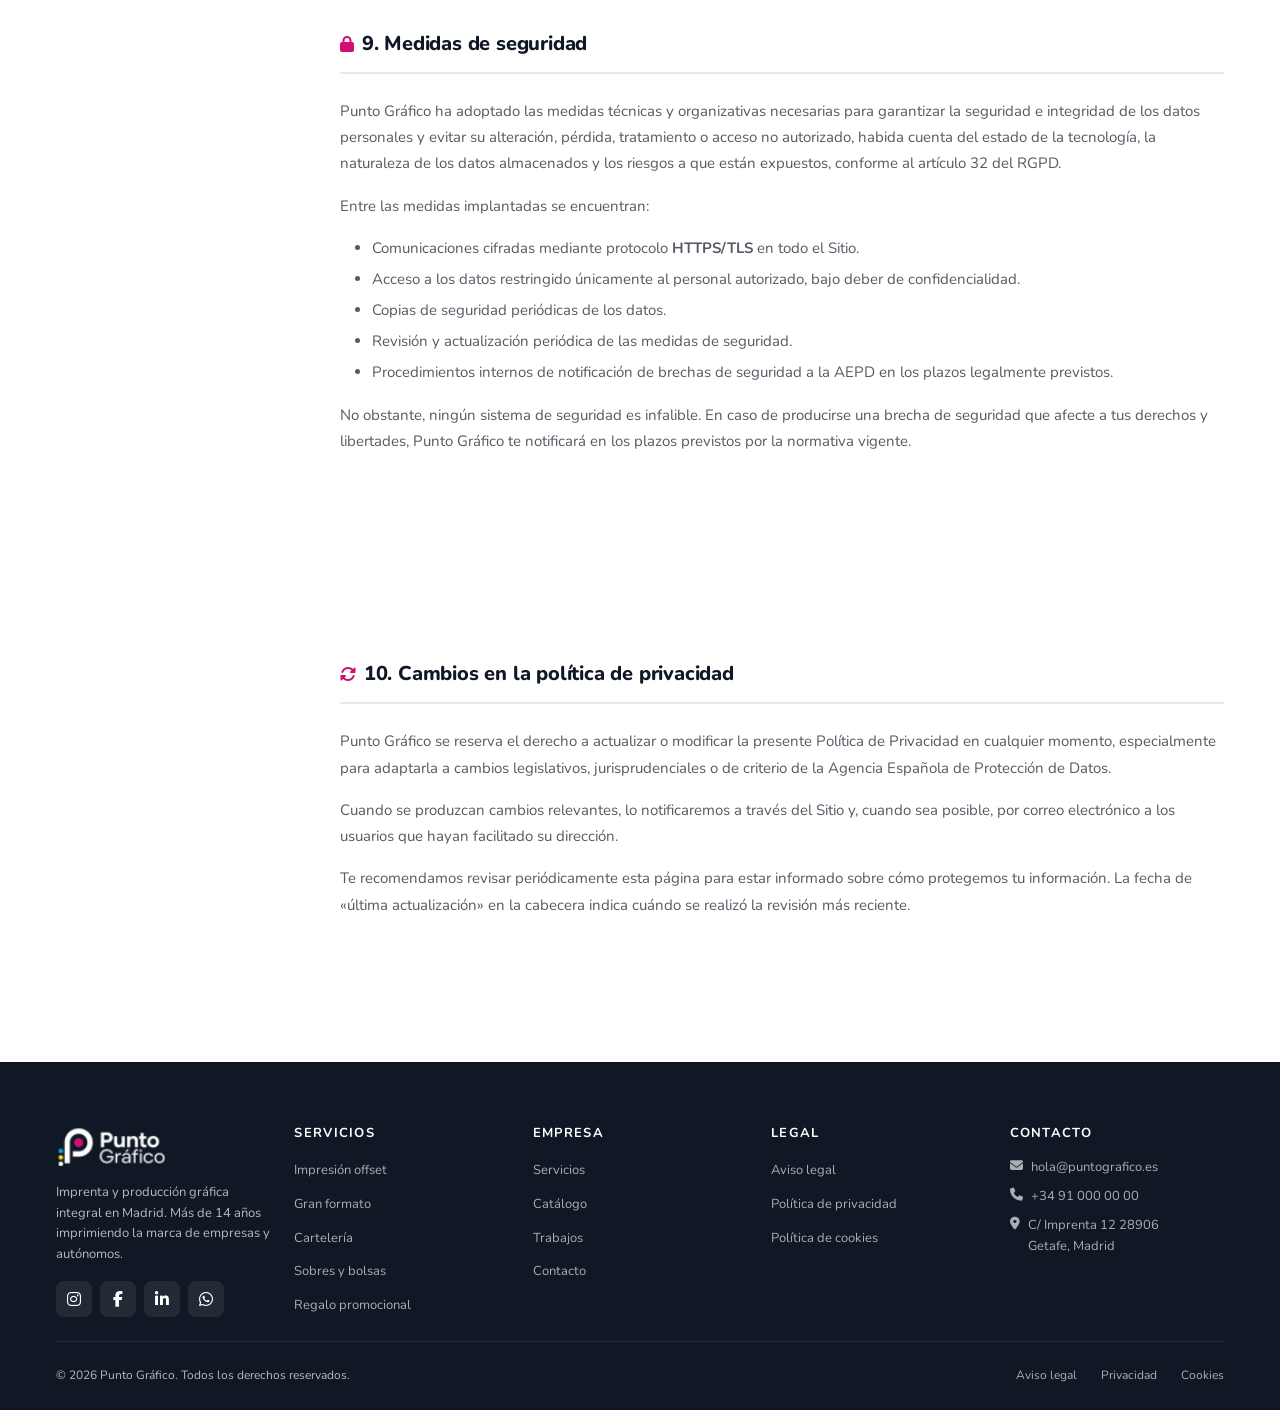
<file: politica-privacidad.html>
<!DOCTYPE html>
<html lang="es">
<head>
    <meta charset="UTF-8">
    <meta name="viewport" content="width=device-width, initial-scale=1.0">
    <title>Política de Privacidad — Punto Gráfico</title>
    <meta name="description" content="Política de privacidad de Punto Gráfico, S.L.: cómo tratamos tus datos, con qué finalidad, sus derechos y cómo ejercerlos.">
    <meta name="robots" content="noindex, follow">
    <link rel="preconnect" href="https://fonts.googleapis.com">
    <link rel="preconnect" href="https://fonts.gstatic.com" crossorigin>
    <link href="https://fonts.googleapis.com/css2?family=Nunito:wght@400;600;700;800&display=swap" rel="stylesheet">
    <link rel="stylesheet" href="https://cdnjs.cloudflare.com/ajax/libs/font-awesome/6.4.0/css/all.min.css">
    <link rel="stylesheet" href="css/styles.css">
    <link rel="stylesheet" href="css/legal.css">
</head>
<body>

    <!-- ───── Navbar ───── -->
    <header class="nav" id="nav">
        <div class="container nav-inner">
            <a href="index.html" class="logo"><img class="logo-img" src="img/punto_grafico_white.png" alt="Volver al inicio"></a>
            <button class="nav-toggle" id="nav-toggle" aria-label="Abrir menú" aria-expanded="false">
                <span class="hamburger"></span>
            </button>
            <nav id="nav-menu" class="nav-menu">
                <ul class="nav-links">
                    <li><a href="servicios.html">Servicios</a></li>
                    <li><a href="productos.html">Productos</a></li>
                    <li><a href="contacto.html">Contacto</a></li>
                </ul>
            </nav>
            <a href="contacto.html#contacto-form" class="btn btn-primary">Presupuesto</a>
        </div>
    </header>

    <!-- ───── Hero ───── -->
    <section class="legal-hero">
        <div class="container">
            <nav class="breadcrumb" aria-label="Ruta de navegación">
                <a href="index.html">Inicio</a>
                <span class="sep">/</span>
                <span>Política de privacidad</span>
            </nav>
            <span class="eyebrow">Legal</span>
            <h1>Política de Privacidad</h1>
            <div class="legal-updated">
                <i class="fas fa-calendar-alt"></i>
                <span>Última actualización: 28 de mayo de 2026</span>
            </div>
        </div>
    </section>

    <!-- ───── Content ───── -->
    <div class="legal-body">
        <div class="container">
            <div class="legal-layout">

                <!-- Sidebar -->
                <aside class="legal-sidebar">
                    <nav class="legal-nav" aria-label="Secciones de la política de privacidad">
                        <h4>Contenido</h4>
                        <ul>
                            <li><a href="#responsable">1. Responsable del tratamiento</a></li>
                            <li><a href="#datos-tratados">2. Datos tratados y procedencia</a></li>
                            <li><a href="#finalidad">3. Finalidad del tratamiento</a></li>
                            <li><a href="#base-juridica">4. Base jurídica</a></li>
                            <li><a href="#destinatarios">5. Destinatarios y encargados</a></li>
                            <li><a href="#conservacion">6. Plazos de conservación</a></li>
                            <li><a href="#derechos">7. Derechos de las personas</a></li>
                            <li><a href="#menores">8. Menores de edad</a></li>
                            <li><a href="#seguridad">9. Medidas de seguridad</a></li>
                            <li><a href="#cambios">10. Cambios en la política</a></li>
                        </ul>
                        <hr class="legal-divider">
                        <div class="legal-nav-pages">
                            <h4>Otras páginas legales</h4>
                            <ul>
                                <li><a href="aviso-legal.html">Aviso legal</a></li>
                                <li><a href="cookies.html">Política de cookies</a></li>
                            </ul>
                        </div>
                    </nav>
                </aside>

                <!-- Main content -->
                <main class="legal-content">

                    <!-- Intro -->
                    <div class="legal-infobox">
                        <strong>En resumen</strong>
                        <p>Punto Gráfico, S.L. trata tus datos únicamente para gestionar los presupuestos y consultas que nos envías a través del formulario de contacto. No vendemos tus datos ni los cedemos a terceros con fines comerciales. Tienes derecho a acceder, rectificar o suprimir tus datos en cualquier momento.</p>
                    </div>

                    <!-- 1. Responsable -->
                    <section class="legal-section" id="responsable">
                        <h2><i class="fas fa-user-shield"></i> 1. Responsable del tratamiento</h2>
                        <p>El responsable del tratamiento de los datos personales recabados a través del Sitio es:</p>
                        <div class="legal-infobox">
                            <strong>Datos del responsable</strong>
                            <p><strong>Denominación social:</strong> Punto Gráfico, S.L.</p>
                            <p><strong>NIF:</strong> B-28456789</p>
                            <p><strong>Domicilio:</strong> C/ Imprenta 12, 28906 Getafe, Madrid (España)</p>
                            <p><strong>Email de contacto (privacidad):</strong> <a href="mailto:privacidad@puntografico.es">privacidad@puntografico.es</a></p>
                            <p><strong>Teléfono:</strong> <a href="tel:+34910000000">+34 91 000 00 00</a></p>
                        </div>
                        <p>Punto Gráfico no está obligado a designar Delegado de Protección de Datos (DPD) de acuerdo con los criterios del artículo 37 del RGPD, al no realizar tratamientos que requieran una observación habitual y sistemática a gran escala. No obstante, cualquier consulta relativa al tratamiento de datos personales puede dirigirse al correo indicado.</p>
                    </section>

                    <!-- 2. Datos tratados -->
                    <section class="legal-section" id="datos-tratados">
                        <h2><i class="fas fa-database"></i> 2. Datos tratados y procedencia</h2>
                        <p>Punto Gráfico trata los siguientes datos personales, según la actividad de tratamiento:</p>

                        <h3>Formulario de contacto y presupuestos</h3>
                        <ul>
                            <li>Nombre y apellidos</li>
                            <li>Nombre de empresa (si se facilita voluntariamente)</li>
                            <li>Dirección de correo electrónico</li>
                            <li>Número de teléfono</li>
                            <li>Descripción del proyecto o consulta (texto libre proporcionado por el usuario)</li>
                        </ul>

                        <h3>Newsletter (suscripción voluntaria)</h3>
                        <ul>
                            <li>Dirección de correo electrónico</li>
                        </ul>

                        <h3>Datos de navegación</h3>
                        <ul>
                            <li>Dirección IP (anonimizada)</li>
                            <li>Tipo de navegador y dispositivo</li>
                            <li>Páginas visitadas y tiempo de permanencia (solo con consentimiento para cookies analíticas)</li>
                        </ul>

                        <p>Los datos se obtienen directamente del usuario a través de los formularios del Sitio o mediante su navegación. No se tratan datos especialmente protegidos (salud, religión, orientación sexual, etc.).</p>
                    </section>

                    <!-- 3. Finalidad -->
                    <section class="legal-section" id="finalidad">
                        <h2><i class="fas fa-bullseye"></i> 3. Finalidad del tratamiento</h2>
                        <p>Los datos personales recabados se tratan con las siguientes finalidades:</p>

                        <h3>a) Atención de consultas y elaboración de presupuestos</h3>
                        <p>Gestionar y responder a las consultas, solicitudes de presupuesto e información enviadas a través del formulario de contacto.</p>

                        <h3>b) Comunicaciones comerciales (newsletter)</h3>
                        <p>Enviar comunicaciones periódicas sobre novedades, ofertas y contenidos relacionados con los servicios de Punto Gráfico, únicamente si el usuario ha prestado su consentimiento explícito.</p>

                        <h3>c) Mejora del Sitio web</h3>
                        <p>Analizar el uso del Sitio de forma anónima y agregada para mejorar la experiencia de navegación, únicamente si el usuario ha aceptado las cookies analíticas.</p>

                        <h3>d) Cumplimiento de obligaciones legales</h3>
                        <p>Conservar la documentación necesaria para cumplir las obligaciones fiscales, contables y legales derivadas de la actividad mercantil.</p>
                    </section>

                    <!-- 4. Base jurídica -->
                    <section class="legal-section" id="base-juridica">
                        <h2><i class="fas fa-balance-scale"></i> 4. Base jurídica del tratamiento</h2>
                        <p>El tratamiento de datos se ampara en las siguientes bases jurídicas según el artículo 6 del RGPD:</p>

                        <div class="legal-infobox">
                            <strong>Base jurídica por finalidad</strong>
                            <p><strong>Formulario de contacto / presupuestos:</strong> Ejecución de medidas precontractuales a petición del interesado (art. 6.1.b RGPD) y consentimiento del interesado (art. 6.1.a RGPD).</p>
                            <p><strong>Newsletter:</strong> Consentimiento explícito del interesado (art. 6.1.a RGPD). Puedes retirar el consentimiento en cualquier momento.</p>
                            <p><strong>Mejora del Sitio (analítica):</strong> Consentimiento del interesado a través de la gestión de cookies (art. 6.1.a RGPD).</p>
                            <p><strong>Obligaciones legales:</strong> Cumplimiento de obligación legal aplicable al responsable (art. 6.1.c RGPD).</p>
                        </div>
                    </section>

                    <!-- 5. Destinatarios -->
                    <section class="legal-section" id="destinatarios">
                        <h2><i class="fas fa-share-alt"></i> 5. Destinatarios y encargados del tratamiento</h2>
                        <p>Punto Gráfico no cede ni vende los datos personales a terceros con fines comerciales. No obstante, para la prestación de determinados servicios técnicos, Punto Gráfico puede contar con los siguientes encargados del tratamiento:</p>

                        <h3>Proveedores de servicios tecnológicos</h3>
                        <ul>
                            <li><strong>Hosting web:</strong> El servidor donde se aloja el Sitio. Con este proveedor existe un contrato de encargo del tratamiento conforme al artículo 28 del RGPD.</li>
                            <li><strong>Servicio de correo electrónico:</strong> Para la gestión y envío de comunicaciones electrónicas.</li>
                            <li><strong>Google Analytics (si se acepta):</strong> Servicio de análisis web proporcionado por Google LLC. Google actúa como encargado del tratamiento. Los datos se anonimizarán antes de su envío. Consulta la <a href="https://policies.google.com/privacy" target="_blank" rel="noopener noreferrer">Política de privacidad de Google</a>.</li>
                        </ul>

                        <h3>Autoridades y organismos públicos</h3>
                        <p>En caso de requerimiento legal, los datos podrán ser comunicados a las autoridades competentes (jueces, tribunales, Agencia Española de Protección de Datos, etc.).</p>

                        <h3>Transferencias internacionales</h3>
                        <p>Con carácter general, Punto Gráfico no realiza transferencias de datos a terceros países fuera del Espacio Económico Europeo. En los casos en que algún proveedor pudiera realizar tales transferencias (por ejemplo, Google Analytics), estas se amparan en las Cláusulas Contractuales Tipo aprobadas por la Comisión Europea o en el marco del Acuerdo UE-EE.UU. (Data Privacy Framework).</p>
                    </section>

                    <!-- 6. Conservación -->
                    <section class="legal-section" id="conservacion">
                        <h2><i class="fas fa-clock"></i> 6. Plazos de conservación</h2>
                        <p>Los datos personales se conservarán durante el tiempo necesario para cumplir la finalidad para la que fueron recabados, y en todo caso durante los plazos legalmente previstos:</p>

                        <div class="legal-table-wrapper">
                            <table class="legal-table">
                                <thead>
                                    <tr>
                                        <th>Actividad de tratamiento</th>
                                        <th>Plazo de conservación</th>
                                    </tr>
                                </thead>
                                <tbody>
                                    <tr>
                                        <td>Consultas y presupuestos (sin contratación)</td>
                                        <td>1 año desde el último contacto</td>
                                    </tr>
                                    <tr>
                                        <td>Relaciones contractuales (clientes)</td>
                                        <td>5 años desde la última prestación (obligaciones mercantiles)</td>
                                    </tr>
                                    <tr>
                                        <td>Documentación fiscal / facturas</td>
                                        <td>10 años (Ley General Tributaria)</td>
                                    </tr>
                                    <tr>
                                        <td>Newsletter</td>
                                        <td>Hasta la baja o revocación del consentimiento</td>
                                    </tr>
                                    <tr>
                                        <td>Datos de navegación / analítica</td>
                                        <td>26 meses (conforme a la política de Google Analytics)</td>
                                    </tr>
                                    <tr>
                                        <td>Cookies de consentimiento</td>
                                        <td>12 meses</td>
                                    </tr>
                                </tbody>
                            </table>
                        </div>
                        <p>Transcurridos estos plazos, los datos serán suprimidos o anonimizados de forma irreversible.</p>
                    </section>

                    <!-- 7. Derechos -->
                    <section class="legal-section" id="derechos">
                        <h2><i class="fas fa-hand-paper"></i> 7. Derechos de las personas</h2>
                        <p>Como interesado, tienes los siguientes derechos en relación con el tratamiento de tus datos personales:</p>

                        <div class="rights-grid">
                            <div class="right-card">
                                <div class="right-icon"><i class="fas fa-eye"></i></div>
                                <h4>Acceso</h4>
                                <p>Conocer qué datos personales tuyos tratamos y obtener una copia.</p>
                            </div>
                            <div class="right-card">
                                <div class="right-icon"><i class="fas fa-edit"></i></div>
                                <h4>Rectificación</h4>
                                <p>Solicitar la corrección de datos inexactos o incompletos.</p>
                            </div>
                            <div class="right-card">
                                <div class="right-icon"><i class="fas fa-trash-alt"></i></div>
                                <h4>Supresión</h4>
                                <p>Pedir la eliminación de tus datos cuando ya no sean necesarios.</p>
                            </div>
                            <div class="right-card">
                                <div class="right-icon"><i class="fas fa-pause-circle"></i></div>
                                <h4>Limitación</h4>
                                <p>Solicitar que se restrinja el tratamiento de tus datos en ciertos supuestos.</p>
                            </div>
                            <div class="right-card">
                                <div class="right-icon"><i class="fas fa-ban"></i></div>
                                <h4>Oposición</h4>
                                <p>Oponerte al tratamiento de tus datos en determinadas circunstancias.</p>
                            </div>
                            <div class="right-card">
                                <div class="right-icon"><i class="fas fa-file-export"></i></div>
                                <h4>Portabilidad</h4>
                                <p>Recibir tus datos en formato estructurado y transferirlos a otro responsable.</p>
                            </div>
                            <div class="right-card">
                                <div class="right-icon"><i class="fas fa-robot"></i></div>
                                <h4>Dec. automatizadas</h4>
                                <p>No ser objeto de decisiones basadas únicamente en tratamientos automatizados.</p>
                            </div>
                            <div class="right-card">
                                <div class="right-icon"><i class="fas fa-undo"></i></div>
                                <h4>Revocar consentimiento</h4>
                                <p>Retirar el consentimiento prestado en cualquier momento y sin coste.</p>
                            </div>
                        </div>

                        <h3>Cómo ejercer tus derechos</h3>
                        <p>Puedes ejercer cualquiera de estos derechos enviando una solicitud:</p>
                        <ul>
                            <li><strong>Por correo electrónico:</strong> <a href="mailto:privacidad@puntografico.es">privacidad@puntografico.es</a></li>
                            <li><strong>Por correo postal:</strong> Punto Gráfico, S.L. — C/ Imprenta 12, 28906 Getafe, Madrid — «Ejercicio de derechos RGPD»</li>
                        </ul>
                        <p>Tu solicitud debe incluir: nombre y apellidos, copia del DNI o documento identificativo equivalente, y descripción clara del derecho que deseas ejercer. Responderemos en un plazo máximo de <strong>un mes</strong> desde la recepción de la solicitud.</p>

                        <h3>Reclamación ante la Autoridad de Control</h3>
                        <p>Si consideras que el tratamiento de tus datos personales infringe la normativa vigente, tienes derecho a presentar una reclamación ante la <strong>Agencia Española de Protección de Datos (AEPD)</strong>:</p>
                        <ul>
                            <li>Web: <a href="https://www.aepd.es" target="_blank" rel="noopener noreferrer">www.aepd.es</a></li>
                            <li>Dirección: C/ Jorge Juan, 6 — 28001 Madrid</li>
                        </ul>
                    </section>

                    <!-- 8. Menores -->
                    <section class="legal-section" id="menores">
                        <h2><i class="fas fa-child"></i> 8. Menores de edad</h2>
                        <p>Los servicios ofrecidos por Punto Gráfico están dirigidos a empresas y profesionales. Los menores de 14 años no pueden consentir el tratamiento de sus datos personales sin el consentimiento de sus padres o tutores.</p>
                        <p>Punto Gráfico no recaba deliberadamente datos de menores de 14 años. Si como padre, madre o tutor legal tuvieras conocimiento de que un menor ha facilitado datos sin tu consentimiento, ponte en contacto con nosotros a través de <a href="mailto:privacidad@puntografico.es">privacidad@puntografico.es</a> para proceder a su supresión inmediata.</p>
                    </section>

                    <!-- 9. Seguridad -->
                    <section class="legal-section" id="seguridad">
                        <h2><i class="fas fa-lock"></i> 9. Medidas de seguridad</h2>
                        <p>Punto Gráfico ha adoptado las medidas técnicas y organizativas necesarias para garantizar la seguridad e integridad de los datos personales y evitar su alteración, pérdida, tratamiento o acceso no autorizado, habida cuenta del estado de la tecnología, la naturaleza de los datos almacenados y los riesgos a que están expuestos, conforme al artículo 32 del RGPD.</p>
                        <p>Entre las medidas implantadas se encuentran:</p>
                        <ul>
                            <li>Comunicaciones cifradas mediante protocolo <strong>HTTPS/TLS</strong> en todo el Sitio.</li>
                            <li>Acceso a los datos restringido únicamente al personal autorizado, bajo deber de confidencialidad.</li>
                            <li>Copias de seguridad periódicas de los datos.</li>
                            <li>Revisión y actualización periódica de las medidas de seguridad.</li>
                            <li>Procedimientos internos de notificación de brechas de seguridad a la AEPD en los plazos legalmente previstos.</li>
                        </ul>
                        <p>No obstante, ningún sistema de seguridad es infalible. En caso de producirse una brecha de seguridad que afecte a tus derechos y libertades, Punto Gráfico te notificará en los plazos previstos por la normativa vigente.</p>
                    </section>

                    <!-- 10. Cambios -->
                    <section class="legal-section" id="cambios">
                        <h2><i class="fas fa-sync-alt"></i> 10. Cambios en la política de privacidad</h2>
                        <p>Punto Gráfico se reserva el derecho a actualizar o modificar la presente Política de Privacidad en cualquier momento, especialmente para adaptarla a cambios legislativos, jurisprudenciales o de criterio de la Agencia Española de Protección de Datos.</p>
                        <p>Cuando se produzcan cambios relevantes, lo notificaremos a través del Sitio y, cuando sea posible, por correo electrónico a los usuarios que hayan facilitado su dirección.</p>
                        <p>Te recomendamos revisar periódicamente esta página para estar informado sobre cómo protegemos tu información. La fecha de «última actualización» en la cabecera indica cuándo se realizó la revisión más reciente.</p>
                    </section>

                </main>
            </div>
        </div>
    </div>

    <!-- ───── Footer ───── -->
    <footer class="footer">
        <div class="container">
            <div class="footer-grid">
                <div class="footer-brand">
                    <img class="footer-logo" src="img/punto_grafico_white.png" alt="Punto Gráfico">
                    <p>Imprenta y producción gráfica integral en Madrid. Más de 14 años imprimiendo la marca de empresas y autónomos.</p>
                    <div class="socials">
                        <a href="#" aria-label="Instagram"><i class="fab fa-instagram"></i></a>
                        <a href="#" aria-label="Facebook"><i class="fab fa-facebook-f"></i></a>
                        <a href="#" aria-label="LinkedIn"><i class="fab fa-linkedin-in"></i></a>
                        <a href="#" aria-label="WhatsApp"><i class="fab fa-whatsapp"></i></a>
                    </div>
                </div>
                <div>
                    <h4>SERVICIOS</h4>
                    <ul class="footer-links">
                        <li><a href="servicios.html">Impresión offset</a></li>
                        <li><a href="servicios.html">Gran formato</a></li>
                        <li><a href="servicios.html">Cartelería</a></li>
                        <li><a href="servicios.html">Sobres y bolsas</a></li>
                        <li><a href="servicios.html">Regalo promocional</a></li>
                    </ul>
                </div>
                <div>
                    <h4>EMPRESA</h4>
                    <ul class="footer-links">
                        <li><a href="servicios.html">Servicios</a></li>
                        <li><a href="productos.html">Catálogo</a></li>
                        <li><a href="index.html#trabajos">Trabajos</a></li>
                        <li><a href="contacto.html">Contacto</a></li>
                    </ul>
                </div>
                <div>
                    <h4>LEGAL</h4>
                    <ul class="footer-links">
                        <li><a href="aviso-legal.html">Aviso legal</a></li>
                        <li><a href="politica-privacidad.html" class="active">Política de privacidad</a></li>
                        <li><a href="cookies.html">Política de cookies</a></li>
                    </ul>
                </div>
                <div>
                    <h4>CONTACTO</h4>
                    <ul class="footer-contact">
                        <li><a href="mailto:hola@puntografico.es"><i class="fas fa-envelope"></i> hola@puntografico.es</a></li>
                        <li><a href="tel:+34910000000"><i class="fas fa-phone"></i> +34 91 000 00 00</a></li>
                        <li><span><i class="fas fa-map-marker-alt"></i> C/ Imprenta 12 28906<br>Getafe, Madrid</span></li>
                    </ul>
                </div>
            </div>
            <div class="footer-bottom">
                <p>&copy; 2026 Punto Gráfico. Todos los derechos reservados.</p>
                <div class="footer-legal">
                    <a href="aviso-legal.html">Aviso legal</a>
                    <a href="politica-privacidad.html">Privacidad</a>
                    <a href="cookies.html">Cookies</a>
                </div>
            </div>
        </div>
    </footer>

    <a href="https://wa.me/34600000000" target="_blank" class="float-whatsapp" aria-label="WhatsApp">
        <i class="fab fa-whatsapp"></i>
    </a>

    <script src="js/main.js"></script>
    <script src="js/cookies.js"></script>
</body>
</html>
</file>
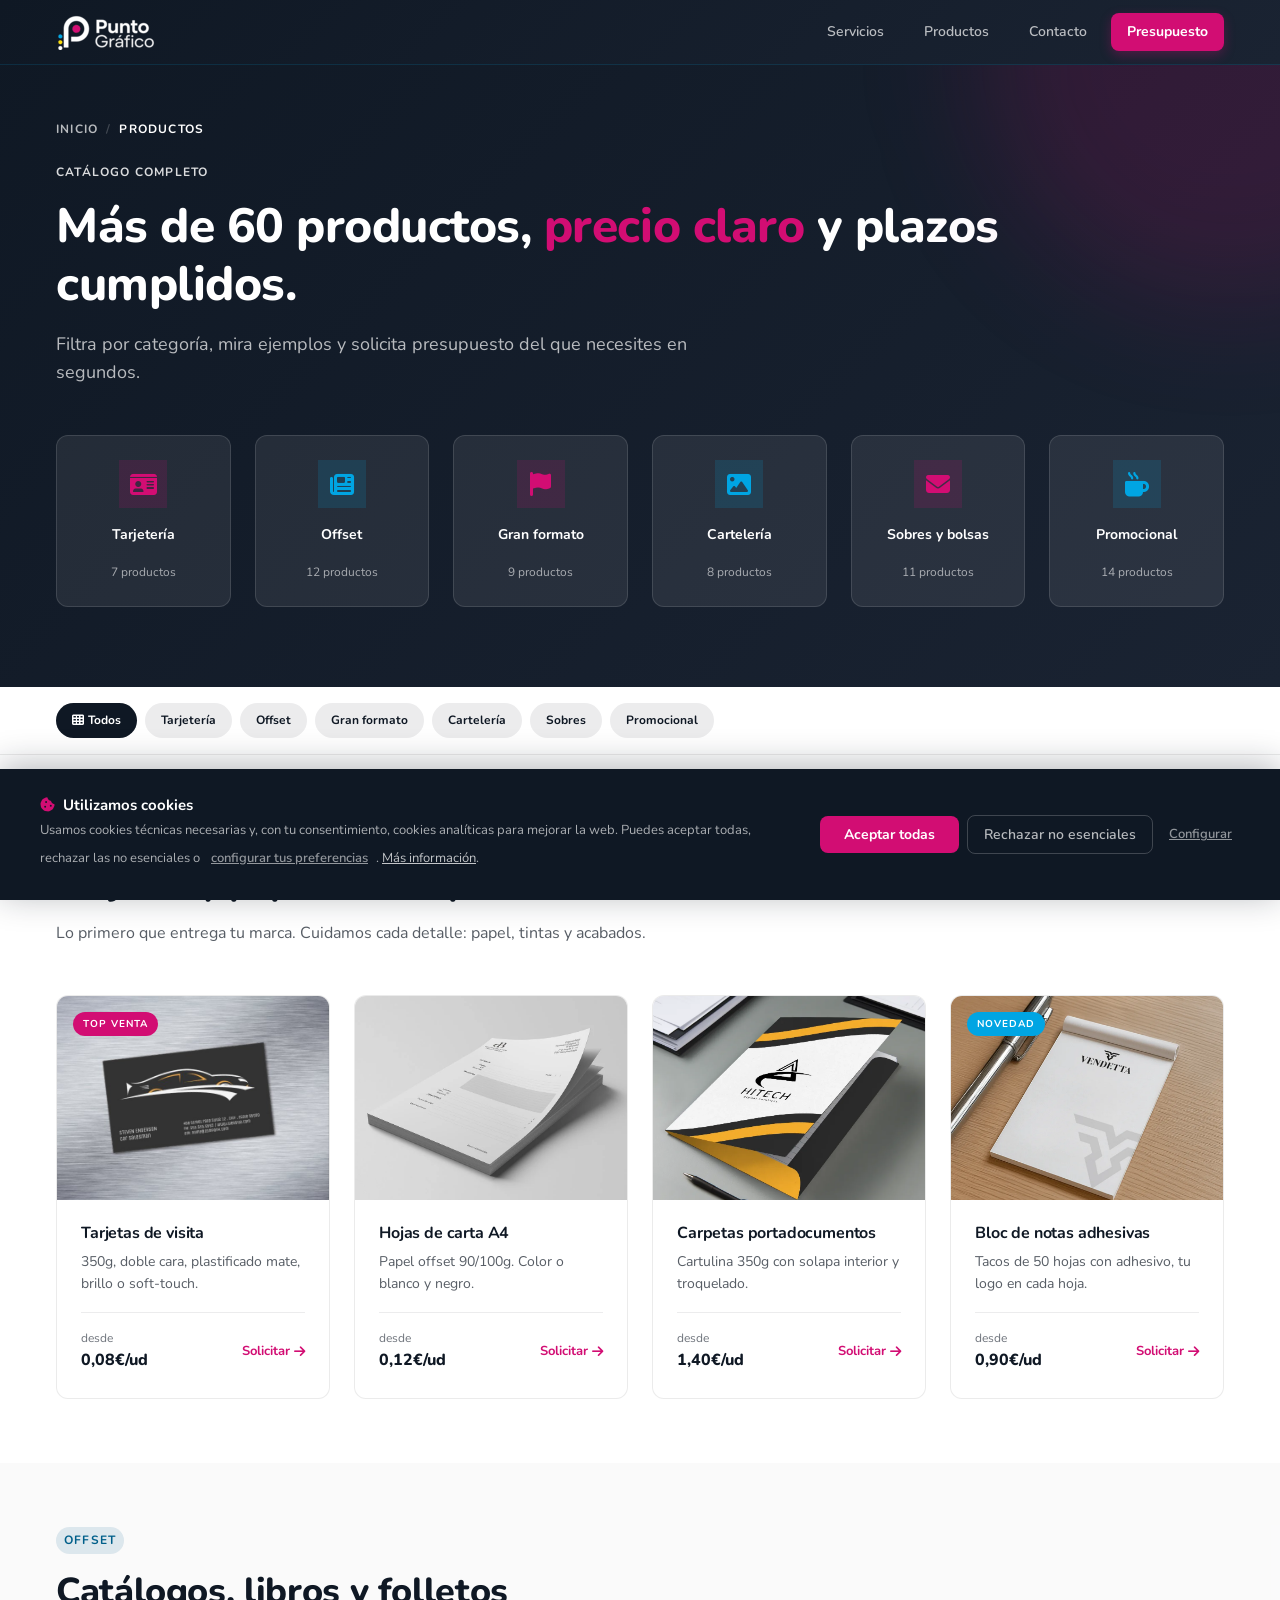
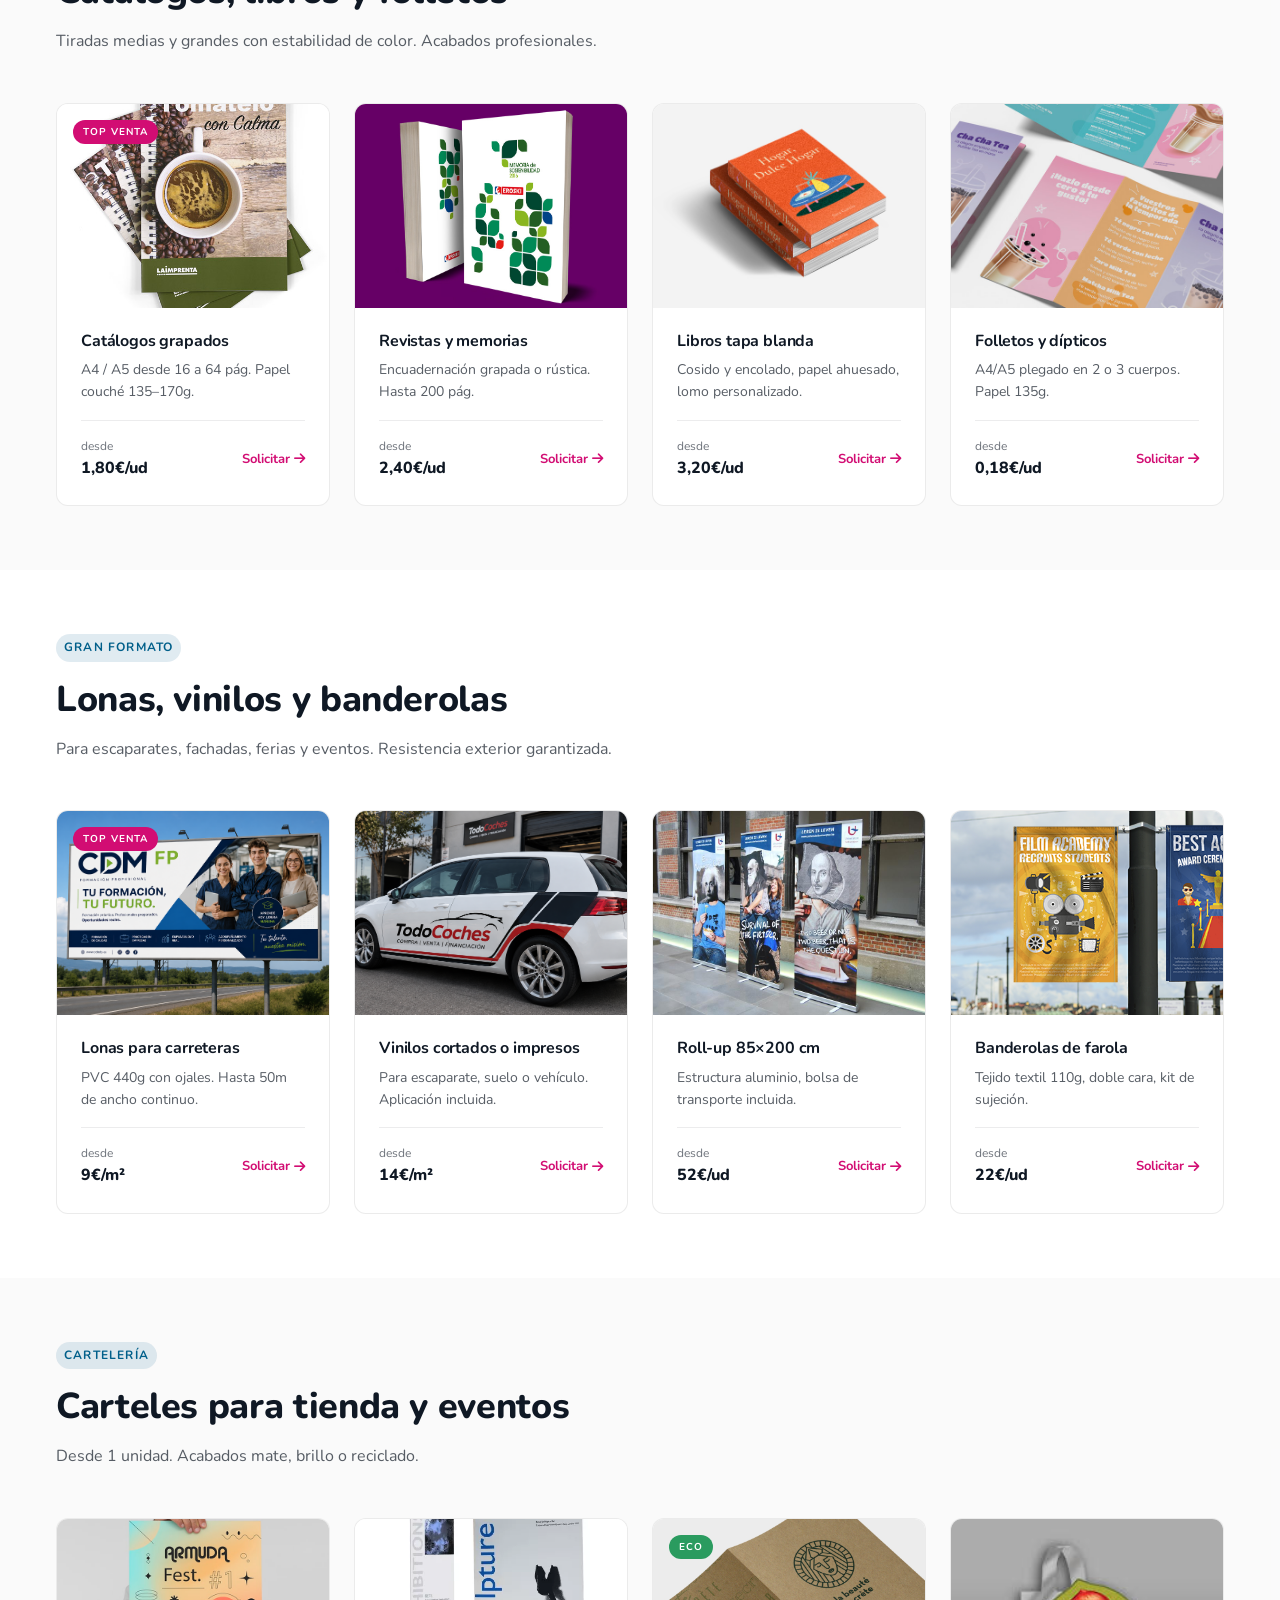
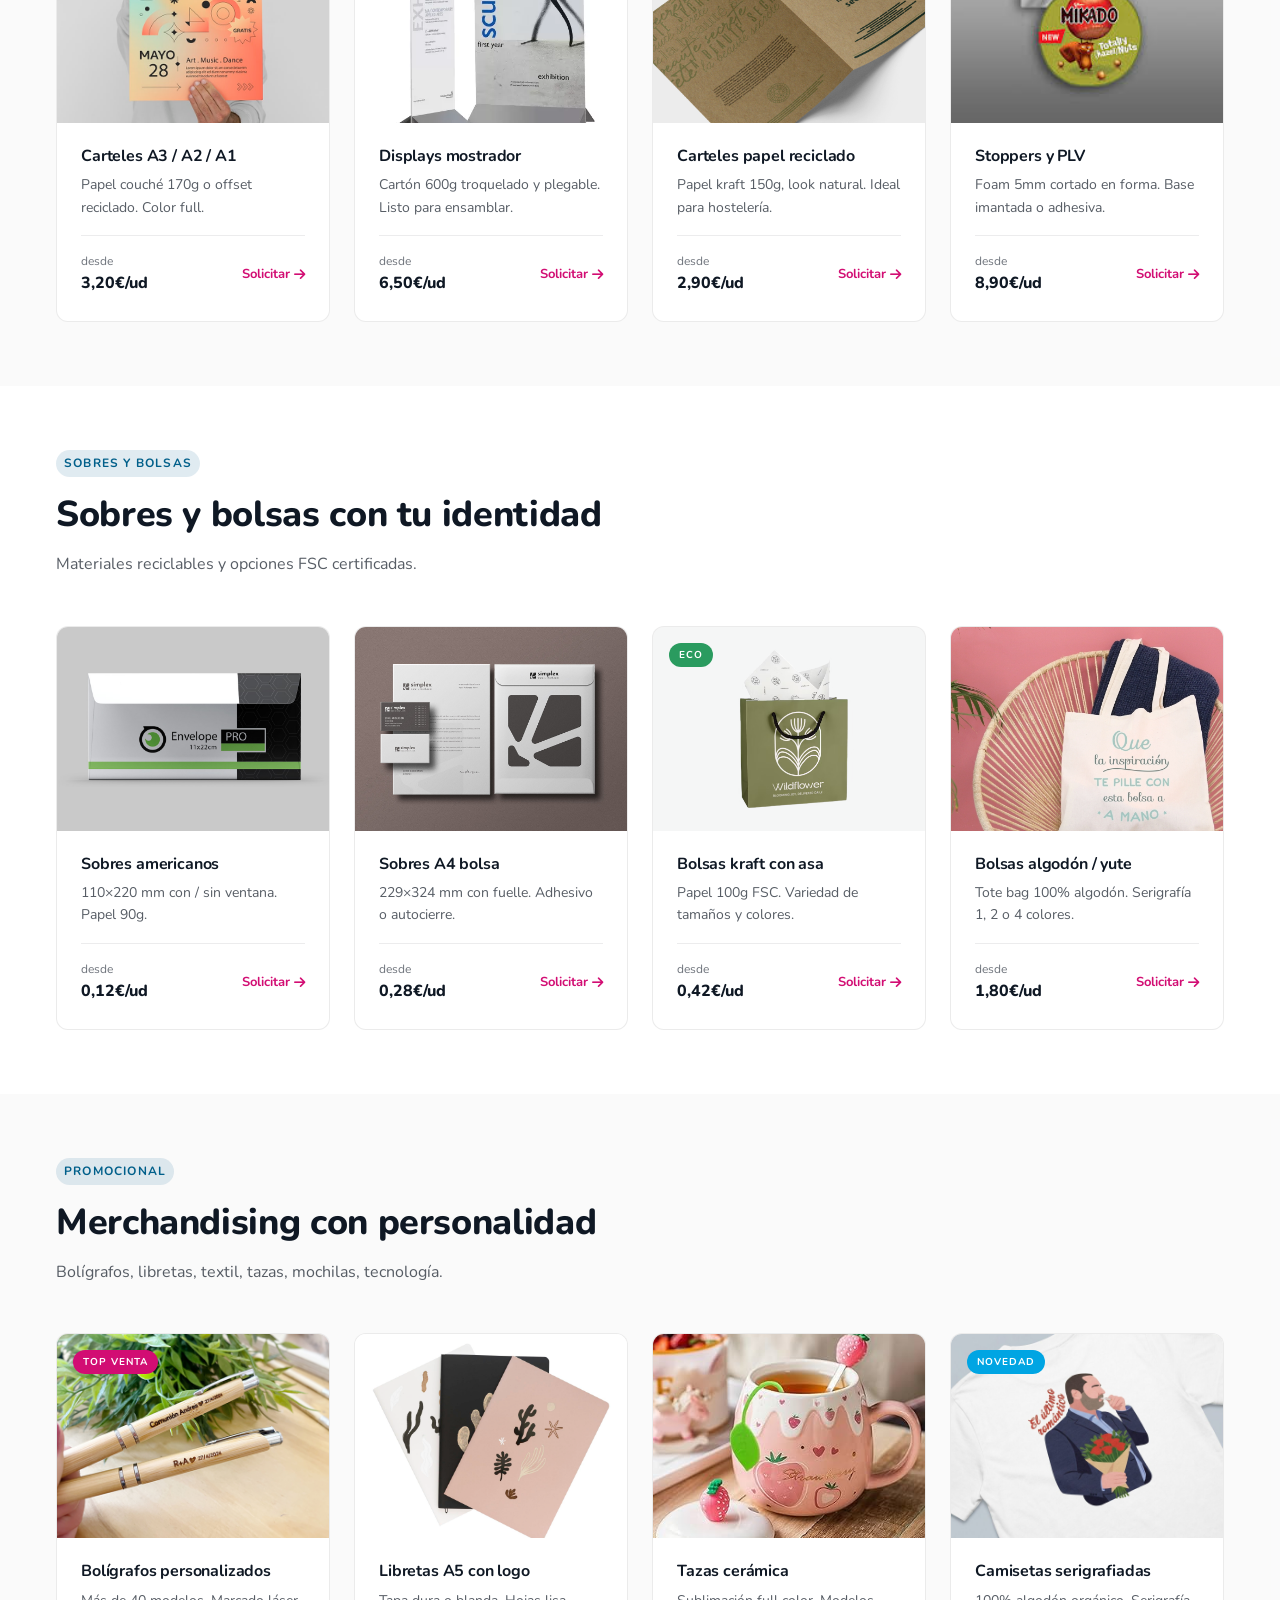
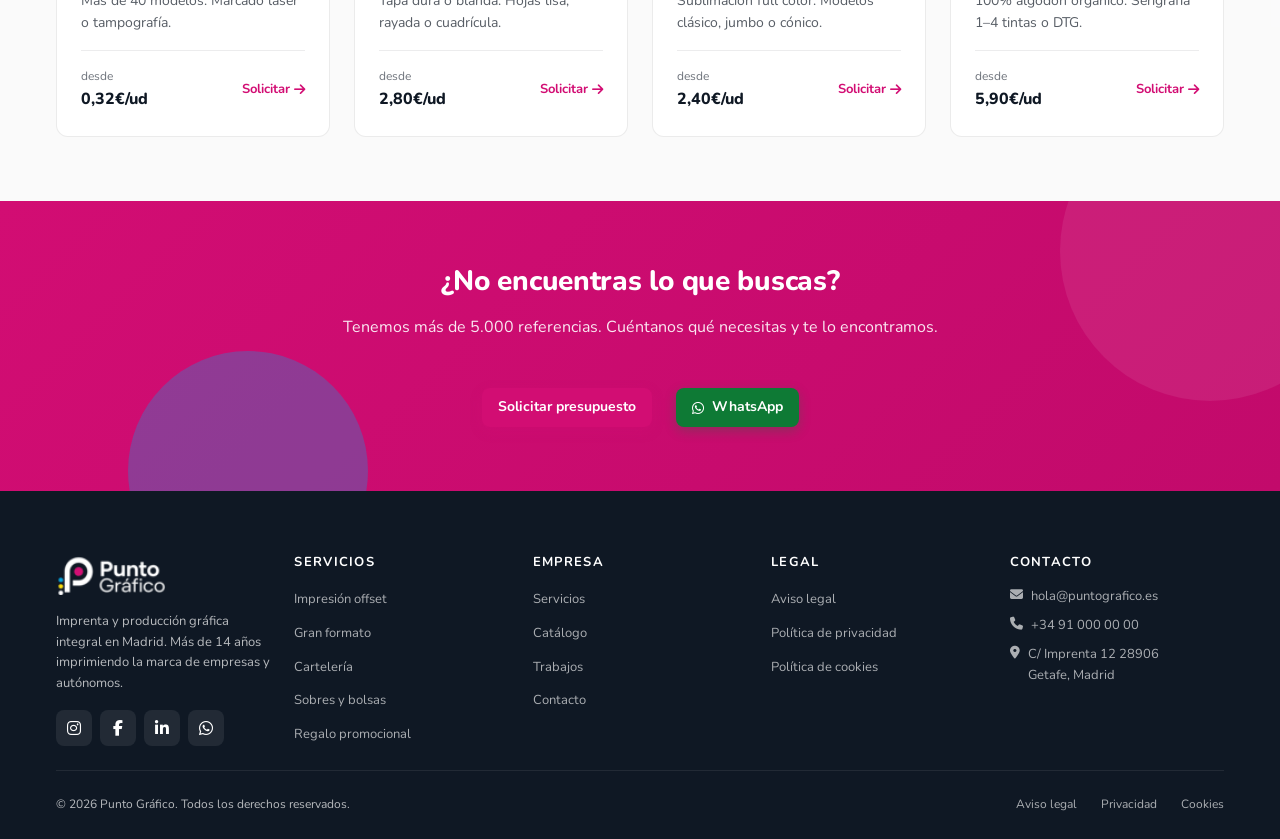
<file: productos.html>
<!DOCTYPE html>
<html lang="es">
<head>
    <meta charset="UTF-8">
    <meta name="viewport" content="width=device-width, initial-scale=1.0">
    <title>Productos — Punto Gráfico</title>
    <meta name="description" content="Catálogo de productos de imprenta de Punto Gráfico: tarjetas, folletos, carteles, lonas, sobres, bolsas, merchandising y más.">
    <link rel="preconnect" href="https://fonts.googleapis.com">
    <link rel="preconnect" href="https://fonts.gstatic.com" crossorigin>
    <link href="https://fonts.googleapis.com/css2?family=Nunito:wght@400;600;700;800&display=swap" rel="stylesheet">
    <link rel="stylesheet" href="https://cdnjs.cloudflare.com/ajax/libs/font-awesome/6.4.0/css/all.min.css">
    <link rel="stylesheet" href="css/styles.css">
    <link rel="stylesheet" href="css/legal.css">
    <link rel="stylesheet" href="css/productos.css">
</head>
<body>
    <!-- ───── Navbar ───── -->
    <header class="nav" id="nav">
        <div class="container nav-inner">
            <a href="index.html" class="logo"><img class="logo-img" src="img/punto_grafico_white.png" alt="Volver al inicio"></a>
            <button class="nav-toggle" id="nav-toggle" aria-label="Abrir menú" aria-expanded="false">
                <span class="hamburger"></span>
            </button>
            <nav id="nav-menu" class="nav-menu">
                <ul class="nav-links">
                    <li><a href="servicios.html">Servicios</a></li>
                    <li><a href="productos.html" class="active">Productos</a></li>
                    <li><a href="contacto.html">Contacto</a></li>
                </ul>
            </nav>
            <a href="contacto.html#contacto-form" class="btn btn-primary">Presupuesto</a>
        </div>
    </header>

    <!-- ───── Hero ───── -->
    <section class="hero productos-hero">
        <div class="container">
            <nav class="breadcrumb">
                <a href="index.html">Inicio</a>
                <span class="sep">/</span>
                <span>Productos</span>
            </nav>
            <span class="eyebrow">Catálogo completo</span>
            <h1>Más de 60 productos, <span class="accent">precio claro</span> y plazos cumplidos.</h1>
            <p class="lead">Filtra por categoría, mira ejemplos y solicita presupuesto del que necesites en segundos.</p>
            
            <!-- ───── Categories Grid ───── -->
            <div class="categories-grid">
                <a href="#tarjetas" class="category-card">
                    <div class="category-icon"><i class="fas fa-id-card"></i></div>
                    <strong>Tarjetería</strong>
                    <span>7 productos</span>
                </a>
                <a href="#offset" class="category-card">
                    <div class="category-icon"><i class="fas fa-newspaper"></i></div>
                    <strong>Offset</strong>
                    <span>12 productos</span>
                </a>
                <a href="#gran-formato" class="category-card">
                    <div class="category-icon"><i class="fas fa-flag"></i></div>
                    <strong>Gran formato</strong>
                    <span>9 productos</span>
                </a>
                <a href="#carteleria" class="category-card">
                    <div class="category-icon"><i class="fas fa-image"></i></div>
                    <strong>Cartelería</strong>
                    <span>8 productos</span>
                </a>
                <a href="#sobres" class="category-card">
                    <div class="category-icon"><i class="fas fa-envelope"></i></div>
                    <strong>Sobres y bolsas</strong>
                    <span>11 productos</span>
                </a>
                <a href="#regalo" class="category-card">
                    <div class="category-icon"><i class="fas fa-mug-hot"></i></div>
                    <strong>Promocional</strong>
                    <span>14 productos</span>
                </a>
            </div>
        </div>
    </section>

    <!-- ───── Filter Bar ───── -->
    <div class="filter-bar">
        <div class="container">
            <div class="filter-chips">
                <a href="#todos" class="chip active"><i class="fas fa-th"></i> Todos</a>
                <a href="#tarjetas" class="chip">Tarjetería</a>
                <a href="#offset" class="chip">Offset</a>
                <a href="#gran-formato" class="chip">Gran formato</a>
                <a href="#carteleria" class="chip">Cartelería</a>
                <a href="#sobres" class="chip">Sobres</a>
                <a href="#regalo" class="chip">Promocional</a>
            </div>
        </div>
    </div>

    <main>
        <!-- ───── Tarjetería ───── -->
        <section id="tarjetas" class="productos-section">
            <div class="container">
                <div class="section-header">
                    <span class="badge">Tarjetería</span>
                    <h2>Tarjetas y papelería corporativa</h2>
                    <p>Lo primero que entrega tu marca. Cuidamos cada detalle: papel, tintas y acabados.</p>
                </div>
                <div class="productos-grid">
                    <article class="producto-card">
                        <div class="producto-imagen">
                            <span class="tag tag-pink">Top venta</span>
                            <img src="img/tarjeta-steve.jpg" alt="Tarjeta de visita">
                        </div>
                        <div class="producto-body">
                            <h3>Tarjetas de visita</h3>
                            <p>350g, doble cara, plastificado mate, brillo o soft-touch.</p>
                            <div class="producto-meta">
                                <div class="producto-precio"><span>desde</span><strong>0,08€/ud</strong></div>
                                <a href="contacto.html#contacto-form" class="enlace-pedir">Solicitar <i class="fas fa-arrow-right"></i></a>
                            </div>
                        </div>
                    </article>

                    <article class="producto-card">
                        <div class="producto-imagen">
                            <img src="img/carta-template.webp" alt="Hojas de carta">
                        </div>
                        <div class="producto-body">
                            <h3>Hojas de carta A4</h3>
                            <p>Papel offset 90/100g. Color o blanco y negro.</p>
                            <div class="producto-meta">
                                <div class="producto-precio"><span>desde</span><strong>0,12€/ud</strong></div>
                                <a href="contacto.html#contacto-form" class="enlace-pedir">Solicitar <i class="fas fa-arrow-right"></i></a>
                            </div>
                        </div>
                    </article>

                    <article class="producto-card">
                        <div class="producto-imagen">
                            <img src="img/carpeta-hitech.webp" alt="Carpetas">
                        </div>
                        <div class="producto-body">
                            <h3>Carpetas portadocumentos</h3>
                            <p>Cartulina 350g con solapa interior y troquelado.</p>
                            <div class="producto-meta">
                                <div class="producto-precio"><span>desde</span><strong>1,40€/ud</strong></div>
                                <a href="contacto.html#contacto-form" class="enlace-pedir">Solicitar <i class="fas fa-arrow-right"></i></a>
                            </div>
                        </div>
                    </article>

                    <article class="producto-card">
                        <div class="producto-imagen">
                            <span class="tag tag-blue">Novedad</span>
                            <img src="img/notas-vendetta.png" alt="Notas adhesivas">
                        </div>
                        <div class="producto-body">
                            <h3>Bloc de notas adhesivas</h3>
                            <p>Tacos de 50 hojas con adhesivo, tu logo en cada hoja.</p>
                            <div class="producto-meta">
                                <div class="producto-precio"><span>desde</span><strong>0,90€/ud</strong></div>
                                <a href="contacto.html#contacto-form" class="enlace-pedir">Solicitar <i class="fas fa-arrow-right"></i></a>
                            </div>
                        </div>
                    </article>
                </div>
            </div>
        </section>

        <!-- ───── Offset ───── -->
        <section id="offset" class="productos-section productos-section-alt">
            <div class="container">
                <div class="section-header">
                    <span class="badge">Offset</span>
                    <h2>Catálogos, libros y folletos</h2>
                    <p>Tiradas medias y grandes con estabilidad de color. Acabados profesionales.</p>
                </div>
                <div class="productos-grid">
                    <article class="producto-card">
                        <div class="producto-imagen">
                            <span class="tag tag-pink">Top venta</span>
                            <img src="img/grapado-concalma.jpeg" alt="Catálogos">
                        </div>
                        <div class="producto-body">
                            <h3>Catálogos grapados</h3>
                            <p>A4 / A5 desde 16 a 64 pág. Papel couché 135–170g.</p>
                            <div class="producto-meta">
                                <div class="producto-precio"><span>desde</span><strong>1,80€/ud</strong></div>
                                <a href="contacto.html#contacto-form" class="enlace-pedir">Solicitar <i class="fas fa-arrow-right"></i></a>
                            </div>
                        </div>
                    </article>

                    <article class="producto-card">
                        <div class="producto-imagen">
                            <img src="img/memoria-eroski.jpg" alt="Revistas">
                        </div>
                        <div class="producto-body">
                            <h3>Revistas y memorias</h3>
                            <p>Encuadernación grapada o rústica. Hasta 200 pág.</p>
                            <div class="producto-meta">
                                <div class="producto-precio"><span>desde</span><strong>2,40€/ud</strong></div>
                                <a href="contacto.html#contacto-form" class="enlace-pedir">Solicitar <i class="fas fa-arrow-right"></i></a>
                            </div>
                        </div>
                    </article>

                    <article class="producto-card">
                        <div class="producto-imagen">
                            <img src="img/tapablanda-hogar.jpg" alt="Libros">
                        </div>
                        <div class="producto-body">
                            <h3>Libros tapa blanda</h3>
                            <p>Cosido y encolado, papel ahuesado, lomo personalizado.</p>
                            <div class="producto-meta">
                                <div class="producto-precio"><span>desde</span><strong>3,20€/ud</strong></div>
                                <a href="contacto.html#contacto-form" class="enlace-pedir">Solicitar <i class="fas fa-arrow-right"></i></a>
                            </div>
                        </div>
                    </article>

                    <article class="producto-card">
                        <div class="producto-imagen">
                            <img src="img/folleto-heladeria.jpg" alt="Folletos">
                        </div>
                        <div class="producto-body">
                            <h3>Folletos y dípticos</h3>
                            <p>A4/A5 plegado en 2 o 3 cuerpos. Papel 135g.</p>
                            <div class="producto-meta">
                                <div class="producto-precio"><span>desde</span><strong>0,18€/ud</strong></div>
                                <a href="contacto.html#contacto-form" class="enlace-pedir">Solicitar <i class="fas fa-arrow-right"></i></a>
                            </div>
                        </div>
                    </article>
                </div>
            </div>
        </section>

        <!-- ───── Gran Formato ───── -->
        <section id="gran-formato" class="productos-section">
            <div class="container">
                <div class="section-header">
                    <span class="badge">Gran formato</span>
                    <h2>Lonas, vinilos y banderolas</h2>
                    <p>Para escaparates, fachadas, ferias y eventos. Resistencia exterior garantizada.</p>
                </div>
                <div class="productos-grid">
                    <article class="producto-card">
                        <div class="producto-imagen">
                            <span class="tag tag-pink">Top venta</span>
                            <img src="img/lona-cdmfp.png" alt="Lonas">
                        </div>
                        <div class="producto-body">
                            <h3>Lonas para carreteras</h3>
                            <p>PVC 440g con ojales. Hasta 50m de ancho continuo.</p>
                            <div class="producto-meta">
                                <div class="producto-precio"><span>desde</span><strong>9€/m²</strong></div>
                                <a href="contacto.html#contacto-form" class="enlace-pedir">Solicitar <i class="fas fa-arrow-right"></i></a>
                            </div>
                        </div>
                    </article>

                    <article class="producto-card">
                        <div class="producto-imagen">
                            <img src="img/vinilo-todocoches.png" alt="Vinilos">
                        </div>
                        <div class="producto-body">
                            <h3>Vinilos cortados o impresos</h3>
                            <p>Para escaparate, suelo o vehículo. Aplicación incluida.</p>
                            <div class="producto-meta">
                                <div class="producto-precio"><span>desde</span><strong>14€/m²</strong></div>
                                <a href="contacto.html#contacto-form" class="enlace-pedir">Solicitar <i class="fas fa-arrow-right"></i></a>
                            </div>
                        </div>
                    </article>

                    <article class="producto-card">
                        <div class="producto-imagen">
                            <img src="img/rollup-festival.jpg" alt="Roll-up">
                        </div>
                        <div class="producto-body">
                            <h3>Roll-up 85×200 cm</h3>
                            <p>Estructura aluminio, bolsa de transporte incluida.</p>
                            <div class="producto-meta">
                                <div class="producto-precio"><span>desde</span><strong>52€/ud</strong></div>
                                <a href="contacto.html#contacto-form" class="enlace-pedir">Solicitar <i class="fas fa-arrow-right"></i></a>
                            </div>
                        </div>
                    </article>

                    <article class="producto-card">
                        <div class="producto-imagen">
                            <img src="img/banderolas-cine.png" alt="Banderolas">
                        </div>
                        <div class="producto-body">
                            <h3>Banderolas de farola</h3>
                            <p>Tejido textil 110g, doble cara, kit de sujeción.</p>
                            <div class="producto-meta">
                                <div class="producto-precio"><span>desde</span><strong>22€/ud</strong></div>
                                <a href="contacto.html#contacto-form" class="enlace-pedir">Solicitar <i class="fas fa-arrow-right"></i></a>
                            </div>
                        </div>
                    </article>
                </div>
            </div>
        </section>

        <!-- ───── Cartelería ───── -->
        <section id="carteleria" class="productos-section productos-section-alt">
            <div class="container">
                <div class="section-header">
                    <span class="badge">Cartelería</span>
                    <h2>Carteles para tienda y eventos</h2>
                    <p>Desde 1 unidad. Acabados mate, brillo o reciclado.</p>
                </div>
                <div class="productos-grid">
                    <article class="producto-card">
                        <div class="producto-imagen">
                            <img src="img/a3-fest.jpg" alt="Carteles">
                        </div>
                        <div class="producto-body">
                            <h3>Carteles A3 / A2 / A1</h3>
                            <p>Papel couché 170g o offset reciclado. Color full.</p>
                            <div class="producto-meta">
                                <div class="producto-precio"><span>desde</span><strong>3,20€/ud</strong></div>
                                <a href="contacto.html#contacto-form" class="enlace-pedir">Solicitar <i class="fas fa-arrow-right"></i></a>
                            </div>
                        </div>
                    </article>

                    <article class="producto-card">
                        <div class="producto-imagen">
                            <img src="img/display-sculpture.webp" alt="Displays">
                        </div>
                        <div class="producto-body">
                            <h3>Displays mostrador</h3>
                            <p>Cartón 600g troquelado y plegable. Listo para ensamblar.</p>
                            <div class="producto-meta">
                                <div class="producto-precio"><span>desde</span><strong>6,50€/ud</strong></div>
                                <a href="contacto.html#contacto-form" class="enlace-pedir">Solicitar <i class="fas fa-arrow-right"></i></a>
                            </div>
                        </div>
                    </article>

                    <article class="producto-card">
                        <div class="producto-imagen">
                            <span class="tag tag-green">Eco</span>
                            <img src="img/reciclado-beaute.jpg" alt="Cartel reciclado">
                        </div>
                        <div class="producto-body">
                            <h3>Carteles papel reciclado</h3>
                            <p>Papel kraft 150g, look natural. Ideal para hostelería.</p>
                            <div class="producto-meta">
                                <div class="producto-precio"><span>desde</span><strong>2,90€/ud</strong></div>
                                <a href="contacto.html#contacto-form" class="enlace-pedir">Solicitar <i class="fas fa-arrow-right"></i></a>
                            </div>
                        </div>
                    </article>

                    <article class="producto-card">
                        <div class="producto-imagen">
                            <img src="img/stoppers-mikado.jpeg" alt="PLV">
                        </div>
                        <div class="producto-body">
                            <h3>Stoppers y PLV</h3>
                            <p>Foam 5mm cortado en forma. Base imantada o adhesiva.</p>
                            <div class="producto-meta">
                                <div class="producto-precio"><span>desde</span><strong>8,90€/ud</strong></div>
                                <a href="contacto.html#contacto-form" class="enlace-pedir">Solicitar <i class="fas fa-arrow-right"></i></a>
                            </div>
                        </div>
                    </article>
                </div>
            </div>
        </section>

        <!-- ───── Sobres y bolsas ───── -->
        <section id="sobres" class="productos-section">
            <div class="container">
                <div class="section-header">
                    <span class="badge">Sobres y bolsas</span>
                    <h2>Sobres y bolsas con tu identidad</h2>
                    <p>Materiales reciclables y opciones FSC certificadas.</p>
                </div>
                <div class="productos-grid">
                    <article class="producto-card">
                        <div class="producto-imagen">
                            <img src="img/sobre-americano.jpg" alt="Sobres">
                        </div>
                        <div class="producto-body">
                            <h3>Sobres americanos</h3>
                            <p>110×220 mm con / sin ventana. Papel 90g.</p>
                            <div class="producto-meta">
                                <div class="producto-precio"><span>desde</span><strong>0,12€/ud</strong></div>
                                <a href="contacto.html#contacto-form" class="enlace-pedir">Solicitar <i class="fas fa-arrow-right"></i></a>
                            </div>
                        </div>
                    </article>

                    <article class="producto-card">
                        <div class="producto-imagen">
                            <img src="img/bolsa-simplex.jpg" alt="Bolsas">
                        </div>
                        <div class="producto-body">
                            <h3>Sobres A4 bolsa</h3>
                            <p>229×324 mm con fuelle. Adhesivo o autocierre.</p>
                            <div class="producto-meta">
                                <div class="producto-precio"><span>desde</span><strong>0,28€/ud</strong></div>
                                <a href="contacto.html#contacto-form" class="enlace-pedir">Solicitar <i class="fas fa-arrow-right"></i></a>
                            </div>
                        </div>
                    </article>

                    <article class="producto-card">
                        <div class="producto-imagen">
                            <span class="tag tag-green">Eco</span>
                            <img src="img/bolsa-wildflower.avif" alt="Bolsa kraft">
                        </div>
                        <div class="producto-body">
                            <h3>Bolsas kraft con asa</h3>
                            <p>Papel 100g FSC. Variedad de tamaños y colores.</p>
                            <div class="producto-meta">
                                <div class="producto-precio"><span>desde</span><strong>0,42€/ud</strong></div>
                                <a href="contacto.html#contacto-form" class="enlace-pedir">Solicitar <i class="fas fa-arrow-right"></i></a>
                            </div>
                        </div>
                    </article>

                    <article class="producto-card">
                        <div class="producto-imagen">
                            <img src="img/bolsa-algodon.jpg" alt="Bolsa tela">
                        </div>
                        <div class="producto-body">
                            <h3>Bolsas algodón / yute</h3>
                            <p>Tote bag 100% algodón. Serigrafía 1, 2 o 4 colores.</p>
                            <div class="producto-meta">
                                <div class="producto-precio"><span>desde</span><strong>1,80€/ud</strong></div>
                                <a href="contacto.html#contacto-form" class="enlace-pedir">Solicitar <i class="fas fa-arrow-right"></i></a>
                            </div>
                        </div>
                    </article>
                </div>
            </div>
        </section>

        <!-- ───── Promocional ───── -->
        <section id="regalo" class="productos-section productos-section-alt">
            <div class="container">
                <div class="section-header">
                    <span class="badge">Promocional</span>
                    <h2>Merchandising con personalidad</h2>
                    <p>Bolígrafos, libretas, textil, tazas, mochilas, tecnología.</p>
                </div>
                <div class="productos-grid">
                    <article class="producto-card">
                        <div class="producto-imagen">
                            <span class="tag tag-pink">Top venta</span>
                            <img src="img/boli-comunion.jpeg" alt="Bolígrafos">
                        </div>
                        <div class="producto-body">
                            <h3>Bolígrafos personalizados</h3>
                            <p>Más de 40 modelos. Marcado láser o tampografía.</p>
                            <div class="producto-meta">
                                <div class="producto-precio"><span>desde</span><strong>0,32€/ud</strong></div>
                                <a href="contacto.html#contacto-form" class="enlace-pedir">Solicitar <i class="fas fa-arrow-right"></i></a>
                            </div>
                        </div>
                    </article>

                    <article class="producto-card">
                        <div class="producto-imagen">
                            <img src="img/libreta-marina.jpg" alt="Libretas">
                        </div>
                        <div class="producto-body">
                            <h3>Libretas A5 con logo</h3>
                            <p>Tapa dura o blanda. Hojas lisa, rayada o cuadrícula.</p>
                            <div class="producto-meta">
                                <div class="producto-precio"><span>desde</span><strong>2,80€/ud</strong></div>
                                <a href="contacto.html#contacto-form" class="enlace-pedir">Solicitar <i class="fas fa-arrow-right"></i></a>
                            </div>
                        </div>
                    </article>

                    <article class="producto-card">
                        <div class="producto-imagen">
                            <img src="img/taza-ceramica.jpg" alt="Tazas">
                        </div>
                        <div class="producto-body">
                            <h3>Tazas cerámica</h3>
                            <p>Sublimación full color. Modelos clásico, jumbo o cónico.</p>
                            <div class="producto-meta">
                                <div class="producto-precio"><span>desde</span><strong>2,40€/ud</strong></div>
                                <a href="contacto.html#contacto-form" class="enlace-pedir">Solicitar <i class="fas fa-arrow-right"></i></a>
                            </div>
                        </div>
                    </article>

                    <article class="producto-card">
                        <div class="producto-imagen">
                            <span class="tag tag-blue">Novedad</span>
                            <img src="img/camiseta-elromantico.jpg" alt="Camisetas">
                        </div>
                        <div class="producto-body">
                            <h3>Camisetas serigrafiadas</h3>
                            <p>100% algodón orgánico. Serigrafía 1–4 tintas o DTG.</p>
                            <div class="producto-meta">
                                <div class="producto-precio"><span>desde</span><strong>5,90€/ud</strong></div>
                                <a href="contacto.html#contacto-form" class="enlace-pedir">Solicitar <i class="fas fa-arrow-right"></i></a>
                            </div>
                        </div>
                    </article>
                </div>
            </div>
        </section>

        <!-- ───── CTA ───── -->
        <section class="cta-productos">
            <div class="container">
                <h2>¿No encuentras lo que buscas?</h2>
                <p>Tenemos más de 5.000 referencias. Cuéntanos qué necesitas y te lo encontramos.</p>
                <div class="cta-buttons">
                    <a href="contacto.html#contacto-form" class="btn btn-primary">Solicitar presupuesto</a>
                    <a href="https://wa.me/34914567890" target="_blank" class="btn btn-whatsapp"><i class="fab fa-whatsapp"></i> WhatsApp</a>
                </div>
            </div>
        </section>
    </main>

    <!-- ───── Footer ───── -->
    <footer class="footer">
        <div class="container">
            <div class="footer-grid">
                <div class="footer-brand">
                    <img class="footer-logo" src="img/punto_grafico_white.png" alt="Punto Gráfico">
                    <p>Imprenta y producción gráfica integral en Madrid. Más de 14 años imprimiendo la marca de empresas y autónomos.</p>
                    <div class="socials">
                        <a href="#" aria-label="Instagram"><i class="fab fa-instagram"></i></a>
                        <a href="#" aria-label="Facebook"><i class="fab fa-facebook-f"></i></a>
                        <a href="#" aria-label="LinkedIn"><i class="fab fa-linkedin-in"></i></a>
                        <a href="#" aria-label="WhatsApp"><i class="fab fa-whatsapp"></i></a>
                    </div>
                </div>
                <div>
                    <h4>SERVICIOS</h4>
                    <ul class="footer-links">
                        <li><a href="servicios.html">Impresión offset</a></li>
                        <li><a href="servicios.html">Gran formato</a></li>
                        <li><a href="servicios.html">Cartelería</a></li>
                        <li><a href="servicios.html">Sobres y bolsas</a></li>
                        <li><a href="servicios.html">Regalo promocional</a></li>
                    </ul>
                </div>
                <div>
                    <h4>EMPRESA</h4>
                    <ul class="footer-links">
                        <li><a href="servicios.html">Servicios</a></li>
                        <li><a href="productos.html">Catálogo</a></li>
                        <li><a href="index.html#trabajos">Trabajos</a></li>
                        <li><a href="contacto.html">Contacto</a></li>
                    </ul>
                </div>
                <div>
                    <h4>LEGAL</h4>
                    <ul class="footer-links">
                        <li><a href="aviso-legal.html">Aviso legal</a></li>
                        <li><a href="politica-privacidad.html">Política de privacidad</a></li>
                        <li><a href="cookies.html">Política de cookies</a></li>
                    </ul>
                </div>
                <div>
                    <h4>CONTACTO</h4>
                    <ul class="footer-contact">
                        <li><a href="mailto:hola@puntografico.es"><i class="fas fa-envelope"></i> hola@puntografico.es</a></li>
                        <li><a href="tel:+34910000000"><i class="fas fa-phone"></i> +34 91 000 00 00</a></li>
                        <li><span><i class="fas fa-map-marker-alt"></i> C/ Imprenta 12 28906<br>Getafe, Madrid</span></li>
                    </ul>
                </div>
            </div>
            <div class="footer-bottom">
                <p>&copy; 2026 Punto Gráfico. Todos los derechos reservados.</p>
                <div class="footer-legal">
                    <a href="aviso-legal.html">Aviso legal</a>
                    <a href="politica-privacidad.html">Privacidad</a>
                    <a href="cookies.html">Cookies</a>
                </div>
            </div>
        </div>
    </footer>

    <script src="js/main.js"></script>
    <script src="js/cookies.js"></script>
</body>
</html>
</file>
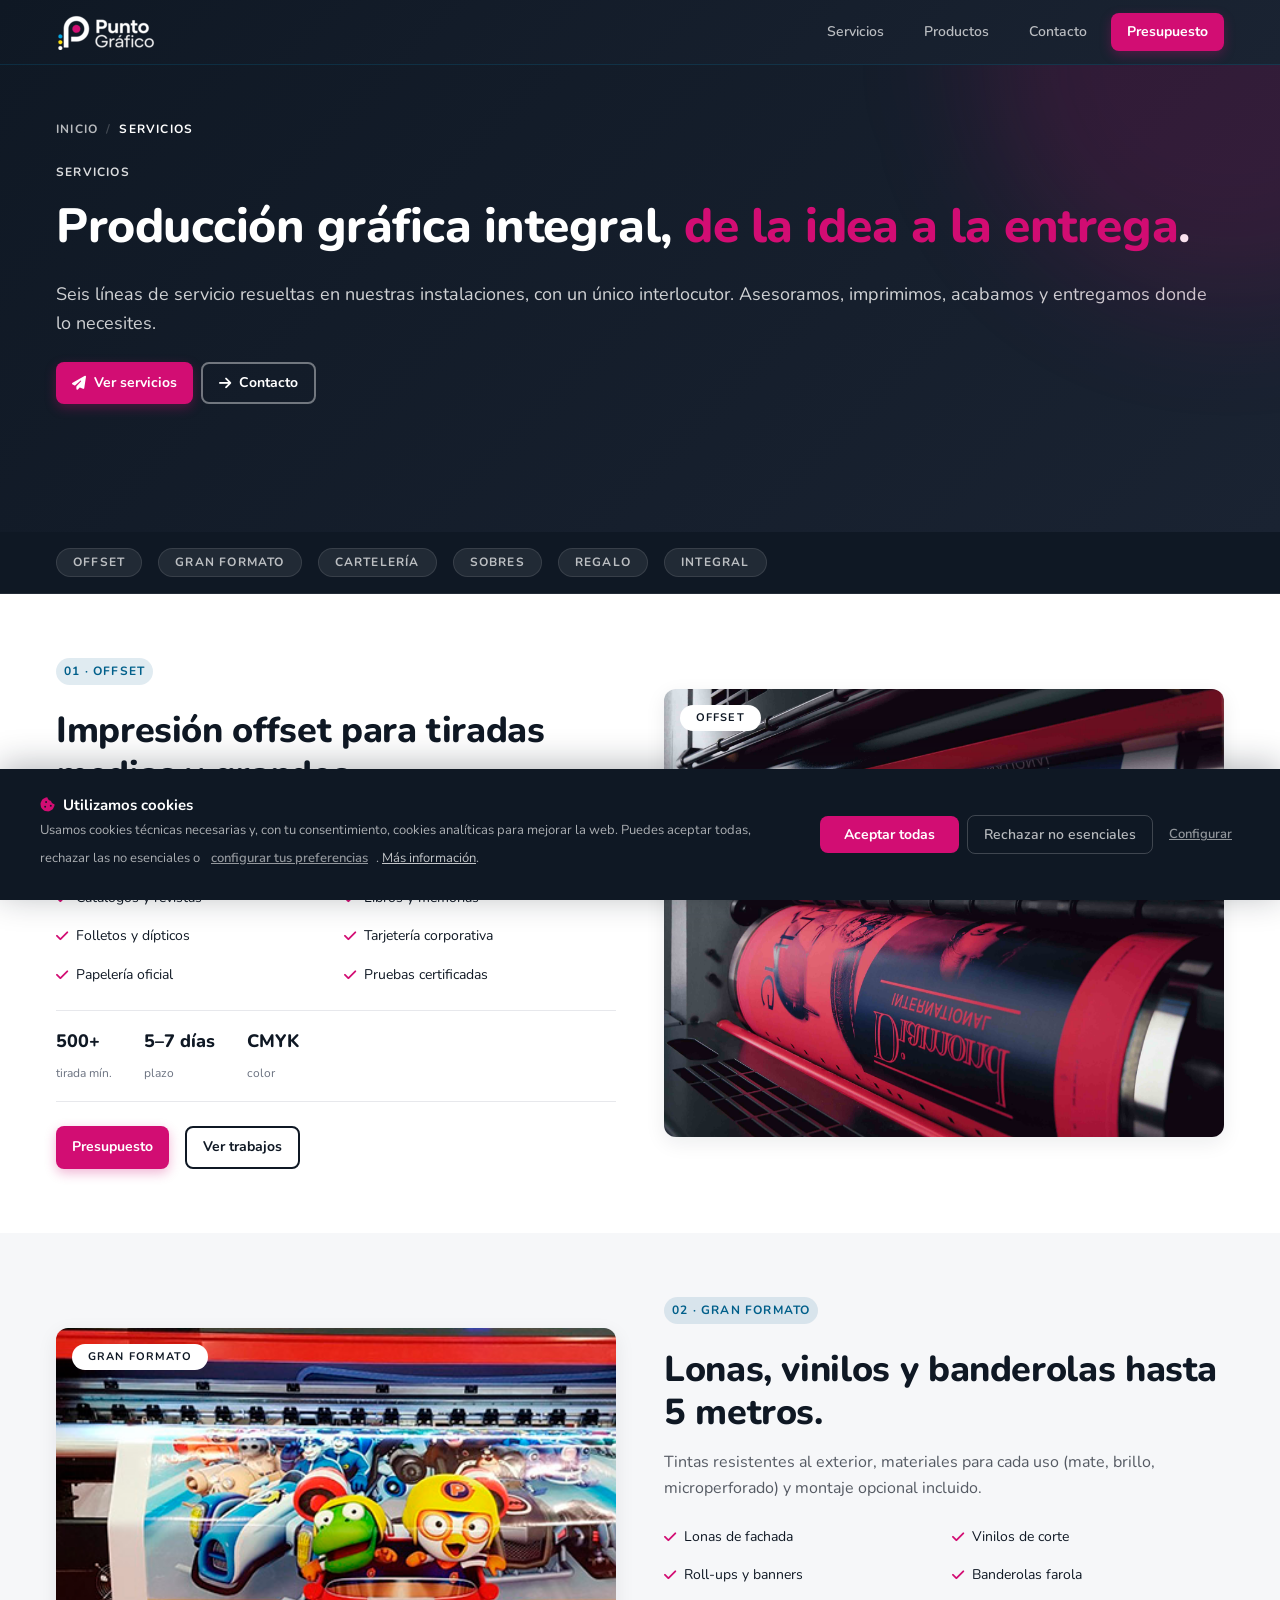
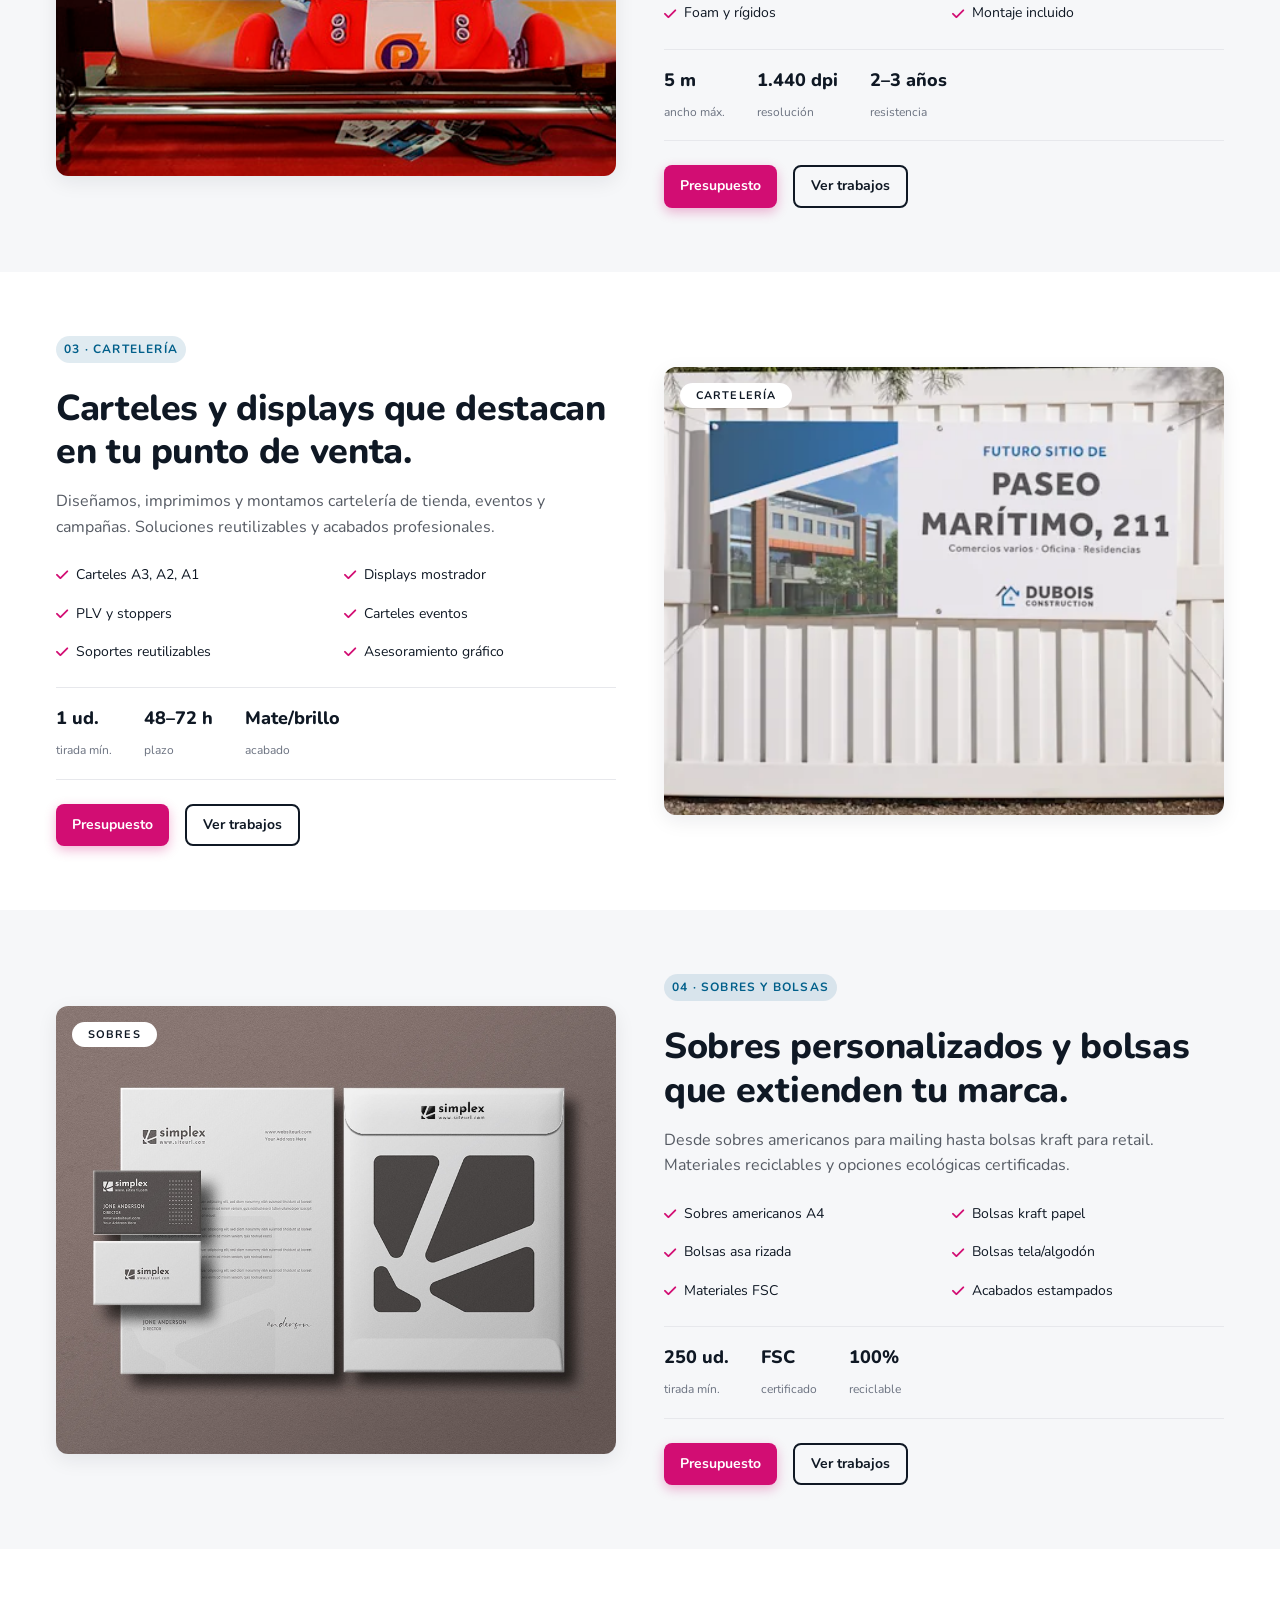
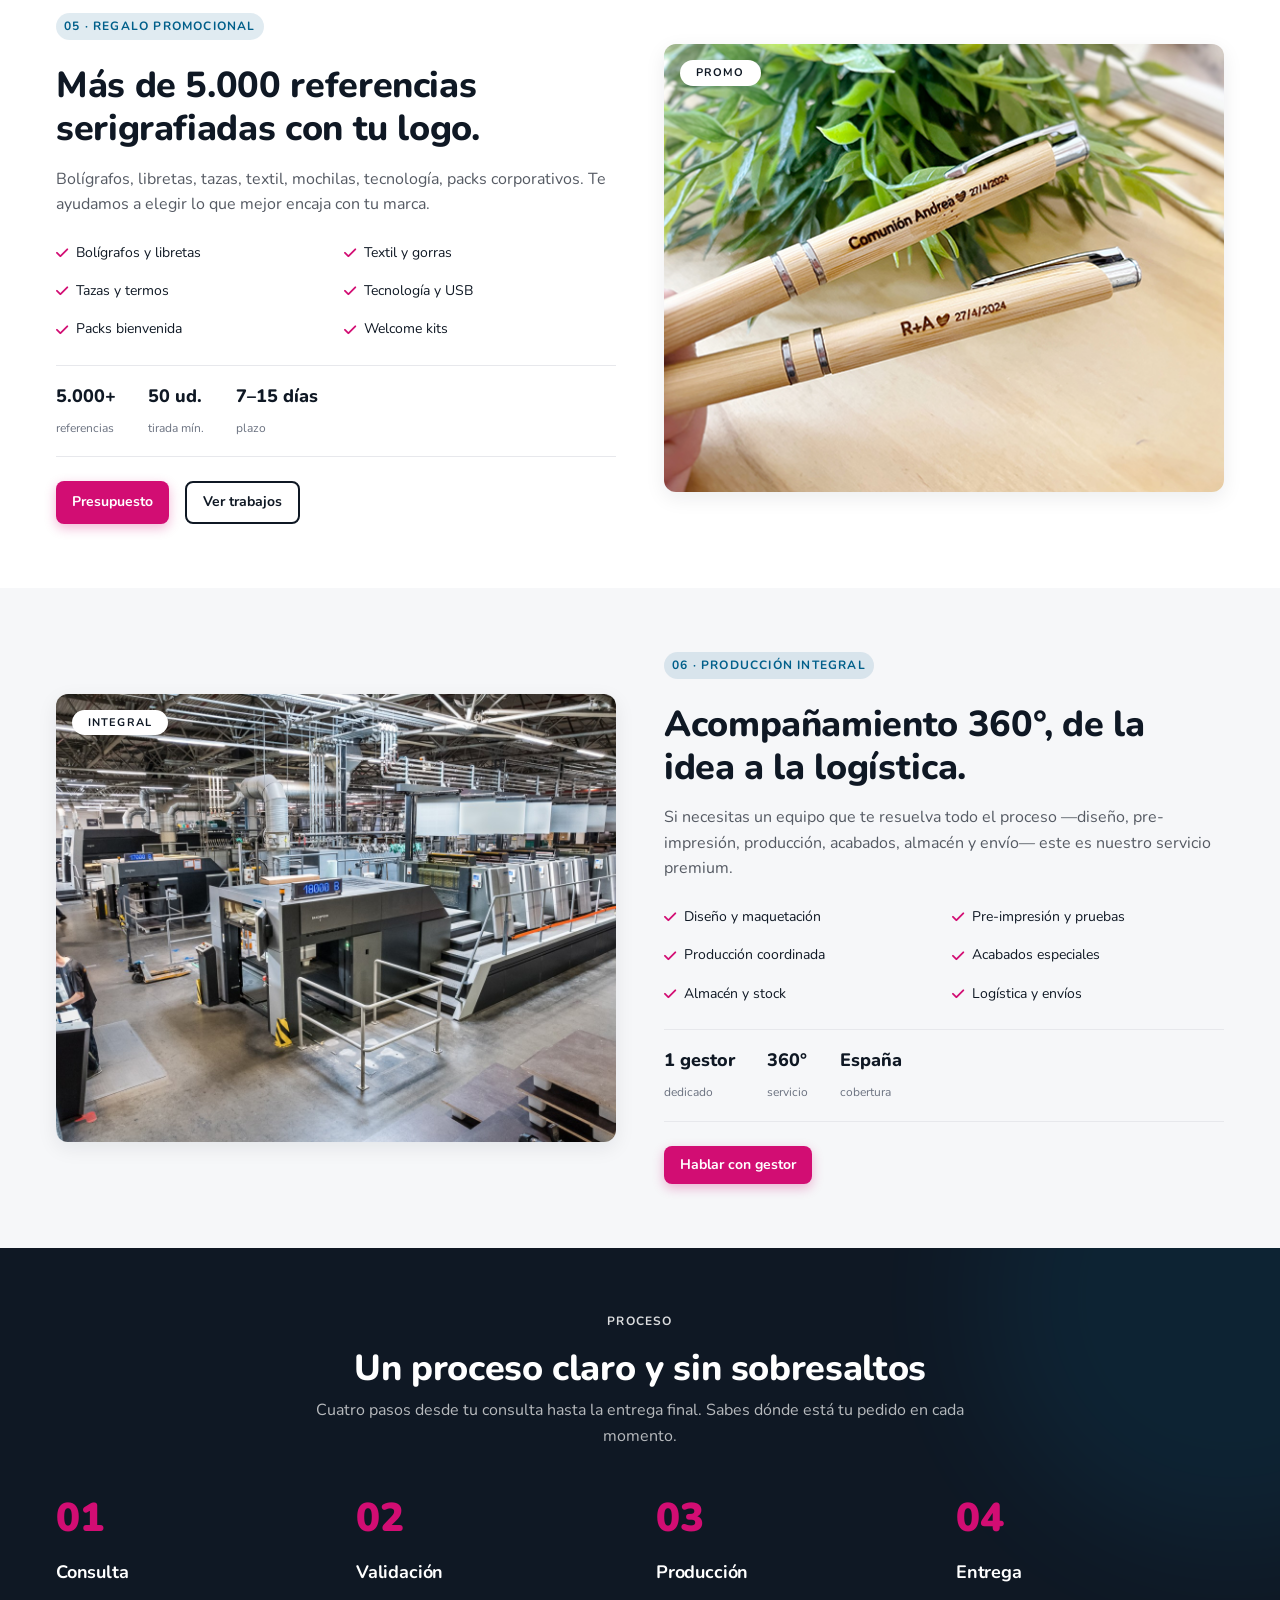
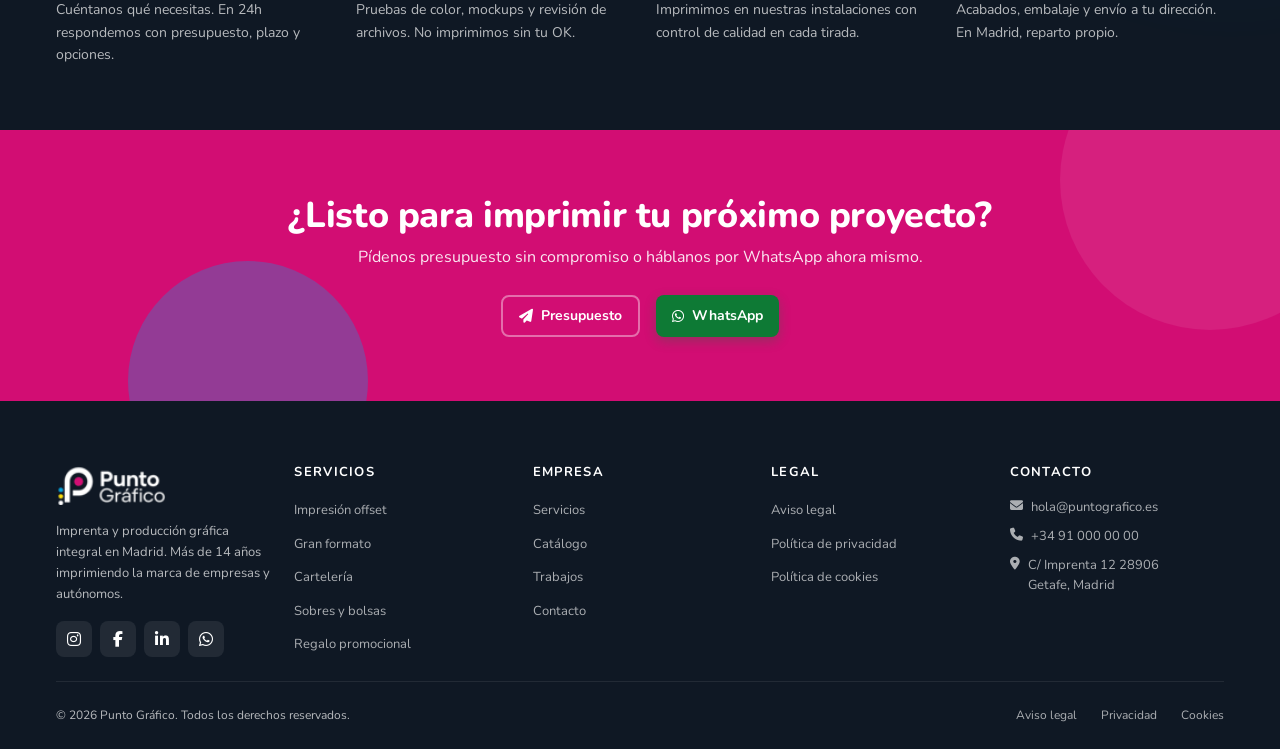
<file: servicios.html>
<!DOCTYPE html>
<html lang="es">
<head>
    <meta charset="UTF-8">
    <meta name="viewport" content="width=device-width, initial-scale=1.0">
    <title>Servicios — Punto Gráfico</title>
    <meta name="description" content="Servicios de imprenta y producción gráfica: offset, gran formato, cartelería, sobres, regalo promocional y producción integral.">
    <link rel="preconnect" href="https://fonts.googleapis.com">
    <link rel="preconnect" href="https://fonts.gstatic.com" crossorigin>
    <link href="https://fonts.googleapis.com/css2?family=Nunito:wght@400;600;700;800&display=swap" rel="stylesheet">
    <link rel="stylesheet" href="https://cdnjs.cloudflare.com/ajax/libs/font-awesome/6.4.0/css/all.min.css">
    <link rel="stylesheet" href="css/styles.css">
    <link rel="stylesheet" href="css/legal.css">
    <link rel="stylesheet" href="css/servicios.css">
</head>
<body>
    <!-- ───── Navbar ───── -->
    <header class="nav" id="nav">
        <div class="container nav-inner">
            <a href="index.html" class="logo"><img class="logo-img" src="img/punto_grafico_white.png" alt="Volver al inicio"></a>
            <button class="nav-toggle" id="nav-toggle" aria-label="Abrir menú" aria-expanded="false">
                <span class="hamburger"></span>
            </button>
            <nav id="nav-menu" class="nav-menu">
                <ul class="nav-links">
                    <li><a href="servicios.html" class="active">Servicios</a></li>
                    <li><a href="productos.html">Productos</a></li>
                    <li><a href="contacto.html">Contacto</a></li>
                </ul>
            </nav>
            <a href="contacto.html" class="btn btn-primary">Presupuesto</a>
        </div>
    </header>

    <!-- ───── Hero ───── -->
    <section class="hero">
        <div class="container">
            <nav class="breadcrumb">
                <a href="index.html">Inicio</a>
                <span class="sep">/</span>
                <span>Servicios</span>
            </nav>
            <span class="eyebrow">Servicios</span>
            <h1>Producción gráfica integral, <span class="accent">de la idea a la entrega</span>.</h1>
            <p class="lead">Seis líneas de servicio resueltas en nuestras instalaciones, con un único interlocutor. Asesoramos, imprimimos, acabamos y entregamos donde lo necesites.</p>
            <div class="hero-cta">
                <a href="#offset" class="btn btn-primary"><i class="fas fa-paper-plane"></i> Ver servicios</a>
                <a href="contacto.html" class="btn btn-secondary"><i class="fas fa-arrow-right"></i> Contacto</a>
            </div>
        </div>
    </section>

    <!-- ───── Anchor Bar ───── -->
    <div class="anchor-bar">
        <div class="container">
            <div class="anchor-links">
                <a href="#offset">Offset</a>
                <a href="#gran-formato">Gran formato</a>
                <a href="#carteleria">Cartelería</a>
                <a href="#sobres">Sobres</a>
                <a href="#regalo">Regalo</a>
                <a href="#integral">Integral</a>
            </div>
        </div>
    </div>

    <main>
        <!-- ───── Offset ───── -->
        <section id="offset" class="service-block">
            <div class="container">
                <div class="service-grid">
                    <div class="service-text">
                        <span class="badge">01 · Offset</span>
                        <h2>Impresión offset para tiradas medias y grandes.</h2>
                        <p class="intro">La técnica más rentable y de mayor calidad para catálogos, libros, revistas y folletos. Color estable, papeles seleccionados y acabados profesionales.</p>
                        <ul class="features">
                            <li><i class="fas fa-check"></i> Catálogos y revistas</li>
                            <li><i class="fas fa-check"></i> Libros y memorias</li>
                            <li><i class="fas fa-check"></i> Folletos y dípticos</li>
                            <li><i class="fas fa-check"></i> Tarjetería corporativa</li>
                            <li><i class="fas fa-check"></i> Papelería oficial</li>
                            <li><i class="fas fa-check"></i> Pruebas certificadas</li>
                        </ul>
                        <div class="service-meta">
                            <div><strong>500+</strong><span>tirada mín.</span></div>
                            <div><strong>5–7 días</strong><span>plazo</span></div>
                            <div><strong>CMYK</strong><span>color</span></div>
                        </div>
                        <div class="service-actions">
                            <a href="contacto.html" class="btn btn-primary">Presupuesto</a>
                            <a href="#" class="btn btn-secondary">Ver trabajos</a>
                        </div>
                    </div>
                    <div class="service-image">
                        <img src="img/impresion-offset.jpg" alt="Impresión offset">
                        <span class="image-tag">Offset</span>
                    </div>
                </div>
            </div>
        </section>

        <!-- ───── Gran Formato ───── -->
        <section id="gran-formato" class="service-block reverse-grid">
            <div class="container">
                <div class="service-grid">
                    <div class="service-text">
                        <span class="badge accent-alt">02 · Gran formato</span>
                        <h2>Lonas, vinilos y banderolas hasta 5 metros.</h2>
                        <p class="intro">Tintas resistentes al exterior, materiales para cada uso (mate, brillo, microperforado) y montaje opcional incluido.</p>
                        <ul class="features">
                            <li><i class="fas fa-check"></i> Lonas de fachada</li>
                            <li><i class="fas fa-check"></i> Vinilos de corte</li>
                            <li><i class="fas fa-check"></i> Roll-ups y banners</li>
                            <li><i class="fas fa-check"></i> Banderolas farola</li>
                            <li><i class="fas fa-check"></i> Foam y rígidos</li>
                            <li><i class="fas fa-check"></i> Montaje incluido</li>
                        </ul>
                        <div class="service-meta">
                            <div><strong>5 m</strong><span>ancho máx.</span></div>
                            <div><strong>1.440 dpi</strong><span>resolución</span></div>
                            <div><strong>2–3 años</strong><span>resistencia</span></div>
                        </div>
                        <div class="service-actions">
                            <a href="contacto.html" class="btn btn-primary">Presupuesto</a>
                            <a href="#" class="btn btn-secondary">Ver trabajos</a>
                        </div>
                    </div>
                    <div class="service-image">
                        <img src="img/lona.jpeg" alt="Gran formato">
                        <span class="image-tag">Gran formato</span>
                    </div>
                </div>
            </div>
        </section>

        <!-- ───── Cartelería ───── -->
        <section id="carteleria" class="service-block">
            <div class="container">
                <div class="service-grid">
                    <div class="service-text">
                        <span class="badge">03 · Cartelería</span>
                        <h2>Carteles y displays que destacan en tu punto de venta.</h2>
                        <p class="intro">Diseñamos, imprimimos y montamos cartelería de tienda, eventos y campañas. Soluciones reutilizables y acabados profesionales.</p>
                        <ul class="features">
                            <li><i class="fas fa-check"></i> Carteles A3, A2, A1</li>
                            <li><i class="fas fa-check"></i> Displays mostrador</li>
                            <li><i class="fas fa-check"></i> PLV y stoppers</li>
                            <li><i class="fas fa-check"></i> Carteles eventos</li>
                            <li><i class="fas fa-check"></i> Soportes reutilizables</li>
                            <li><i class="fas fa-check"></i> Asesoramiento gráfico</li>
                        </ul>
                        <div class="service-meta">
                            <div><strong>1 ud.</strong><span>tirada mín.</span></div>
                            <div><strong>48–72 h</strong><span>plazo</span></div>
                            <div><strong>Mate/brillo</strong><span>acabado</span></div>
                        </div>
                        <div class="service-actions">
                            <a href="contacto.html" class="btn btn-primary">Presupuesto</a>
                            <a href="#" class="btn btn-secondary">Ver trabajos</a>
                        </div>
                    </div>
                    <div class="service-image">
                        <img src="img/displays.webp" alt="Cartelería">
                        <span class="image-tag">Cartelería</span>
                    </div>
                </div>
            </div>
        </section>

        <!-- ───── Sobres y Bolsas ───── -->
        <section id="sobres" class="service-block reverse-grid">
            <div class="container">
                <div class="service-grid">
                    <div class="service-text">
                        <span class="badge accent-alt">04 · Sobres y bolsas</span>
                        <h2>Sobres personalizados y bolsas que extienden tu marca.</h2>
                        <p class="intro">Desde sobres americanos para mailing hasta bolsas kraft para retail. Materiales reciclables y opciones ecológicas certificadas.</p>
                        <ul class="features">
                            <li><i class="fas fa-check"></i> Sobres americanos A4</li>
                            <li><i class="fas fa-check"></i> Bolsas kraft papel</li>
                            <li><i class="fas fa-check"></i> Bolsas asa rizada</li>
                            <li><i class="fas fa-check"></i> Bolsas tela/algodón</li>
                            <li><i class="fas fa-check"></i> Materiales FSC</li>
                            <li><i class="fas fa-check"></i> Acabados estampados</li>
                        </ul>
                        <div class="service-meta">
                            <div><strong>250 ud.</strong><span>tirada mín.</span></div>
                            <div><strong>FSC</strong><span>certificado</span></div>
                            <div><strong>100%</strong><span>reciclable</span></div>
                        </div>
                        <div class="service-actions">
                            <a href="contacto.html" class="btn btn-primary">Presupuesto</a>
                            <a href="#" class="btn btn-secondary">Ver trabajos</a>
                        </div>
                    </div>
                    <div class="service-image">
                        <img src="img/bolsa-simplex.jpg" alt="Sobres y bolsas">
                        <span class="image-tag">Sobres</span>
                    </div>
                </div>
            </div>
        </section>

        <!-- ───── Regalo Promocional ───── -->
        <section id="regalo" class="service-block">
            <div class="container">
                <div class="service-grid">
                    <div class="service-text">
                        <span class="badge">05 · Regalo promocional</span>
                        <h2>Más de 5.000 referencias serigrafiadas con tu logo.</h2>
                        <p class="intro">Bolígrafos, libretas, tazas, textil, mochilas, tecnología, packs corporativos. Te ayudamos a elegir lo que mejor encaja con tu marca.</p>
                        <ul class="features">
                            <li><i class="fas fa-check"></i> Bolígrafos y libretas</li>
                            <li><i class="fas fa-check"></i> Textil y gorras</li>
                            <li><i class="fas fa-check"></i> Tazas y termos</li>
                            <li><i class="fas fa-check"></i> Tecnología y USB</li>
                            <li><i class="fas fa-check"></i> Packs bienvenida</li>
                            <li><i class="fas fa-check"></i> Welcome kits</li>
                        </ul>
                        <div class="service-meta">
                            <div><strong>5.000+</strong><span>referencias</span></div>
                            <div><strong>50 ud.</strong><span>tirada mín.</span></div>
                            <div><strong>7–15 días</strong><span>plazo</span></div>
                        </div>
                        <div class="service-actions">
                            <a href="contacto.html" class="btn btn-primary">Presupuesto</a>
                            <a href="#" class="btn btn-secondary">Ver trabajos</a>
                        </div>
                    </div>
                    <div class="service-image">
                        <img src="img/boli-comunion.jpeg" alt="Regalo promocional">
                        <span class="image-tag">Promo</span>
                    </div>
                </div>
            </div>
        </section>

        <!-- ───── Producción Integral ───── -->
        <section id="integral" class="service-block reverse-grid">
            <div class="container">
                <div class="service-grid">
                    <div class="service-text">
                        <span class="badge accent-alt">06 · Producción integral</span>
                        <h2>Acompañamiento 360°, de la idea a la logística.</h2>
                        <p class="intro">Si necesitas un equipo que te resuelva todo el proceso —diseño, pre-impresión, producción, acabados, almacén y envío— este es nuestro servicio premium.</p>
                        <ul class="features">
                            <li><i class="fas fa-check"></i> Diseño y maquetación</li>
                            <li><i class="fas fa-check"></i> Pre-impresión y pruebas</li>
                            <li><i class="fas fa-check"></i> Producción coordinada</li>
                            <li><i class="fas fa-check"></i> Acabados especiales</li>
                            <li><i class="fas fa-check"></i> Almacén y stock</li>
                            <li><i class="fas fa-check"></i> Logística y envíos</li>
                        </ul>
                        <div class="service-meta">
                            <div><strong>1 gestor</strong><span>dedicado</span></div>
                            <div><strong>360°</strong><span>servicio</span></div>
                            <div><strong>España</strong><span>cobertura</span></div>
                        </div>
                        <div class="service-actions">
                            <a href="contacto.html" class="btn btn-primary">Hablar con gestor</a>
                        </div>
                    </div>
                    <div class="service-image">
                        <img src="img/logistica.jpeg" alt="Producción integral">
                        <span class="image-tag">Integral</span>
                    </div>
                </div>
            </div>
        </section>

        <!-- ───── Proceso ───── -->
        <section class="process">
            <div class="container">
                <div class="section-head section-head-center">
                    <span class="eyebrow">Proceso</span>
                    <h2>Un proceso claro y sin sobresaltos</h2>
                    <p>Cuatro pasos desde tu consulta hasta la entrega final. Sabes dónde está tu pedido en cada momento.</p>
                </div>
                <div class="process-grid">
                    <div class="step">
                        <div class="step-number">01</div>
                        <h3>Consulta</h3>
                        <p>Cuéntanos qué necesitas. En 24h respondemos con presupuesto, plazo y opciones.</p>
                    </div>
                    <div class="step">
                        <div class="step-number">02</div>
                        <h3>Validación</h3>
                        <p>Pruebas de color, mockups y revisión de archivos. No imprimimos sin tu OK.</p>
                    </div>
                    <div class="step">
                        <div class="step-number">03</div>
                        <h3>Producción</h3>
                        <p>Imprimimos en nuestras instalaciones con control de calidad en cada tirada.</p>
                    </div>
                    <div class="step">
                        <div class="step-number">04</div>
                        <h3>Entrega</h3>
                        <p>Acabados, embalaje y envío a tu dirección. En Madrid, reparto propio.</p>
                    </div>
                </div>
            </div>
        </section>

        <!-- ───── CTA ───── -->
        <section class="cta">
            <div class="container">
                <h2>¿Listo para imprimir tu próximo proyecto?</h2>
                <p>Pídenos presupuesto sin compromiso o háblanos por WhatsApp ahora mismo.</p>
                <div class="cta-actions">
                    <a href="contacto.html" class="btn btn-secondary"><i class="fas fa-paper-plane"></i> Presupuesto</a>
                    <a href="https://wa.me/34600000000" class="btn btn-whatsapp"><i class="fab fa-whatsapp"></i> WhatsApp</a>
                </div>
            </div>
        </section>
    </main>

    <!-- ───── Footer ───── -->
    <footer class="footer">
        <div class="container">
            <div class="footer-grid">
                <div class="footer-brand">
                    <img class="footer-logo" src="img/punto_grafico_white.png" alt="Punto Gráfico">
                    <p>Imprenta y producción gráfica integral en Madrid. Más de 14 años imprimiendo la marca de empresas y autónomos.</p>
                    <div class="socials">
                        <a href="#" aria-label="Instagram"><i class="fab fa-instagram"></i></a>
                        <a href="#" aria-label="Facebook"><i class="fab fa-facebook-f"></i></a>
                        <a href="#" aria-label="LinkedIn"><i class="fab fa-linkedin-in"></i></a>
                        <a href="#" aria-label="WhatsApp"><i class="fab fa-whatsapp"></i></a>
                    </div>
                </div>
                <div>
                    <h4>SERVICIOS</h4>
                    <ul class="footer-links">
                        <li><a href="#offset">Impresión offset</a></li>
                        <li><a href="#gran-formato">Gran formato</a></li>
                        <li><a href="#carteleria">Cartelería</a></li>
                        <li><a href="#sobres">Sobres y bolsas</a></li>
                        <li><a href="#regalo">Regalo promocional</a></li>
                    </ul>
                </div>
                <div>
                    <h4>EMPRESA</h4>
                    <ul class="footer-links">
                        <li><a href="servicios.html">Servicios</a></li>
                        <li><a href="productos.html">Catálogo</a></li>
                        <li><a href="index.html#trabajos">Trabajos</a></li>
                        <li><a href="contacto.html">Contacto</a></li>
                    </ul>
                </div>
                <div>
                    <h4>LEGAL</h4>
                    <ul class="footer-links">
                        <li><a href="aviso-legal.html">Aviso legal</a></li>
                        <li><a href="politica-privacidad.html">Política de privacidad</a></li>
                        <li><a href="cookies.html">Política de cookies</a></li>
                    </ul>
                </div>
                <div>
                    <h4>CONTACTO</h4>
                    <ul class="footer-contact">
                        <li><a href="mailto:hola@puntografico.es"><i class="fas fa-envelope"></i> hola@puntografico.es</a></li>
                        <li><a href="tel:+34910000000"><i class="fas fa-phone"></i> +34 91 000 00 00</a></li>
                        <li><span><i class="fas fa-map-marker-alt"></i> C/ Imprenta 12 28906<br>Getafe, Madrid</span></li>
                    </ul>
                </div>
            </div>
            <div class="footer-bottom">
                <p>&copy; 2026 Punto Gráfico. Todos los derechos reservados.</p>
                <div class="footer-legal">
                    <a href="aviso-legal.html">Aviso legal</a>
                    <a href="politica-privacidad.html">Privacidad</a>
                    <a href="cookies.html">Cookies</a>
                </div>
            </div>
        </div>
    </footer>

    <a href="https://wa.me/34600000000" class="float-whatsapp" aria-label="WhatsApp">
        <i class="fab fa-whatsapp"></i>
    </a>

    <script src="js/main.js"></script>
    <script src="js/cookies.js"></script>
</body>
</html>
</file>
<file: css/styles.css>
/* ─────────────── Base ─────────────── */
:root {
  --bg: #ffffff;
  --bg-soft: #f6f7f9;
  --text: #0f1824;
  --text-secondary: #555a63;
  --text-muted: #6b7280;
  --accent: #d20d73;
  --accent-alt: #00a5e3;
  --border: #e7e8ec;
  --whatsapp: #0e7a35;
  --radius: 8px;
  --radius-lg: 12px;
  --shadow-sm: 0 1px 2px rgba(15, 24, 36, 0.04);
  --shadow-md: 0 6px 20px rgba(15, 24, 36, 0.08);
  --shadow-lg: 0 20px 40px rgba(15, 24, 36, 0.12);
  
  /* Spacing: multiples of 8px */
  --space-xs: 4px;
  --space-sm: 8px;
  --space-md: 16px;
  --space-lg: 24px;
  --space-xl: 32px;
  --space-xxl: 48px;
  --space-2xl: 48px;
  --space-3xl: 64px;
}

* {
  box-sizing: border-box;
}

html {
  scroll-behavior: smooth;
}

body {
  margin: 0;
  font-family: 'Nunito', system-ui, -apple-system, sans-serif;
  color: var(--text);
  background: var(--bg);
  font-size: 16px;
  line-height: 1.6;
  -webkit-font-smoothing: antialiased;
}

img {
  max-width: 100%;
  display: block;
}

a {
  color: inherit;
  text-decoration: none;
  transition: color 0.2s ease;
}

button {
  font-family: inherit;
  cursor: pointer;
  border: none;
}

.container {
  max-width: 1200px;
  margin: 0 auto;
  padding: 0 var(--space-md);
}

/* ─────────────── Typography ─────────────── */
h1, h2, h3, h4 {
  margin: 0;
  line-height: 1.2;
  letter-spacing: -0.01em;
}

h1 {
  font-weight: 800;
  font-size: clamp(28px, 6vw, 48px);
}

h2 {
  font-weight: 800;
  font-size: clamp(24px, 4vw, 36px);
}

h3 {
  font-weight: 700;
  font-size: 20px;
}

p {
  margin: 0;
}

.lead {
  font-size: 18px;
  color: var(--text-secondary);
  line-height: 1.6;
}

.eyebrow {
  display: block;
  font-size: 12px;
  font-weight: 700;
  text-transform: uppercase;
  letter-spacing: 0.1em;
  color: #45454A;
  margin-bottom: var(--space-md);
}

.hero .eyebrow,
.por-que .eyebrow,
.process .eyebrow {
  color: rgba(255, 255, 255, 0.85);
}

.accent {
  color: var(--accent);
}

/* ─────────────── Buttons ─────────────── */
.btn {
  display: inline-flex;
  align-items: center;
  gap: var(--space-sm);
  padding: var(--space-sm) var(--space-md);
  border-radius: var(--radius);
  font-weight: 700;
  font-size: 14px;
  transition: all 0.2s ease;
  white-space: nowrap;
}

.btn:focus-visible {
  outline: 2px solid var(--accent);
  outline-offset: 2px;
}

.btn-primary {
  background: var(--accent);
  color: white;
  box-shadow: 0 4px 12px rgba(210, 13, 115, 0.3);
}

.btn-primary:hover {
  background: #b30a62;
  transform: translateY(-2px);
  box-shadow: 0 6px 16px rgba(210, 13, 115, 0.4);
}

.btn-secondary {
  border: 2px solid var(--text);
  color: var(--text);
  background: transparent;
}

.btn-secondary:hover {
  background: var(--bg-soft);
  color: var(--accent);
  border-color: var(--accent);
}

.hero .btn-secondary {
  border: 2px solid rgba(255, 255, 255, 0.4);
  color: white;
}

.hero .btn-secondary:hover {
  background: rgba(255, 255, 255, 0.12);
  color: white;
  border-color: white;
}

.btn-whatsapp {
  background: var(--whatsapp);
  color: white;
  box-shadow: 0 4px 12px rgba(14, 122, 53, 0.3);
}

.btn-whatsapp:hover {
  background: #0a6b2e;
  transform: translateY(-2px);
}

.btn-dark {
  background: var(--text);
  color: white;
  box-shadow: 0 4px 12px rgba(15, 24, 36, 0.3);
}

.btn-dark:hover {
  background: #1a2e42;
  transform: translateY(-2px);
  box-shadow: 0 6px 16px rgba(15, 24, 36, 0.4);
}

.badge {
  display: inline-block;
  padding: var(--space-xs) var(--space-sm);
  background: rgba(0, 95, 138, 0.12);
  color: #005f8a;
  border-radius: 20px;
  font-size: 12px;
  font-weight: 700;
  text-transform: uppercase;
  letter-spacing: 0.1em;
}

/* ─────────────── Navbar ─────────────── */
.nav {
  position: fixed;
  top: 0;
  left: 0;
  right: 0;
  z-index: 50;
  background: linear-gradient(135deg, #0f1824 0%, #1a2332 100%);
  backdrop-filter: blur(10px);
  border-bottom: 1px solid rgba(0, 165, 227, 0.15);
  transition: all 0.3s ease;
}

.nav.scrolled {
  background: linear-gradient(135deg, #0f1824 0%, #1a2332 100%);
  box-shadow: 0 8px 32px rgba(15, 24, 36, 0.3);
}

.nav-inner {
  display: flex;
  align-items: center;
  gap: var(--space-md);
  height: 64px;
}

.logo {
  font-weight: 800;
  font-size: 18px;
  color: white;
}

.logo-img {
  width: 100px;
}

.nav-toggle {
  display: none;
  flex-direction: column;
  gap: 4px;
  background: none;
  margin-left: auto;
}

.hamburger {
  width: 24px;
  height: 2px;
  background: white;
  transition: all 0.3s ease;
}

.nav-toggle.active .hamburger:nth-child(1) {
  transform: translateY(8px) rotate(45deg);
}

.nav-toggle.active .hamburger:nth-child(2) {
  opacity: 0;
}

.nav-toggle.active .hamburger:nth-child(3) {
  transform: translateY(-8px) rotate(-45deg);
}

.nav-menu {
  display: flex;
  margin-left: auto;
}

.nav-links {
  display: flex;
  align-items: center;
  gap: var(--space-lg);
  list-style: none;
  margin: 0;
  padding: 0;
}

.nav-links a {
  font-weight: 600;
  font-size: 14px;
  color: rgba(255, 255, 255, 0.7);
  padding: var(--space-xs) var(--space-sm);
  border-radius: var(--radius);
  transition: color 0.2s ease;
}

.nav-links a:hover,
.nav-links a:focus {
  color: white;
  background: rgba(255, 255, 255, 0.1);
}

/* ─────────────── Breadcrumb ─────────────── */
.breadcrumb {
  display: flex;
  align-items: center;
  gap: var(--space-sm);
  margin-bottom: var(--space-lg);
  font-size: 12px;
  font-weight: 700;
  text-transform: uppercase;
  letter-spacing: 0.1em;
}

.breadcrumb a {
  color: rgba(255, 255, 255, 0.7);
  transition: color 0.2s ease;
}

.breadcrumb a:hover {
  color: white;
}

.breadcrumb .sep {
  color: rgba(255, 255, 255, 0.4);
  opacity: 0.5;
}

/* ─────────────── Hero ─────────────── */
.hero {
  padding: 120px 0 80px;
  background: linear-gradient(135deg, #0f1824 0%, #1a2332 100%);
  color: white;
  position: relative;
  overflow: hidden;
}

.hero::before {
  content: "";
  position: absolute;
  top: -200px;
  right: -200px;
  width: 500px;
  height: 500px;
  border-radius: 50%;
  background: rgba(210, 13, 115, 0.15);
  filter: blur(60px);
  z-index: 0;
}

.hero-content {
  max-width: 700px;
  position: relative;
  z-index: 1;
}

.hero .badge {
  background: rgba(255, 255, 255, 0.12);
  color: #00d4ff;
  border: 1px solid rgba(0, 212, 255, 0.3);
  margin-bottom: var(--space-lg);
}

.hero h1 {
  color: white;
  margin-bottom: var(--space-lg);
}

.hero .lead {
  color: rgba(255, 255, 255, 0.8);
  margin-bottom: var(--space-lg);
}

.hero-cta {
  display: flex;
  flex-wrap: wrap;
  gap: var(--space-sm);
  margin-bottom: var(--space-xxl);
}

.hero-stats {
  display: grid;
  grid-template-columns: repeat(3, 1fr);
  gap: var(--space-lg);
  padding-top: var(--space-lg);
  border-top: 1px solid rgba(255, 255, 255, 0.1);
}

.hero-stats div strong {
  display: block;
  font-size: 24px;
  margin-bottom: var(--space-xs);
  color: white;
  font-weight: 800;
}

.hero-stats div span {
  font-size: 12px;
  color: rgba(255, 255, 255, 0.6);
}

/* ─────────────── Sections ─────────────── */
section {
  padding: var(--space-3xl) 0;
}

.section-head {
  max-width: 800px;
  margin-bottom: var(--space-xxl);
}

.section-head p {
  font-size: 16px;
  color: var(--text-secondary);
  margin-top: var(--space-sm);
}

.section-head-center {
  max-width: 700px;
  margin-left: auto;
  margin-right: auto;
  text-align: center;
}

/* ─────────────── Servicios ───────────── */
.servicios {
  background: var(--bg-soft);
}

.grid-servicios {
  display: grid;
  grid-template-columns: repeat(auto-fit, minmax(280px, 1fr));
  gap: var(--space-lg);
}

.service-card {
  background: white;
  padding: var(--space-lg);
  border-radius: var(--radius-lg);
  border: 1px solid var(--border);
  transition: all 0.3s ease;
}

.service-card:hover {
  transform: translateY(-4px);
  border-color: transparent;
  box-shadow: var(--shadow-md);
}

.service-icon {
  width: 48px;
  height: 48px;
  display: grid;
  place-items: center;
  background: rgba(0, 95, 138, 0.12);
  color: #005f8a;
  border-radius: var(--radius);
  font-size: 20px;
  margin-bottom: var(--space-md);
  transition: all 0.3s ease;
}

.service-card:hover .service-icon {
  background: var(--accent);
  color: white;
  transform: scale(1.08);
}

.service-card h3 {
  margin-bottom: var(--space-sm);
}

.service-card p {
  font-size: 14px;
  color: var(--text-secondary);
}

/* ─────────────── Trabajos ───────────── */
.proyectos-grid {
  display: flex;
  flex-direction: column;
  align-items: center;
  gap: var(--space-lg);
  margin-bottom: var(--space-xxl);
}

.proyecto-featured {
  position: relative;
  border-radius: var(--radius-lg);
  overflow: hidden;
  background: var(--bg-soft);
  max-width: 600px;
  margin: 0 auto;
}

.proyecto-featured img {
  width: 100%;
  aspect-ratio: 3 / 2;
  object-fit: cover;
  display: block;
  transition: transform 0.3s ease;
}

.proyecto-featured:hover img {
  transform: scale(1.03);
}

.proyecto-featured .proyecto-tag {
  position: absolute;
  top: var(--space-md);
  left: var(--space-md);
  background: white;
  color: var(--text);
  font-size: 11px;
  font-weight: 700;
  text-transform: uppercase;
  padding: var(--space-xs) var(--space-sm);
  border-radius: 20px;
}

.proyecto-featured h3 {
  position: absolute;
  bottom: 0;
  left: 0;
  right: 0;
  margin: 0;
  padding: var(--space-lg);
  background: linear-gradient(to top, rgba(15, 24, 36, 0.9), rgba(15, 24, 36, 0));
  color: white;
  font-size: 18px;
}

.proyectos-small {
  display: grid;
  grid-template-columns: 1fr;
  gap: var(--space-md);
}

.proyecto-card {
  position: relative;
  border-radius: var(--radius-lg);
  overflow: hidden;
  background: var(--bg-soft);
}

.proyecto-card img {
  width: 100%;
  aspect-ratio: 5 / 4;
  object-fit: cover;
  display: block;
  transition: transform 0.3s ease;
}

.proyecto-card:hover img {
  transform: scale(1.03);
}

.proyecto-card .proyecto-tag {
  position: absolute;
  top: var(--space-sm);
  left: var(--space-sm);
  background: white;
  color: var(--text);
  font-size: 11px;
  font-weight: 700;
  text-transform: uppercase;
  padding: var(--space-xs) var(--space-sm);
  border-radius: 20px;
}

.proyecto-card h3 {
  padding: var(--space-md);
  font-size: 14px;
  line-height: 1.4;
}

.proyectos-cta {
  display: flex;
  justify-content: center;
}

@media (min-width: 768px) {
  .proyectos-grid {
    flex-direction: row;
    align-items: flex-start;
    gap: var(--space-xl);
  }

  .proyecto-featured {
    flex: 1;
  }

  .proyectos-small {
    flex: 1;
    grid-template-columns: 1fr 1fr;
    gap: var(--space-md);
  }
}

/* ─────────────── Por qué ───────────── */
.por-que {
  background: var(--text);
  color: white;
  position: relative;
  overflow: hidden;
}

.por-que::before {
  content: "";
  position: absolute;
  top: -200px;
  right: -200px;
  width: 500px;
  height: 500px;
  border-radius: 50%;
  background: var(--accent-alt);
  opacity: 0.08;
  filter: blur(60px);
}

.por-que .section-head-center p {
  color: rgba(255, 255, 255, 0.7);
}

.por-que h2 {
  color: white;
}

.grid-rasgos {
  display: grid;
  grid-template-columns: repeat(auto-fit, minmax(200px, 1fr));
  gap: var(--space-lg);
  position: relative;
  z-index: 1;
}

.rasgo-icon {
  width: 48px;
  height: 48px;
  display: grid;
  place-items: center;
  background: rgba(0, 165, 227, 0.15);
  color: var(--accent-alt);
  border-radius: var(--radius);
  font-size: 20px;
  margin-bottom: var(--space-md);
}

.rasgo h3 {
  margin-bottom: var(--space-sm);
  color: white;
}

.rasgo p {
  font-size: 14px;
  color: rgba(255, 255, 255, 0.75);
}

/* ─────────────── Formulario ─────────────── */
.form-card {
  background: white;
  padding: var(--space-lg);
  border-radius: var(--radius-lg);
  border: 1px solid var(--border);
  box-shadow: var(--shadow-sm);
}

.form-card h3 {
  margin-bottom: var(--space-sm);
}

.form-row {
  display: grid;
  grid-template-columns: 1fr 1fr;
  gap: var(--space-md);
}

.form-field {
  display: flex;
  flex-direction: column;
  gap: var(--space-xs);
  margin-bottom: var(--space-md);
}

.form-field label {
  font-size: 13px;
  font-weight: 700;
  color: var(--text);
}

.form-field input,
.form-field select,
.form-field textarea {
  padding: var(--space-md) var(--space-md);
  border: 1px solid var(--border);
  border-radius: var(--radius);
  font-family: inherit;
  font-size: 14px;
  color: var(--text);
  background: white;
  transition: all 0.2s ease;
}

.form-field input:focus,
.form-field select:focus,
.form-field textarea:focus {
  outline: none;
  border-color: var(--accent);
  box-shadow: 0 0 0 3px rgba(210, 13, 115, 0.12);
}

.form-field.error input,
.form-field.error select,
.form-field.error textarea {
  border-color: #ef4444;
  box-shadow: 0 0 0 3px rgba(239, 68, 68, 0.12);
}

.form-field.error .error-message {
  display: block;
}

.form-field textarea {
  resize: vertical;
  min-height: 100px;
}

.form-field.checkbox {
  flex-direction: row;
  align-items: flex-start;
  gap: var(--space-md);
  margin-bottom: var(--space-lg);
}

.form-field.checkbox input {
  margin-top: 4px;
  min-width: 20px;
  width: 20px;
  height: 20px;
  padding: 0;
  border: 1px solid var(--border);
  cursor: pointer;
}

.form-field.checkbox input:focus {
  outline: 2px solid var(--accent);
  outline-offset: 2px;
}

.form-field.checkbox label {
  margin: 0;
  font-weight: 400;
  font-size: 14px;
  color: var(--text-secondary);
}

.form-field.checkbox a {
  color: #007099;
  text-decoration: none;
  transition: color 0.2s ease;
}

.form-field.checkbox a:hover {
  color: #005f8a;
  text-decoration: underline;
}

.error-message {
  display: block;
  font-size: 12px;
  color: #ef4444;
  margin-top: 2px;
  min-height: 16px;
}

.form-card .btn {
  width: 100%;
  justify-content: center;
  margin-top: var(--space-sm);
}

.form-success {
  display: flex;
  align-items: center;
  gap: var(--space-sm);
  padding: var(--space-md);
  background: #dcfce7;
  color: #166534;
  border-radius: var(--radius);
  margin-top: var(--space-md);
  border: 1px solid #86efac;
}

.form-success.hidden {
  display: none;
}

.form-success i {
  font-size: 18px;
}

.form-legal {
  font-size: 12px;
  color: var(--text-muted);
  margin-top: var(--space-sm);
  text-align: center;
}

/* ─────────────── Newsletter ───────────── */
.newsletter {
  background: linear-gradient(135deg, #d20d73 0%, #c20a6b 100%);
  padding: var(--space-3xl) 0;
  position: relative;
  overflow: hidden;
}

.newsletter::before {
  content: "";
  position: absolute;
  top: -100px;
  right: -80px;
  width: 300px;
  height: 300px;
  border-radius: 50%;
  background: white;
  opacity: 0.08;
  z-index: 0;
}

.newsletter::after {
  content: "";
  position: absolute;
  bottom: -100px;
  left: 10%;
  width: 240px;
  height: 240px;
  border-radius: 50%;
  background: var(--accent-alt);
  opacity: 0.3;
  z-index: 0;
}

.newsletter-content {
  display: grid;
  grid-template-columns: 1fr 1fr;
  gap: var(--space-3xl);
  align-items: center;
  position: relative;
  z-index: 1;
}

.newsletter h2 {
  color: white;
  margin-bottom: var(--space-md);
}

.newsletter p {
  color: white;
  font-size: 16px;
  line-height: 1.6;
}

.newsletter-form {
  display: flex;
  gap: var(--space-sm);
  background: white;
  padding: var(--space-sm);
  border-radius: var(--radius-lg);
  box-shadow: 0 8px 32px rgba(0, 0, 0, 0.15);
}

.newsletter-form input {
  flex: 1;
  border: none;
  background: transparent;
  font-size: 14px;
  color: var(--text);
  padding: 0 var(--space-md);
  font-family: inherit;
}

.newsletter-form input::placeholder {
  color: var(--text-muted);
}

.newsletter-form input:focus {
  outline: none;
}

.newsletter-form .btn {
  border-radius: 6px;
  padding: var(--space-sm) var(--space-lg);
}

@media (max-width: 768px) {
  .newsletter-content {
    grid-template-columns: 1fr;
    gap: var(--space-2xl);
  }

  .newsletter-form {
    flex-direction: column;
  }

  .newsletter-form .btn {
    width: 100%;
  }
}

/* ─────────────── Reseñas ───────────── */
.resenas {
  background: white;
}

.testimonios-grid {
  display: grid;
  grid-template-columns: repeat(auto-fit, minmax(300px, 1fr));
  gap: var(--space-lg);
}

.testimonio {
  background: white;
  padding: var(--space-lg);
  border-radius: var(--radius-lg);
  border: 1px solid var(--border);
  display: flex;
  flex-direction: column;
  gap: var(--space-md);
  transition: all 0.3s ease;
}

.testimonio:hover {
  transform: translateY(-4px);
  border-color: transparent;
  box-shadow: var(--shadow-md);
}

.stars {
  color: #b45309;
  font-size: 14px;
  letter-spacing: 2px;
}

.testimonio-text {
  flex: 1;
  font-size: 15px;
  line-height: 1.6;
  color: var(--text-secondary);
}

.testimonio-autor {
  display: flex;
  align-items: center;
  gap: var(--space-md);
  padding-top: var(--space-md);
  border-top: 1px solid var(--border);
}

.avatar {
  width: 40px;
  height: 40px;
  border-radius: 50%;
  background: linear-gradient(135deg, var(--accent), var(--accent-alt));
  color: white;
  display: grid;
  place-items: center;
  font-weight: 800;
  font-size: 14px;
  flex-shrink: 0;
}

.testimonio-autor strong {
  display: block;
  font-size: 14px;
  margin-bottom: var(--space-xs);
}

.testimonio-autor span {
  font-size: 12px;
  color: var(--text-muted);
}

/* ─────────────── Contacto ───────────── */
.contacto {
  background: var(--bg-soft);
}

.contacto-grid {
  display: grid;
  grid-template-columns: 2fr 1fr;
  gap: var(--space-lg);
}

.whatsapp-card {
  background: var(--text);
  color: white;
  padding: var(--space-lg);
  border-radius: var(--radius-lg);
  display: flex;
  flex-direction: column;
  gap: var(--space-md);
}

.whatsapp-icon {
  width: 56px;
  height: 56px;
  display: grid;
  place-items: center;
  background: var(--whatsapp);
  color: white;
  border-radius: var(--radius);
  font-size: 24px;
}

.whatsapp-card h3 {
  color: white;
  margin: 0;
}

.wa-benefits {
  list-style: none;
  padding: 0;
  margin: 0;
  display: flex;
  flex-direction: column;
  gap: var(--space-sm);
}

.wa-benefits li {
  display: flex;
  align-items: center;
  gap: var(--space-sm);
  font-size: 13px;
  color: rgba(255, 255, 255, 0.85);
}

.wa-benefits i {
  color: var(--whatsapp);
}

.info-card {
  background: white;
  padding: var(--space-lg);
  border-radius: var(--radius-lg);
  border: 1px solid var(--border);
}

.info-card h3 {
  margin-bottom: var(--space-md);
}

.info-list {
  list-style: none;
  padding: 0;
  margin: 0;
  display: flex;
  flex-direction: column;
  gap: var(--space-md);
}

.info-list li {
  display: flex;
  gap: var(--space-md);
  align-items: flex-start;
}

.info-list i {
  color: #005f8a;
  margin-top: 2px;
  flex-shrink: 0;
}

.info-list .label {
  display: block;
  font-size: 11px;
  font-weight: 700;
  text-transform: uppercase;
  color: var(--text-muted);
  margin-bottom: var(--space-xs);
}

.info-list a {
  color: var(--accent);
  font-weight: 600;
}

.info-list a:hover {
  color: #b30a62;
}

.info-list p {
  font-size: 13px;
  color: var(--text-secondary);
  margin: 0;
}

/* ─────────────── Footer ───────────── */
.footer {
  background: var(--text);
  color: rgba(255, 255, 255, 0.7);
  padding: var(--space-3xl) 0 var(--space-lg);
}

.footer-grid {
  display: grid;
  grid-template-columns: repeat(auto-fit, minmax(200px, 1fr));
  gap: var(--space-lg);
  margin-bottom: var(--space-lg);
}

.footer-logo {
  height: 40px;
  margin-bottom: var(--space-md);
  display: block;
}

.footer-brand p {
  font-size: 13px;
  margin-bottom: var(--space-md);
  line-height: 1.6;
}

.socials {
  display: flex;
  gap: var(--space-sm);
}

.socials a {
  width: 36px;
  height: 36px;
  display: grid;
  place-items: center;
  background: rgba(255, 255, 255, 0.08);
  color: white;
  border-radius: var(--radius);
  transition: all 0.2s ease;
}

.socials a:hover {
  background: var(--accent);
  transform: translateY(-2px);
}

.footer h4 {
  color: white;
  font-size: 13px;
  font-weight: 700;
  text-transform: uppercase;
  letter-spacing: 0.1em;
  margin-bottom: var(--space-md);
}

.footer-links {
  list-style: none;
  padding: 0;
  margin: 0;
  display: flex;
  flex-direction: column;
  gap: var(--space-sm);
}

.footer-links a {
  font-size: 13px;
  color: rgba(255, 255, 255, 0.65);
  transition: color 0.2s ease;
}

.footer-links a:hover {
  color: white;
}

.footer-contact {
  list-style: none;
  padding: 0;
  margin: 0;
  display: flex;
  flex-direction: column;
  gap: var(--space-sm);
}

.footer-contact a,
.footer-contact span {
  font-size: 13px;
  color: rgba(255, 255, 255, 0.65);
  transition: color 0.2s ease;
  display: flex;
  align-items: flex-start;
  gap: var(--space-sm);
}

.footer-contact a:hover {
  color: white;
}

.footer-contact i {
  margin-top: 2px;
  flex-shrink: 0;
}

.footer-bottom {
  padding-top: var(--space-lg);
  border-top: 1px solid rgba(255, 255, 255, 0.08);
  display: flex;
  justify-content: space-between;
  align-items: center;
  flex-wrap: wrap;
  gap: var(--space-md);
  font-size: 12px;
}

.footer-legal {
  display: flex;
  gap: var(--space-lg);
}

.footer-legal a {
  color: rgba(255, 255, 255, 0.65);
}

.footer-legal a:hover {
  color: white;
}

/* ─────────────── Float WhatsApp ─────────────── */
.float-whatsapp {
  position: fixed;
  bottom: 24px;
  right: 24px;
  z-index: 40;
  width: 56px;
  height: 56px;
  border-radius: 50%;
  background: var(--whatsapp);
  color: white;
  display: grid;
  place-items: center;
  font-size: 24px;
  box-shadow: 0 4px 16px rgba(14, 122, 53, 0.4);
  transition: all 0.3s ease;
}

.float-whatsapp:hover {
  transform: scale(1.1);
  box-shadow: 0 6px 20px rgba(14, 122, 53, 0.5);
}

.float-whatsapp::before {
  content: "";
  position: absolute;
  inset: 0;
  border-radius: 50%;
  background: var(--whatsapp);
  opacity: 0.4;
  animation: pulse 2s ease-out infinite;
  z-index: -1;
}

@keyframes pulse {
  0% {
    transform: scale(1);
    opacity: 0.5;
  }
  100% {
    transform: scale(1.5);
    opacity: 0;
  }
}

.hidden {
  display: none !important;
}

.sr-only {
  position: absolute;
  width: 1px;
  height: 1px;
  padding: 0;
  margin: -1px;
  overflow: hidden;
  clip: rect(0, 0, 0, 0);
  white-space: nowrap;
  border: 0;
}

/* ─────────────── Responsive ─────────────── */
@media (max-width: 768px) {
  .nav-toggle {
    display: flex;
  }

  .nav-menu {
    position: absolute;
    top: 100%;
    left: 0;
    right: 0;
    background: linear-gradient(135deg, #0f1824 0%, #1a2332 100%);
    border-bottom: 1px solid rgba(0, 165, 227, 0.15);
    max-height: 0;
    overflow: hidden;
    transition: max-height 0.3s ease;
  }

  .nav-menu.active {
    max-height: 300px;
  }

  .nav-links {
    flex-direction: column;
    gap: var(--space-md);
    padding: var(--space-lg);
    margin: 0;
  }

  .nav-links a {
    color: rgba(255, 255, 255, 0.8);
  }

  .nav-links a:hover,
  .nav-links a:focus {
    color: white;
    background: rgba(255, 255, 255, 0.1);
  }

  .nav .btn-primary {
    display: none;
  }

  .hero {
    padding: 100px 0 60px;
  }

  .hero-stats {
    grid-template-columns: 1fr;
  }

  .testimonios-grid {
    grid-template-columns: 1fr;
  }

  .contacto-grid {
    grid-template-columns: 1fr;
  }

  .form-row {
    grid-template-columns: 1fr;
  }

  .footer-grid {
    grid-template-columns: 1fr;
  }

  .footer-bottom {
    flex-direction: column;
    align-items: flex-start;
  }
}

@media (max-width: 480px) {
  .container {
    padding: 0 var(--space-sm);
  }

  .nav-inner {
    gap: var(--space-sm);
  }

  .logo {
    font-size: 16px;
  }

  h1 {
    font-size: 24px;
  }

  h2 {
    font-size: 20px;
  }

  section {
    padding: var(--space-xxl) 0;
  }

  .hero {
    padding: 80px 0 48px;
  }

  .hero h1 {
    margin-bottom: var(--space-md);
  }

  .hero .lead {
    margin-bottom: var(--space-md);
  }

  .hero-cta {
    gap: var(--space-xs);
    margin-bottom: var(--space-xl);
  }

  .hero-stats {
    gap: var(--space-md);
  }

  .hero-stats div strong {
    font-size: 20px;
  }

  .form-card {
    padding: var(--space-md);
  }

  .whatsapp-card {
    padding: var(--space-md);
  }

  .info-card {
    padding: var(--space-md);
  }

  .gallery {
    grid-template-columns: 1fr;
  }

  .btn {
    padding: var(--space-xs) var(--space-md);
    font-size: 13px;
  }

  .float-whatsapp {
    width: 48px;
    height: 48px;
    bottom: 16px;
    right: 16px;
    font-size: 20px;
  }
}
</file>
<file: css/legal.css>
/* ═══════════════════════════════════════════════
   Legal pages — shared styles + Cookie banner
   ═══════════════════════════════════════════════ */

/* ─────────────── Hero ─────────────── */
.legal-hero {
  padding: 120px 0 64px;
  background: linear-gradient(135deg, #0f1824 0%, #1a2332 100%);
  color: white;
  position: relative;
  overflow: hidden;
}

.legal-hero::before {
  content: "";
  position: absolute;
  top: -200px;
  right: -200px;
  width: 500px;
  height: 500px;
  border-radius: 50%;
  background: rgba(210, 13, 115, 0.15);
  filter: blur(60px);
  z-index: 0;
}

.legal-hero .container {
  position: relative;
  z-index: 1;
}

.legal-hero h1 {
  color: white;
  margin-top: var(--space-md);
  margin-bottom: var(--space-sm);
}

.legal-updated {
  display: flex;
  align-items: center;
  gap: var(--space-sm);
  font-size: 13px;
  color: rgba(255, 255, 255, 0.5);
  margin-top: var(--space-sm);
}

.legal-updated i {
  color: var(--accent-alt);
}

/* ─────────────── Page layout ─────────────── */
.legal-body {
  padding: var(--space-3xl) 0;
}

.legal-layout {
  display: grid;
  grid-template-columns: 220px 1fr;
  gap: var(--space-3xl);
  align-items: start;
}

/* ─────────────── Sidebar nav ─────────────── */
.legal-sidebar {
  position: sticky;
  top: 88px;
}

.legal-nav {
  background: var(--bg-soft);
  border-radius: var(--radius-lg);
  padding: var(--space-lg);
  border: 1px solid var(--border);
  margin-bottom: var(--space-md);
}

.legal-nav h4 {
  font-size: 11px;
  font-weight: 700;
  text-transform: uppercase;
  letter-spacing: 0.1em;
  color: var(--text-muted);
  margin-bottom: var(--space-md);
}

.legal-nav ul {
  list-style: none;
  padding: 0;
  margin: 0;
  display: flex;
  flex-direction: column;
  gap: 2px;
}

.legal-nav a {
  display: block;
  padding: 6px var(--space-sm);
  border-radius: var(--radius);
  font-size: 13px;
  font-weight: 600;
  color: var(--text-secondary);
  transition: all 0.2s ease;
  line-height: 1.3;
}

.legal-nav a:hover,
.legal-nav a.active {
  background: white;
  color: var(--accent);
}

hr.legal-divider {
  border: none;
  border-top: 1px solid var(--border);
  margin: var(--space-md) 0;
}

.legal-nav-pages h4 {
  margin-top: var(--space-md);
}

/* ─────────────── Content ─────────────── */
.legal-content {
  min-width: 0;
}

.legal-section {
  margin-bottom: var(--space-3xl);
  scroll-margin-top: 88px;
}

.legal-section:last-child {
  margin-bottom: 0;
}

.legal-section h2 {
  font-size: 20px;
  font-weight: 800;
  color: var(--text);
  margin-bottom: var(--space-lg);
  padding-bottom: var(--space-md);
  border-bottom: 2px solid var(--border);
  display: flex;
  align-items: center;
  gap: var(--space-sm);
}

.legal-section h2 i {
  color: var(--accent);
  font-size: 16px;
  flex-shrink: 0;
}

.legal-section h3 {
  font-size: 15px;
  font-weight: 700;
  margin-top: var(--space-lg);
  margin-bottom: var(--space-sm);
  color: var(--text);
}

.legal-section p {
  font-size: 15px;
  color: var(--text-secondary);
  line-height: 1.75;
  margin-bottom: var(--space-md);
}

.legal-section ul,
.legal-section ol {
  padding-left: var(--space-xl);
  margin-bottom: var(--space-md);
  color: var(--text-secondary);
  font-size: 15px;
  line-height: 1.8;
}

.legal-section li {
  margin-bottom: var(--space-xs);
}

.legal-section a {
  color: var(--accent);
}

.legal-section a:hover {
  color: #b30a62;
  text-decoration: underline;
}

/* ─────────────── Info box ─────────────── */
.legal-infobox {
  background: var(--bg-soft);
  border-left: 3px solid var(--accent);
  border-radius: 0 var(--radius) var(--radius) 0;
  padding: var(--space-lg);
  margin-bottom: var(--space-lg);
}

.legal-infobox strong {
  display: block;
  font-size: 13px;
  text-transform: uppercase;
  letter-spacing: 0.05em;
  color: var(--text-muted);
  margin-bottom: var(--space-sm);
}

.legal-infobox p {
  margin: 0 0 var(--space-xs);
  font-size: 14px;
  color: var(--text-secondary);
}

.legal-infobox p:last-child {
  margin: 0;
}

/* ─────────────── Rights grid ─────────────── */
.rights-grid {
  display: grid;
  grid-template-columns: repeat(auto-fit, minmax(200px, 1fr));
  gap: var(--space-md);
  margin-bottom: var(--space-lg);
}

.right-card {
  background: var(--bg-soft);
  border-radius: var(--radius-lg);
  padding: var(--space-md);
  border: 1px solid var(--border);
  transition: border-color 0.2s ease;
}

.right-card:hover {
  border-color: var(--accent);
}

.right-card .right-icon {
  width: 40px;
  height: 40px;
  border-radius: var(--radius);
  background: rgba(0, 165, 227, 0.12);
  color: var(--accent-alt);
  display: grid;
  place-items: center;
  font-size: 16px;
  margin-bottom: var(--space-sm);
}

.right-card h4 {
  font-size: 14px;
  font-weight: 700;
  margin-bottom: var(--space-xs);
  color: var(--text);
}

.right-card p {
  font-size: 13px;
  color: var(--text-muted);
  margin: 0;
  line-height: 1.5;
}

/* ─────────────── Cookie table ─────────────── */
.legal-table-wrapper {
  overflow-x: auto;
  margin-bottom: var(--space-lg);
  border-radius: var(--radius-lg);
  border: 1px solid var(--border);
}

.legal-table {
  width: 100%;
  border-collapse: collapse;
  font-size: 13px;
}

.legal-table th {
  background: var(--bg-soft);
  padding: var(--space-sm) var(--space-md);
  text-align: left;
  font-weight: 700;
  font-size: 11px;
  text-transform: uppercase;
  letter-spacing: 0.06em;
  color: var(--text-muted);
  border-bottom: 1px solid var(--border);
  white-space: nowrap;
}

.legal-table td {
  padding: 10px var(--space-md);
  border-bottom: 1px solid var(--border);
  color: var(--text-secondary);
  vertical-align: top;
  line-height: 1.5;
}

.legal-table tr:last-child td {
  border-bottom: none;
}

.legal-table tr:hover td {
  background: var(--bg-soft);
}

/* Cookie type badges */
.cookie-badge {
  display: inline-block;
  padding: 2px 8px;
  border-radius: 20px;
  font-size: 11px;
  font-weight: 700;
  text-transform: uppercase;
  letter-spacing: 0.03em;
  white-space: nowrap;
}

.badge-essential  { background: rgba(34,197,94,0.15);  color: #15803d; }
.badge-analytics  { background: rgba(59,130,246,0.15);  color: #1d4ed8; }
.badge-marketing  { background: rgba(251,146,60,0.15);  color: #c2410c; }
.badge-preference { background: rgba(168,85,247,0.15);  color: #7e22ce; }

/* ─────────────── Cookie consent inline card ─────────────── */
.cookie-consent-card {
  background: var(--bg-soft);
  border: 1px solid var(--border);
  border-radius: var(--radius-lg);
  padding: var(--space-lg);
  margin-bottom: var(--space-lg);
  display: flex;
  align-items: center;
  gap: var(--space-lg);
  flex-wrap: wrap;
}

.cookie-consent-card p {
  flex: 1;
  font-size: 14px;
  color: var(--text-secondary);
  margin: 0;
  min-width: 200px;
}

.cookie-consent-card .btn {
  white-space: nowrap;
}

/* ─────────────── Browser icons list ─────────────── */
.browser-list {
  list-style: none;
  padding: 0;
  margin: 0 0 var(--space-lg);
  display: flex;
  flex-direction: column;
  gap: var(--space-sm);
}

.browser-list li {
  display: flex;
  align-items: center;
  gap: var(--space-md);
  font-size: 14px;
  color: var(--text-secondary);
}

.browser-list i {
  width: 20px;
  color: var(--accent-alt);
  flex-shrink: 0;
}

/* ═══════════════════════════════════════════════
   Cookie Banner (injected on all pages)
   ═══════════════════════════════════════════════ */

#pg-cookie-banner {
  position: fixed;
  bottom: 0;
  left: 0;
  right: 0;
  z-index: 9000;
  background: #0f1824;
  color: white;
  padding: var(--space-lg);
  box-shadow: 0 -4px 32px rgba(15,24,36,0.3);
  transform: translateY(0);
  transition: transform 0.4s cubic-bezier(0.4,0,0.2,1);
}

#pg-cookie-banner.pg-hidden {
  transform: translateY(110%);
  pointer-events: none;
}

.pg-banner-inner {
  max-width: 1200px;
  margin: 0 auto;
  display: flex;
  align-items: center;
  gap: var(--space-xl);
}

.pg-banner-text {
  flex: 1;
}

.pg-banner-text strong {
  display: flex;
  align-items: center;
  gap: var(--space-sm);
  font-size: 15px;
  color: white;
  margin-bottom: 4px;
}

.pg-banner-text strong i {
  color: var(--accent);
}

.pg-banner-text p {
  font-size: 13px;
  color: rgba(255,255,255,0.65);
  line-height: 1.5;
  margin: 0;
}

.pg-banner-text a {
  color: rgba(255,255,255,0.75);
  text-decoration: underline;
}

.pg-banner-text a:hover {
  color: white;
}

.pg-banner-actions {
  display: flex;
  align-items: center;
  gap: var(--space-sm);
  flex-shrink: 0;
  flex-wrap: wrap;
}

.pg-btn-accept {
  background: var(--accent);
  color: white;
  padding: 9px var(--space-lg);
  border-radius: var(--radius);
  font-weight: 700;
  font-size: 14px;
  cursor: pointer;
  border: none;
  font-family: inherit;
  transition: all 0.2s ease;
  white-space: nowrap;
}

.pg-btn-accept:hover {
  background: #b30a62;
  transform: translateY(-1px);
}

.pg-btn-reject {
  background: transparent;
  color: rgba(255,255,255,0.7);
  padding: 9px var(--space-md);
  border-radius: var(--radius);
  font-weight: 600;
  font-size: 14px;
  cursor: pointer;
  border: 1px solid rgba(255,255,255,0.2);
  font-family: inherit;
  transition: all 0.2s ease;
  white-space: nowrap;
}

.pg-btn-reject:hover {
  color: white;
  border-color: rgba(255,255,255,0.45);
  background: rgba(255,255,255,0.06);
}

.pg-btn-settings {
  background: transparent;
  color: rgba(255,255,255,0.55);
  padding: 9px var(--space-sm);
  border-radius: var(--radius);
  font-weight: 600;
  font-size: 13px;
  cursor: pointer;
  border: none;
  font-family: inherit;
  transition: color 0.2s ease;
  text-decoration: underline;
  white-space: nowrap;
}

.pg-btn-settings:hover {
  color: rgba(255,255,255,0.9);
}

/* ═══════════════════════════════════════════════
   Cookie Settings Modal
   ═══════════════════════════════════════════════ */

#pg-cookie-modal {
  position: fixed;
  inset: 0;
  z-index: 9500;
  background: rgba(15,24,36,0.75);
  display: flex;
  align-items: center;
  justify-content: center;
  padding: var(--space-md);
  backdrop-filter: blur(4px);
}

#pg-cookie-modal.pg-hidden {
  display: none;
}

.pg-modal-box {
  background: white;
  border-radius: var(--radius-lg);
  max-width: 540px;
  width: 100%;
  max-height: 90vh;
  overflow-y: auto;
  padding: var(--space-xl);
  box-shadow: var(--shadow-lg);
}

.pg-modal-header {
  display: flex;
  align-items: flex-start;
  justify-content: space-between;
  gap: var(--space-md);
  margin-bottom: var(--space-md);
}

.pg-modal-header h2 {
  font-size: 18px;
  color: var(--text);
}

.pg-modal-close {
  background: none;
  border: none;
  cursor: pointer;
  color: var(--text-muted);
  font-size: 18px;
  padding: 2px;
  line-height: 1;
  flex-shrink: 0;
  transition: color 0.2s ease;
}

.pg-modal-close:hover {
  color: var(--text);
}

.pg-modal-intro {
  font-size: 13px;
  color: var(--text-secondary);
  line-height: 1.6;
  margin-bottom: var(--space-lg);
}

/* Category accordion */
.pg-category {
  border: 1px solid var(--border);
  border-radius: var(--radius-lg);
  margin-bottom: var(--space-sm);
  overflow: hidden;
}

.pg-cat-header {
  display: flex;
  align-items: center;
  gap: var(--space-md);
  padding: var(--space-md);
  background: var(--bg-soft);
  cursor: pointer;
  user-select: none;
}

.pg-cat-header:hover {
  background: #eef0f3;
}

.pg-cat-info {
  flex: 1;
}

.pg-cat-info strong {
  display: block;
  font-size: 14px;
  color: var(--text);
  margin-bottom: 2px;
}

.pg-cat-info span {
  font-size: 12px;
  color: var(--text-muted);
}

.pg-cat-toggle {
  display: flex;
  align-items: center;
  gap: var(--space-sm);
}

.pg-cat-chevron {
  color: var(--text-muted);
  font-size: 12px;
  transition: transform 0.2s ease;
}

.pg-category.pg-open .pg-cat-chevron {
  transform: rotate(180deg);
}

/* Toggle switch */
.pg-toggle {
  position: relative;
  width: 44px;
  height: 24px;
  flex-shrink: 0;
}

.pg-toggle input {
  opacity: 0;
  width: 0;
  height: 0;
  position: absolute;
}

.pg-toggle-track {
  position: absolute;
  inset: 0;
  background: #cbd5e1;
  border-radius: 12px;
  transition: background 0.2s;
  cursor: pointer;
}

.pg-toggle-track::before {
  content: "";
  position: absolute;
  width: 18px;
  height: 18px;
  left: 3px;
  bottom: 3px;
  background: white;
  border-radius: 50%;
  transition: transform 0.2s;
  box-shadow: 0 1px 4px rgba(0,0,0,0.2);
}

.pg-toggle input:checked ~ .pg-toggle-track {
  background: var(--accent);
}

.pg-toggle input:checked ~ .pg-toggle-track::before {
  transform: translateX(20px);
}

.pg-toggle input:disabled ~ .pg-toggle-track {
  background: #94a3b8;
  cursor: not-allowed;
}

.pg-cat-body {
  display: none;
  padding: var(--space-md);
  font-size: 13px;
  color: var(--text-secondary);
  line-height: 1.6;
  border-top: 1px solid var(--border);
}

.pg-category.pg-open .pg-cat-body {
  display: block;
}

/* Modal footer */
.pg-modal-footer {
  display: flex;
  gap: var(--space-sm);
  margin-top: var(--space-lg);
  padding-top: var(--space-lg);
  border-top: 1px solid var(--border);
  flex-wrap: wrap;
}

.pg-modal-footer .pg-btn-accept {
  flex: 1;
  min-width: 130px;
  text-align: center;
  display: flex;
  justify-content: center;
}

.pg-modal-footer .pg-btn-reject {
  flex: 1;
  min-width: 130px;
  text-align: center;
}

.pg-btn-save {
  flex: 1;
  min-width: 130px;
  background: var(--text);
  color: white;
  padding: 9px var(--space-lg);
  border-radius: var(--radius);
  font-weight: 700;
  font-size: 14px;
  cursor: pointer;
  border: none;
  font-family: inherit;
  transition: background 0.2s ease;
  text-align: center;
}

.pg-btn-save:hover {
  background: #1a2e42;
}

/* ─────────────── Responsive ─────────────── */
@media (max-width: 900px) {
  .legal-layout {
    grid-template-columns: 1fr;
  }

  .legal-sidebar {
    position: static;
  }

  .legal-nav ul {
    flex-direction: row;
    flex-wrap: wrap;
  }

  .legal-nav a {
    padding: 4px var(--space-sm);
  }
}

@media (max-width: 640px) {
  .pg-banner-inner {
    flex-direction: column;
    align-items: stretch;
    gap: var(--space-md);
  }

  .pg-banner-actions {
    display: grid;
    grid-template-columns: 1fr 1fr;
    gap: var(--space-sm);
  }

  .pg-btn-settings {
    grid-column: 1 / -1;
    text-align: center;
  }

  .rights-grid {
    grid-template-columns: 1fr 1fr;
  }

  .pg-modal-box {
    padding: var(--space-lg);
  }
}

@media (max-width: 420px) {
  .rights-grid {
    grid-template-columns: 1fr;
  }
}
</file>
<file: css/contacto.css>
/* ───── Quick Contact Grid ───── */
.quick-contact {
  padding: var(--space-2xl) 0;
  background: linear-gradient(135deg, rgba(0, 165, 227, 0.05) 0%, rgba(210, 13, 115, 0.05) 100%);
  border-top: 1px solid rgba(255, 255, 255, 0.08);
  border-bottom: 1px solid rgba(255, 255, 255, 0.08);
}

.quick-contact-grid {
  display: grid;
  grid-template-columns: 1fr;
  gap: var(--space-lg);
}

@media (min-width: 480px) {
  .quick-contact-grid {
    grid-template-columns: repeat(2, 1fr);
    gap: var(--space-lg);
  }
}

@media (min-width: 768px) {
  .quick-contact-grid {
    grid-template-columns: repeat(4, 1fr);
    gap: var(--space-md);
  }
}

.quick-card {
  background: rgba(255, 255, 255, 0.05);
  border: 1px solid rgba(255, 255, 255, 0.08);
  border-radius: var(--radius-lg);
  padding: var(--space-lg);
  text-align: center;
  transition: all 0.3s ease;
}

.quick-card:hover {
  background: rgba(255, 255, 255, 0.08);
  border-color: rgba(255, 255, 255, 0.12);
  transform: translateY(-4px);
}

.quick-icon {
  width: 48px;
  height: 48px;
  margin: 0 auto var(--space-md);
  display: flex;
  align-items: center;
  justify-content: center;
  border-radius: 50%;
  font-size: 24px;
}

.quick-card-phone .quick-icon {
  background: rgba(0, 165, 227, 0.15);
  color: #00a5e3;
}

.quick-card-email .quick-icon {
  background: rgba(210, 13, 115, 0.15);
  color: #d20d73;
}

.quick-card-whatsapp .quick-icon {
  background: rgba(37, 211, 102, 0.15);
  color: #25d366;
}

.quick-card-form .quick-icon {
  background: rgba(255, 255, 255, 0.1);
  color: rgba(15, 24, 36, 0.8);
}

.quick-card h3 {
  font-size: 16px;
  font-weight: 700;
  margin-bottom: var(--space-xs);
  color: #0f1824;
}

.quick-card p {
  font-size: 12px;
  color: rgba(15, 24, 36, 0.7);
  margin-bottom: var(--space-md);
  line-height: 1.5;
}

.btn-sm {
  padding: var(--space-xs) var(--space-md);
  font-size: 12px;
}

/* ───── Contact Form Section ───── */
.contacto-section {
  padding: var(--space-3xl) 0;
}

.contacto-wrapper {
  display: grid;
  grid-template-columns: 1fr;
  gap: var(--space-2xl);
}

@media (min-width: 768px) {
  .contacto-wrapper {
    grid-template-columns: 2fr 1fr;
    gap: var(--space-2xl);
  }
}

.contacto-form-wrapper h2 {
  font-size: 28px;
  margin-bottom: var(--space-md);
}

.contacto-form-wrapper .intro {
  color: rgba(15, 24, 36, 0.7);
  margin-bottom: var(--space-lg);
}

.contacto-form-wrapper .form {
  max-width: 100%;
}

.form-group {
  margin-bottom: var(--space-lg);
}

.form-group label {
  display: block;
  font-size: 14px;
  font-weight: 600;
  margin-bottom: var(--space-sm);
  color: #0f1824;
}

.form-group input,
.form-group textarea,
.form-group select {
  width: 100%;
  padding: var(--space-md);
  border: 1px solid rgba(255, 255, 255, 0.12);
  border-radius: var(--radius-md);
  background: rgba(255, 255, 255, 0.05);
  color: #0f1824;
  font-family: inherit;
  font-size: 14px;
  transition: all 0.2s ease;
}

.form-group input::placeholder,
.form-group textarea::placeholder {
  color: rgba(15, 24, 36, 0.5);
}

.form-group input:focus,
.form-group textarea:focus,
.form-group select:focus {
  outline: none;
  border-color: #00a5e3;
  background: rgba(0, 165, 227, 0.08);
  box-shadow: 0 0 0 3px rgba(0, 165, 227, 0.1);
}

.form-group.checkbox {
  display: flex;
  align-items: flex-start;
  gap: var(--space-md);
  margin-bottom: var(--space-lg);
}

.form-group.checkbox input {
  margin-top: 4px;
  min-width: 20px;
  width: 20px;
  height: 20px;
}

.form-group.checkbox label {
  margin: 0;
  font-weight: 400;
  font-size: 14px;
  color: rgba(15, 24, 36, 0.8);
}

.form-group.checkbox a {
  color: #005f8a;
  text-decoration: none;
  transition: color 0.2s ease;
}

.form-group.checkbox a:hover {
  color: #005f8a;
  text-decoration: underline;
}

.error-message {
  display: none;
  font-size: 12px;
  color: #ff6b6b;
  margin-top: var(--space-xs);
}

.form-group.error .error-message {
  display: block;
}

.form-group.error input,
.form-group.error textarea,
.form-group.error select {
  border-color: #ff6b6b;
  background: rgba(255, 107, 107, 0.08);
}

.btn-lg {
  padding: var(--space-md) var(--space-lg);
  font-size: 16px;
  width: 100%;
}

.form-success {
  display: none;
  padding: var(--space-lg);
  margin-top: var(--space-lg);
  border-radius: var(--radius-md);
  background: rgba(37, 211, 102, 0.1);
  border: 1px solid rgba(37, 211, 102, 0.3);
  text-align: center;
  color: #25d366;
  animation: fadeInOut 3s ease forwards;
}

.form-success i {
  margin-right: var(--space-sm);
}

@keyframes fadeInOut {
  0% {
    opacity: 1;
  }
  80% {
    opacity: 1;
  }
  100% {
    opacity: 0;
  }
}

/* ───── Sidebar ───── */
.contacto-sidebar {
  display: flex;
  flex-direction: column;
  gap: var(--space-lg);
}

.sidebar-card {
  background: linear-gradient(135deg, rgba(255, 255, 255, 0.05) 0%, rgba(255, 255, 255, 0.02) 100%);
  border: 1px solid rgba(255, 255, 255, 0.08);
  border-radius: var(--radius-lg);
  padding: var(--space-lg);
}

.sidebar-card h3 {
  font-size: 16px;
  font-weight: 700;
  margin-bottom: var(--space-md);
  color: #0f1824;
}

.sidebar-card p {
  font-size: 13px;
  color: rgba(15, 24, 36, 0.7);
  margin-bottom: var(--space-md);
  line-height: 1.6;
}

.sidebar-whatsapp {
  background: linear-gradient(135deg, rgba(37, 211, 102, 0.08) 0%, rgba(37, 211, 102, 0.02) 100%);
  border-color: rgba(37, 211, 102, 0.15);
}

.sidebar-whatsapp .btn {
  width: 100%;
}

.sidebar-info ul {
  list-style: none;
  padding: 0;
}

.sidebar-info li {
  display: flex;
  align-items: flex-start;
  gap: var(--space-md);
  margin-bottom: var(--space-md);
  padding-bottom: var(--space-md);
  border-bottom: 1px solid rgba(255, 255, 255, 0.08);
}

.sidebar-info li:last-child {
  border-bottom: none;
  margin-bottom: 0;
  padding-bottom: 0;
}

.sidebar-info i {
  color: #d20d73;
  margin-top: 2px;
  flex-shrink: 0;
}

.sidebar-info .label {
  display: block;
  font-size: 12px;
  font-weight: 700;
  text-transform: uppercase;
  letter-spacing: 0.05em;
  color: rgba(15, 24, 36, 0.7);
  margin-bottom: var(--space-xs);
}

.sidebar-info a {
  color: #d20d73;
  text-decoration: none;
  font-size: 13px;
  transition: color 0.2s ease;
  font-weight: 600;
}

.sidebar-info a:hover {
  color: #b30a62;
  text-decoration: underline;
}

.sidebar-info p {
  margin: 0;
  font-size: 13px;
  color: rgba(15, 24, 36, 0.7);
}

.sidebar-cta .btn-sm {
  width: 100%;
}

/* ───── Map Section ───── */
.map-section {
  padding: var(--space-3xl) 0;
  background: linear-gradient(135deg, rgba(210, 13, 115, 0.05) 0%, rgba(0, 165, 227, 0.05) 100%);
  border-top: 1px solid rgba(255, 255, 255, 0.08);
  border-bottom: 1px solid rgba(255, 255, 255, 0.08);
}

.map-wrapper {
  display: grid;
  grid-template-columns: 1fr;
  gap: var(--space-2xl);
  align-items: center;
}

@media (min-width: 768px) {
  .map-wrapper {
    grid-template-columns: 1fr 1.2fr;
    gap: var(--space-2xl);
  }
}

.map-content h2 {
  font-size: 28px;
  margin-bottom: var(--space-md);
}

.map-content > p {
  color: rgba(15, 24, 36, 0.7);
  margin-bottom: var(--space-lg);
}

.map-address {
  display: flex;
  gap: var(--space-md);
  margin-bottom: var(--space-lg);
  padding: var(--space-lg);
  background: rgba(255, 255, 255, 0.05);
  border-radius: var(--radius-md);
}

.map-address i {
  color: #d20d73;
  font-size: 20px;
  flex-shrink: 0;
  margin-top: 2px;
}

.map-address strong {
  display: block;
  margin-bottom: var(--space-xs);
  color: #0f1824;
}

.map-address p {
  font-size: 13px;
  color: rgba(15, 24, 36, 0.7);
  line-height: 1.6;
  margin: 0;
}

.map-embed {
  border-radius: var(--radius-lg);
  overflow: hidden;
  border: 1px solid rgba(255, 255, 255, 0.08);
  height: 400px;
}

@media (max-width: 767px) {
  .map-embed {
    height: 300px;
  }
}

/* ───── Hours Section ───── */
.hours-section {
  padding: var(--space-3xl) 0;
}

.hours-section h2 {
  font-size: 28px;
  margin-bottom: var(--space-2xl);
}

.hours-grid {
  display: grid;
  grid-template-columns: 1fr;
  gap: var(--space-2xl);
}

@media (min-width: 768px) {
  .hours-grid {
    grid-template-columns: repeat(2, 1fr);
    gap: var(--space-2xl);
  }
}

.hours-card {
  background: linear-gradient(135deg, rgba(255, 255, 255, 0.05) 0%, rgba(255, 255, 255, 0.02) 100%);
  border: 1px solid rgba(255, 255, 255, 0.08);
  border-radius: var(--radius-lg);
  padding: var(--space-lg);
}

.hours-card h3 {
  font-size: 18px;
  font-weight: 700;
  margin-bottom: var(--space-lg);
  color: #0f1824;
}

.hours-list {
  list-style: none;
  padding: 0;
  margin: 0;
}

.hours-list li {
  display: flex;
  justify-content: space-between;
  align-items: center;
  padding: var(--space-md) 0;
  border-bottom: 1px solid rgba(255, 255, 255, 0.08);
}

.hours-list li:last-child {
  border-bottom: none;
}

.hours-list span {
  font-size: 14px;
  color: rgba(15, 24, 36, 0.7);
}

.hours-list strong {
  font-size: 14px;
  font-weight: 700;
  color: #0f1824;
}

.hours-list li.highlight {
  background: rgba(210, 13, 115, 0.08);
  padding: var(--space-md);
  margin: var(--space-md) 0;
  border-radius: var(--radius-md);
}

.departments-list {
  display: grid;
  grid-template-columns: 1fr;
  gap: var(--space-md);
}

.dept {
  padding: var(--space-md);
  background: rgba(255, 255, 255, 0.05);
  border-radius: var(--radius-md);
}

.dept strong {
  display: block;
  font-size: 14px;
  margin-bottom: var(--space-xs);
  color: #0f1824;
}

.dept a {
  font-size: 13px;
  color: #005f8a;
  text-decoration: none;
  transition: color 0.2s ease;
}

.dept a:hover {
  color: #005f8a;
}

/* ───── FAQ Section ───── */
.faq-section {
  padding: var(--space-3xl) 0;
  background: linear-gradient(135deg, rgba(0, 165, 227, 0.05) 0%, rgba(210, 13, 115, 0.05) 100%);
  border-top: 1px solid rgba(255, 255, 255, 0.08);
  border-bottom: 1px solid rgba(255, 255, 255, 0.08);
}

.faq-section h2 {
  font-size: 28px;
  margin-bottom: var(--space-2xl);
}

.faq-grid {
  display: grid;
  grid-template-columns: 1fr;
  gap: var(--space-md);
}

@media (min-width: 768px) {
  .faq-grid {
    grid-template-columns: repeat(2, 1fr);
    gap: var(--space-lg);
  }
}

.faq-item {
  background: rgba(255, 255, 255, 0.05);
  border: 1px solid rgba(255, 255, 255, 0.08);
  border-radius: var(--radius-md);
  overflow: hidden;
}

.faq-item summary {
  display: flex;
  justify-content: space-between;
  align-items: center;
  padding: var(--space-lg);
  cursor: pointer;
  user-select: none;
  transition: background 0.2s ease;
}

.faq-item summary:hover {
  background: rgba(255, 255, 255, 0.08);
}

.faq-item summary span {
  font-weight: 600;
  color: #0f1824;
  flex: 1;
}

.faq-item summary i {
  color: rgba(15, 24, 36, 0.5);
  transition: transform 0.3s ease;
  flex-shrink: 0;
  margin-left: var(--space-md);
}

.faq-item[open] summary i {
  transform: rotate(180deg);
}

.faq-item p {
  padding: 0 var(--space-lg) var(--space-lg);
  color: rgba(15, 24, 36, 0.7);
  font-size: 14px;
  line-height: 1.6;
}

/* ───── CTA Section ───── */
.cta-contacto {
  padding: var(--space-3xl) 0;
  text-align: center;
  position: relative;
  overflow: hidden;
  background: linear-gradient(135deg, #d20d73 0%, #c20a6b 100%);
}

.cta-contacto::before {
  content: "";
  position: absolute;
  top: -100px;
  right: -80px;
  width: 300px;
  height: 300px;
  border-radius: 50%;
  background: white;
  opacity: 0.08;
  z-index: 0;
}

.cta-contacto::after {
  content: "";
  position: absolute;
  bottom: -100px;
  left: 10%;
  width: 240px;
  height: 240px;
  border-radius: 50%;
  background: #00a5e3;
  opacity: 0.15;
  z-index: 0;
}

.cta-contacto > * {
  position: relative;
  z-index: 1;
}

.cta-contacto h2 {
  font-size: 32px;
  margin-bottom: var(--space-md);
  color: white;
}

.cta-contacto p {
  font-size: 18px;
  color: rgba(255, 255, 255, 0.9);
  margin-bottom: var(--space-2xl);
}

.cta-contacto .btn-secondary {
  border-color: rgba(255, 255, 255, 0.4);
  color: white;
  background: transparent;
}

.cta-contacto .btn-secondary:hover {
  background: rgba(255, 255, 255, 0.12);
  border-color: white;
  color: white;
}

.cta-buttons {
  display: flex;
  flex-direction: column;
  gap: var(--space-md);
  position: relative;
  z-index: 1;
}

@media (min-width: 480px) {
  .cta-buttons {
    flex-direction: row;
    justify-content: center;
    gap: var(--space-lg);
  }
}

.cta-buttons .btn {
  width: 100%;
  max-width: 200px;
}

@media (min-width: 480px) {
  .cta-buttons .btn {
    width: auto;
  }
}

/* ───── Responsive Adjustments ───── */
@media (max-width: 479px) {
  .contacto-sidebar {
    order: -1;
  }

  .map-embed {
    height: 280px;
  }

  .hours-card {
    padding: var(--space-md);
  }

  .quick-card {
    padding: var(--space-md);
  }
}
</file>
<file: css/productos.css>
/* ───── Hero section ───── */
.productos-hero {
  background: linear-gradient(135deg, #0f1824 0%, #1a2332 100%);
  color: white;
}

.productos-hero h1 {
  color: white;
  margin-bottom: var(--space-md);
}

.productos-hero .lead {
  color: rgba(255, 255, 255, 0.7);
  max-width: 640px;
  margin-bottom: var(--space-2xl);
}

/* ───── Categories Grid ───── */
.categories-grid {
  display: grid;
  grid-template-columns: 1fr;
  gap: var(--space-lg);
  margin-top: var(--space-2xl);
}

@media (min-width: 480px) {
  .categories-grid {
    grid-template-columns: repeat(2, 1fr);
  }
}

@media (min-width: 768px) {
  .categories-grid {
    grid-template-columns: repeat(3, 1fr);
  }
}

@media (min-width: 1024px) {
  .categories-grid {
    grid-template-columns: repeat(6, 1fr);
  }
}

.category-card {
  background: rgba(255, 255, 255, 0.08);
  border: 1px solid rgba(255, 255, 255, 0.12);
  border-radius: var(--radius-lg);
  padding: var(--space-lg);
  text-align: center;
  color: white;
  transition: all 0.3s ease;
  display: flex;
  flex-direction: column;
  align-items: center;
  gap: var(--space-md);
}

.category-card:hover {
  background: rgba(255, 255, 255, 0.12);
  border-color: rgba(255, 255, 255, 0.2);
  transform: translateY(-4px);
}

.category-icon {
  width: 48px;
  height: 48px;
  display: flex;
  align-items: center;
  justify-content: center;
  border-radius: var(--radius-md);
  background: rgba(210, 13, 115, 0.15);
  color: #d20d73;
  font-size: 24px;
}

.category-card:nth-child(2n) .category-icon {
  background: rgba(0, 165, 227, 0.15);
  color: #00a5e3;
}

.category-card strong {
  font-size: 14px;
  font-weight: 700;
  color: white;
}

.category-card span {
  font-size: 12px;
  color: rgba(255, 255, 255, 0.6);
}

/* ───── Filter Bar ───── */
.filter-bar {
  position: sticky;
  top: 64px;
  background: white;
  border-bottom: 1px solid rgba(0, 0, 0, 0.08);
  padding: var(--space-md) 0;
  z-index: 40;
}

.filter-chips {
  display: flex;
  gap: var(--space-sm);
  overflow-x: auto;
  padding: 0;
  scroll-behavior: smooth;
}

.chip {
  flex-shrink: 0;
  padding: var(--space-sm) var(--space-md);
  background: rgba(15, 24, 36, 0.08);
  color: #0f1824;
  border-radius: 999px;
  font-size: 12px;
  font-weight: 700;
  border: none;
  cursor: pointer;
  transition: all 0.2s ease;
  display: inline-flex;
  align-items: center;
  gap: var(--space-xs);
}

.chip:hover {
  background: rgba(15, 24, 36, 0.12);
  color: #0f1824;
}

.chip.active {
  background: #0f1824;
  color: white;
}

/* ───── Products Section ───── */
.productos-section {
  padding: var(--space-3xl) 0;
}

.productos-section-alt {
  background: rgba(15, 24, 36, 0.02);
}

.section-header {
  margin-bottom: var(--space-2xl);
}

.section-header .badge {
  margin-bottom: var(--space-md);
  display: inline-block;
}

.section-header h2 {
  margin-bottom: var(--space-md);
  color: #0f1824;
}

.section-header p {
  color: rgba(15, 24, 36, 0.7);
  font-size: 16px;
}

/* ───── Products Grid ───── */
.productos-grid {
  display: grid;
  grid-template-columns: 1fr;
  gap: var(--space-lg);
}

@media (min-width: 480px) {
  .productos-grid {
    grid-template-columns: repeat(2, 1fr);
  }
}

@media (min-width: 768px) {
  .productos-grid {
    grid-template-columns: repeat(3, 1fr);
  }
}

@media (min-width: 1024px) {
  .productos-grid {
    grid-template-columns: repeat(4, 1fr);
  }
}

/* ───── Product Card ───── */
.producto-card {
  background: white;
  border: 1px solid rgba(0, 0, 0, 0.08);
  border-radius: var(--radius-lg);
  overflow: hidden;
  transition: all 0.3s ease;
  display: flex;
  flex-direction: column;
}

.producto-card:hover {
  border-color: transparent;
  box-shadow: 0 20px 40px rgba(15, 24, 36, 0.12);
  transform: translateY(-4px);
}

.producto-imagen {
  position: relative;
  aspect-ratio: 4/3;
  overflow: hidden;
  background: rgba(15, 24, 36, 0.04);
}

.producto-imagen img {
  width: 100%;
  height: 100%;
  object-fit: cover;
  transition: transform 0.4s ease;
}

.producto-card:hover .producto-imagen img {
  transform: scale(1.05);
}

.tag {
  position: absolute;
  top: var(--space-md);
  left: var(--space-md);
  background: white;
  color: #0f1824;
  font-size: 10px;
  font-weight: 700;
  text-transform: uppercase;
  letter-spacing: 0.1em;
  padding: 4px 10px;
  border-radius: 999px;
}

.tag-pink {
  background: #d20d73;
  color: white;
}

.tag-blue {
  background: #00a5e3;
  color: white;
}

.tag-green {
  background: #2a9b5f;
  color: white;
}

.producto-body {
  padding: var(--space-lg);
  display: flex;
  flex-direction: column;
  flex: 1;
}

.producto-body h3 {
  font-size: 16px;
  margin-bottom: var(--space-sm);
  color: #0f1824;
}

.producto-body p {
  color: rgba(15, 24, 36, 0.7);
  font-size: 14px;
  flex: 1;
  margin-bottom: var(--space-md);
}

.producto-meta {
  display: flex;
  justify-content: space-between;
  align-items: center;
  padding-top: var(--space-md);
  border-top: 1px solid rgba(15, 24, 36, 0.08);
}

.producto-precio {
  font-size: 12px;
  color: rgba(15, 24, 36, 0.6);
}

.producto-precio strong {
  display: block;
  font-size: 16px;
  color: #0f1824;
  font-weight: 800;
}

.enlace-pedir {
  color: #d20d73;
  font-weight: 700;
  font-size: 13px;
  text-decoration: none;
  display: flex;
  align-items: center;
  gap: var(--space-xs);
  transition: all 0.2s ease;
}

.enlace-pedir i {
  transition: transform 0.2s ease;
}

.enlace-pedir:hover i {
  transform: translateX(3px);
}

/* ───── CTA Section ───── */
.cta-productos {
  padding: var(--space-3xl) 0;
  text-align: center;
  position: relative;
  overflow: hidden;
  background: linear-gradient(135deg, #d20d73 0%, #c20a6b 100%);
}

.cta-productos::before {
  content: "";
  position: absolute;
  top: -100px;
  right: -80px;
  width: 300px;
  height: 300px;
  border-radius: 50%;
  background: white;
  opacity: 0.08;
  z-index: 0;
}

.cta-productos::after {
  content: "";
  position: absolute;
  bottom: -100px;
  left: 10%;
  width: 240px;
  height: 240px;
  border-radius: 50%;
  background: var(--accent-alt);
  opacity: 0.3;
  z-index: 0;
}

.cta-productos > * {
  position: relative;
  z-index: 1;
}

.cta-productos h2 {
  font-size: 28px;
  margin-bottom: var(--space-md);
  color: white;
}

.cta-productos p {
  font-size: 16px;
  color: rgba(255, 255, 255, 0.9);
  margin-bottom: var(--space-2xl);
  max-width: 640px;
  margin-left: auto;
  margin-right: auto;
}

.cta-buttons {
  display: flex;
  flex-direction: column;
  gap: var(--space-md);
  justify-content: center;
}

@media (min-width: 480px) {
  .cta-buttons {
    flex-direction: row;
    gap: var(--space-lg);
  }
}

.cta-buttons .btn {
  width: 100%;
  justify-content: center;
}

@media (min-width: 480px) {
  .cta-buttons .btn {
    width: auto;
  }
}

/* ───── Responsive adjustments ───── */
@media (max-width: 767px) {
  .productos-section {
    padding: var(--space-2xl) 0;
  }

  .filter-bar {
    top: 64px;
  }
}
</file>
<file: css/servicios.css>
/* ─────────────── Anchor Bar ─────────────── */
.anchor-bar {
  position: sticky;
  top: 64px;
  background: var(--text);
  border-bottom: 1px solid rgba(255, 255, 255, 0.08);
  z-index: 40;
}

.anchor-links {
  display: flex;
  gap: var(--space-md);
  overflow-x: auto;
  padding: var(--space-md) 0;
  scroll-behavior: smooth;
}

.anchor-links a {
  flex-shrink: 0;
  padding: var(--space-xs) var(--space-md);
  background: rgba(255, 255, 255, 0.08);
  color: rgba(255, 255, 255, 0.7);
  border-radius: 20px;
  font-size: 12px;
  font-weight: 700;
  text-transform: uppercase;
  letter-spacing: 0.1em;
  border: 1px solid rgba(255, 255, 255, 0.1);
  transition: all 0.2s ease;
}

.anchor-links a:hover {
  background: rgba(255, 255, 255, 0.15);
  color: white;
  border-color: rgba(255, 255, 255, 0.2);
}

/* ─────────────── Service Blocks ─────────────── */
.service-block {
  padding: var(--space-3xl) 0;
}

.service-block:nth-of-type(even) {
  background: var(--bg-soft);
}

.service-grid {
  display: grid;
  grid-template-columns: 1fr 1fr;
  gap: var(--space-xxl);
  align-items: center;
}

.service-block.reverse-grid .service-grid {
  direction: rtl;
}

.service-block.reverse-grid .service-text,
.service-block.reverse-grid .service-image {
  direction: ltr;
}

.service-text .badge {
  margin-bottom: var(--space-lg);
}

.service-text h2 {
  margin-bottom: var(--space-md);
}

.intro {
  color: var(--text-secondary);
  font-size: 16px;
  margin-bottom: var(--space-lg);
}

.features {
  list-style: none;
  padding: 0;
  margin: 0 0 var(--space-lg);
  display: grid;
  grid-template-columns: 1fr 1fr;
  gap: var(--space-md);
}

.features li {
  display: flex;
  align-items: center;
  gap: var(--space-sm);
  font-size: 14px;
}

.features i {
  color: var(--accent);
  font-size: 14px;
  flex-shrink: 0;
}

.service-meta {
  display: flex;
  gap: var(--space-xl);
  padding: var(--space-md) 0;
  border-top: 1px solid var(--border);
  border-bottom: 1px solid var(--border);
  margin-bottom: var(--space-lg);
  flex-wrap: wrap;
}

.service-meta div strong {
  display: block;
  font-size: 18px;
  font-weight: 800;
  color: var(--text);
  margin-bottom: var(--space-xs);
}

.service-meta div span {
  font-size: 12px;
  color: var(--text-muted);
}

.service-actions {
  display: flex;
  gap: var(--space-md);
  flex-wrap: wrap;
}

.service-image {
  position: relative;
  border-radius: var(--radius-lg);
  overflow: hidden;
  aspect-ratio: 5/4;
  box-shadow: var(--shadow-md);
}

.service-image img {
  width: 100%;
  height: 100%;
  object-fit: cover;
  transition: transform 0.3s ease;
}

.service-image:hover img {
  transform: scale(1.04);
}

.image-tag {
  position: absolute;
  top: var(--space-md);
  left: var(--space-md);
  background: white;
  color: var(--text);
  padding: var(--space-xs) var(--space-md);
  border-radius: 20px;
  font-size: 11px;
  font-weight: 700;
  text-transform: uppercase;
  letter-spacing: 0.1em;
}

/* ─────────────── Proceso ─────────────── */
.process {
  background: var(--text);
  color: white;
  padding: var(--space-3xl) 0;
  position: relative;
  overflow: hidden;
}

.process::before {
  content: "";
  position: absolute;
  top: -200px;
  right: -200px;
  width: 500px;
  height: 500px;
  border-radius: 50%;
  background: var(--accent-alt);
  opacity: 0.08;
  filter: blur(60px);
  z-index: 0;
}

.process .section-head-center p {
  color: rgba(255, 255, 255, 0.7);
}

.process h2 {
  color: white;
}

.process-grid {
  display: grid;
  grid-template-columns: repeat(4, 1fr);
  gap: var(--space-xl);
  position: relative;
  z-index: 1;
}

.step {
  position: relative;
  display: flex;
  flex-direction: column;
  gap: var(--space-md);
}

.step-number {
  display: block;
  font-size: 40px;
  font-weight: 900;
  color: var(--accent);
  line-height: 1;
  margin-bottom: var(--space-sm);
}

.step h3 {
  color: white;
  font-size: 18px;
  margin: 0;
}

.step p {
  font-size: 14px;
  color: rgba(255, 255, 255, 0.7);
  margin: 0;
}

/* ─────────────── CTA ─────────────── */
.cta {
  background: var(--accent);
  color: white;
  padding: var(--space-3xl) 0;
  text-align: center;
  position: relative;
  overflow: hidden;
}

.cta::before {
  content: "";
  position: absolute;
  top: -100px;
  right: -80px;
  width: 300px;
  height: 300px;
  border-radius: 50%;
  background: white;
  opacity: 0.08;
  z-index: 0;
}

.cta::after {
  content: "";
  position: absolute;
  bottom: -100px;
  left: 10%;
  width: 240px;
  height: 240px;
  border-radius: 50%;
  background: var(--accent-alt);
  opacity: 0.3;
  z-index: 0;
}

.cta > * {
  position: relative;
  z-index: 1;
}

.cta h2 {
  color: white;
  margin-bottom: var(--space-sm);
}

.cta p {
  font-size: 16px;
  color: rgba(255, 255, 255, 0.9);
  margin-bottom: var(--space-lg);
}

.cta-actions {
  display: flex;
  justify-content: center;
  gap: var(--space-md);
  flex-wrap: wrap;
}

.cta .btn-secondary {
  border-color: rgba(255, 255, 255, 0.4);
  color: white;
  background: transparent;
}

.cta .btn-secondary:hover {
  background: rgba(255, 255, 255, 0.12);
  border-color: white;
  color: white;
}

/* ─────────────── Responsive ─────────────── */
@media (max-width: 768px) {
  .anchor-links {
    gap: var(--space-sm);
    padding: var(--space-sm) 0;
  }

  .anchor-links a {
    font-size: 11px;
    padding: 4px 12px;
  }

  .service-grid {
    grid-template-columns: 1fr;
    gap: var(--space-lg);
  }

  .service-block.reverse-grid .service-grid {
    direction: ltr;
  }

  .service-block.reverse-grid .service-text,
  .service-block.reverse-grid .service-image {
    direction: initial;
  }

  .features {
    grid-template-columns: 1fr;
  }

  .service-meta {
    gap: var(--space-lg);
  }

  .process-grid {
    grid-template-columns: repeat(2, 1fr);
    gap: var(--space-lg);
  }

  .step-number {
    font-size: 32px;
  }

  .cta-actions {
    flex-direction: column;
  }

  .cta-actions .btn {
    width: 100%;
  }
}

@media (max-width: 480px) {
  .service-block {
    padding: var(--space-xxl) 0;
  }

  .service-image {
    aspect-ratio: 4/3;
  }

  .image-tag {
    font-size: 10px;
    padding: 4px 8px;
  }

  .service-meta {
    flex-direction: column;
    gap: var(--space-md);
    padding: var(--space-md) 0;
    border: none;
  }

  .service-meta div:not(:last-child)::after {
    display: none;
  }

  .process-grid {
    grid-template-columns: 1fr;
    gap: var(--space-lg);
  }

  .step-number {
    font-size: 28px;
  }

  .cta h2 {
    font-size: 24px;
  }

  .cta p {
    font-size: 14px;
  }
}
</file>
